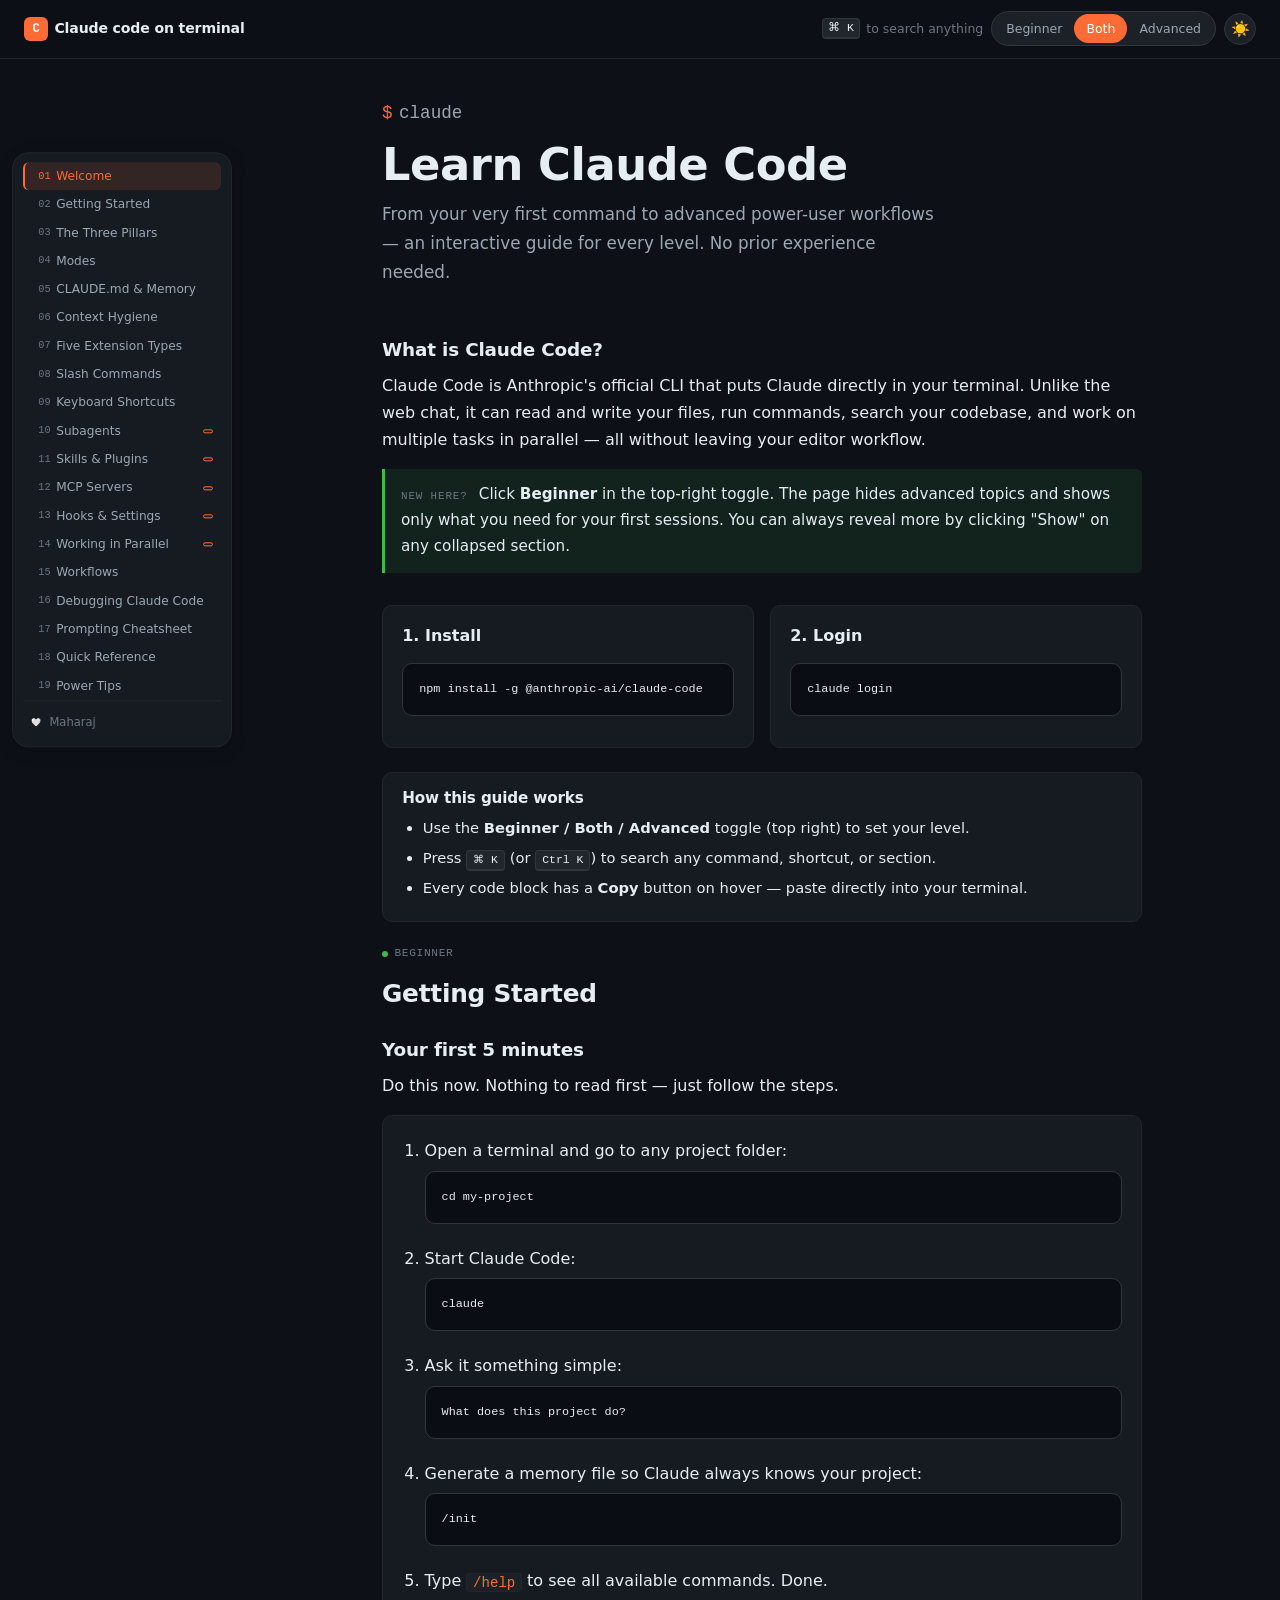
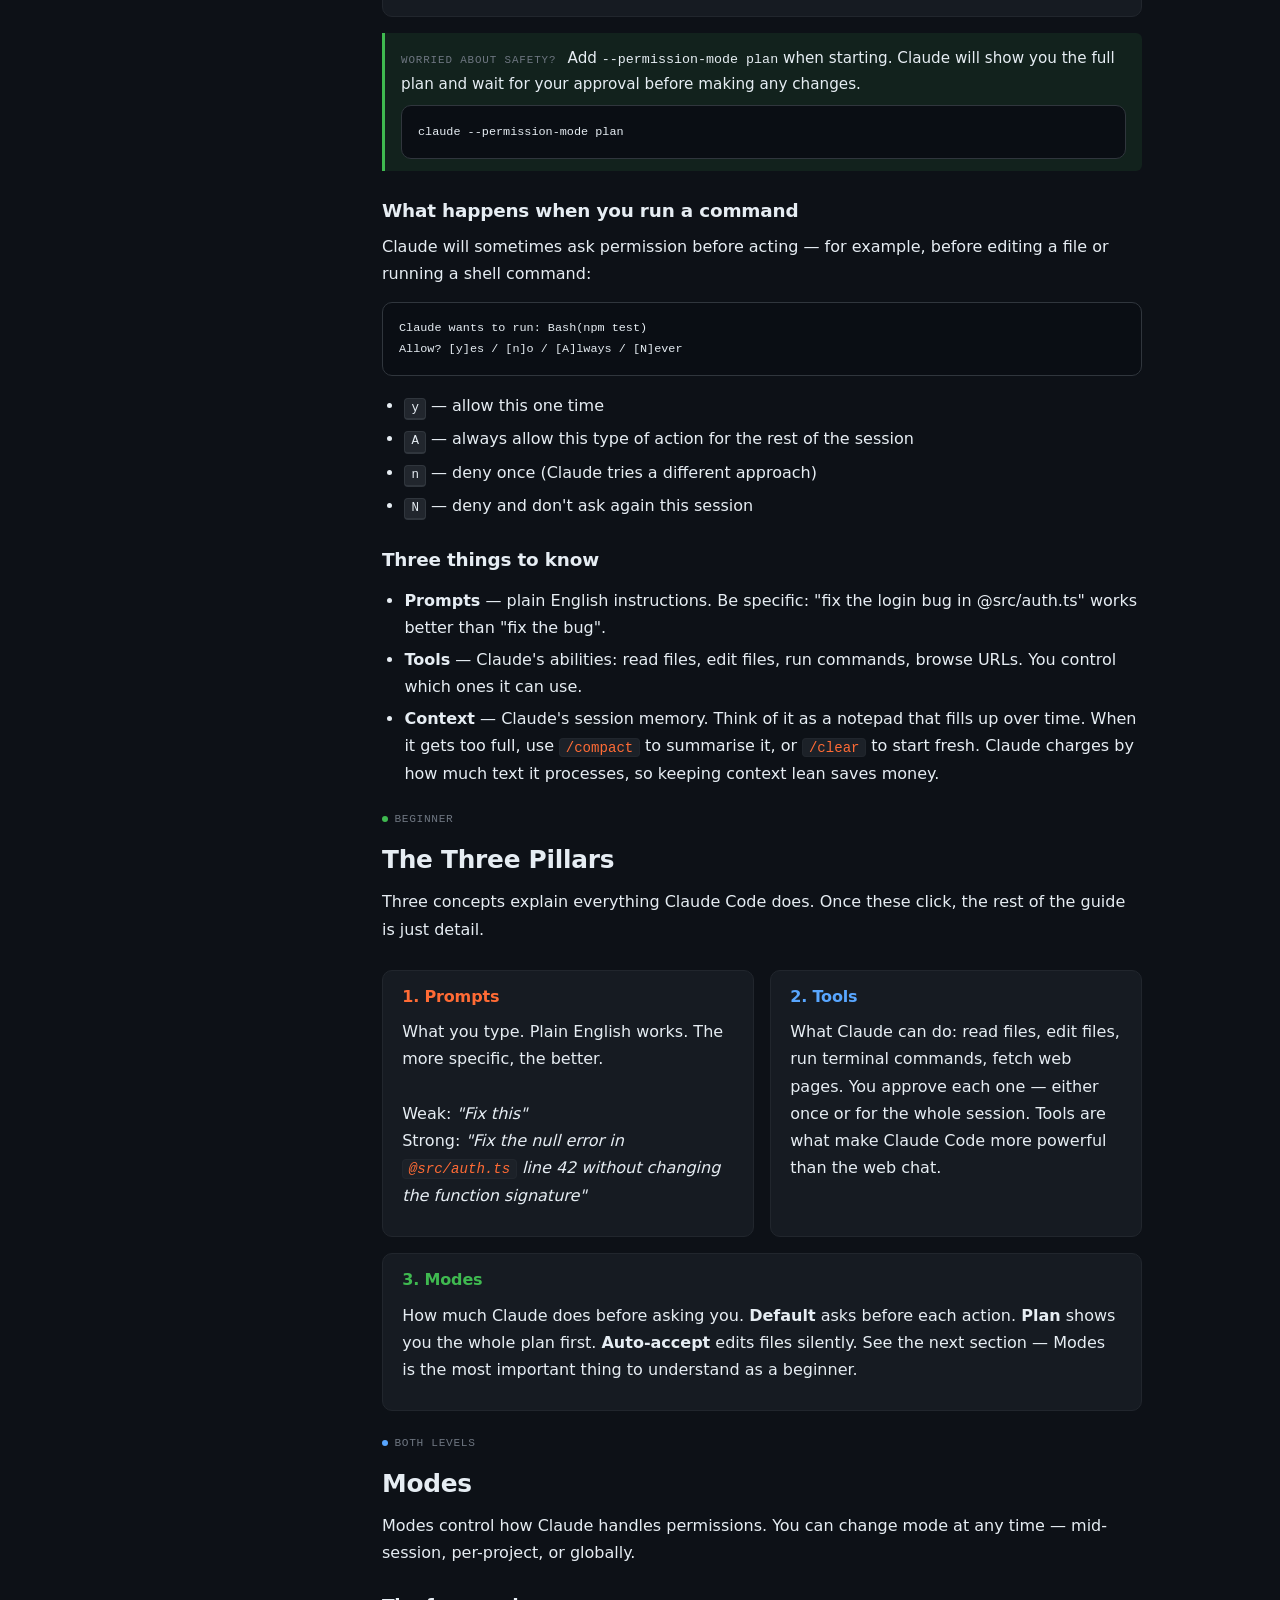
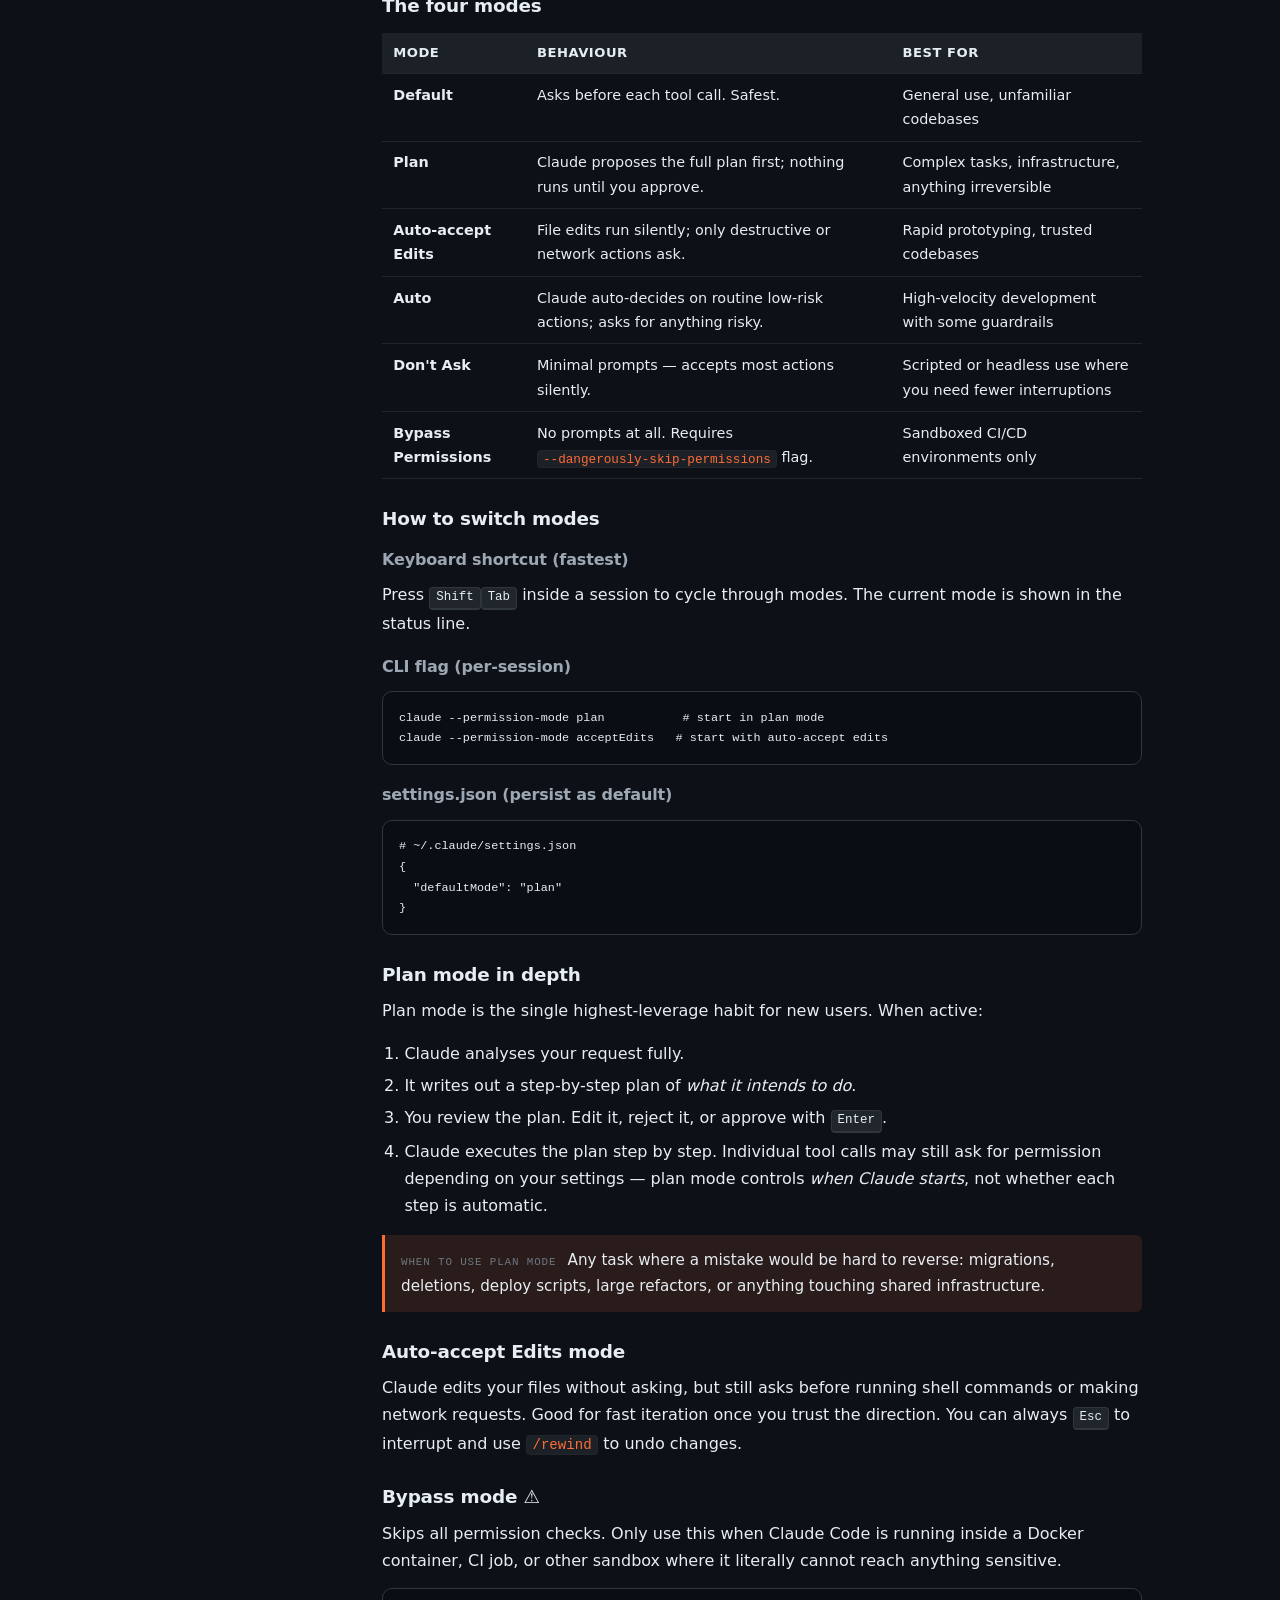
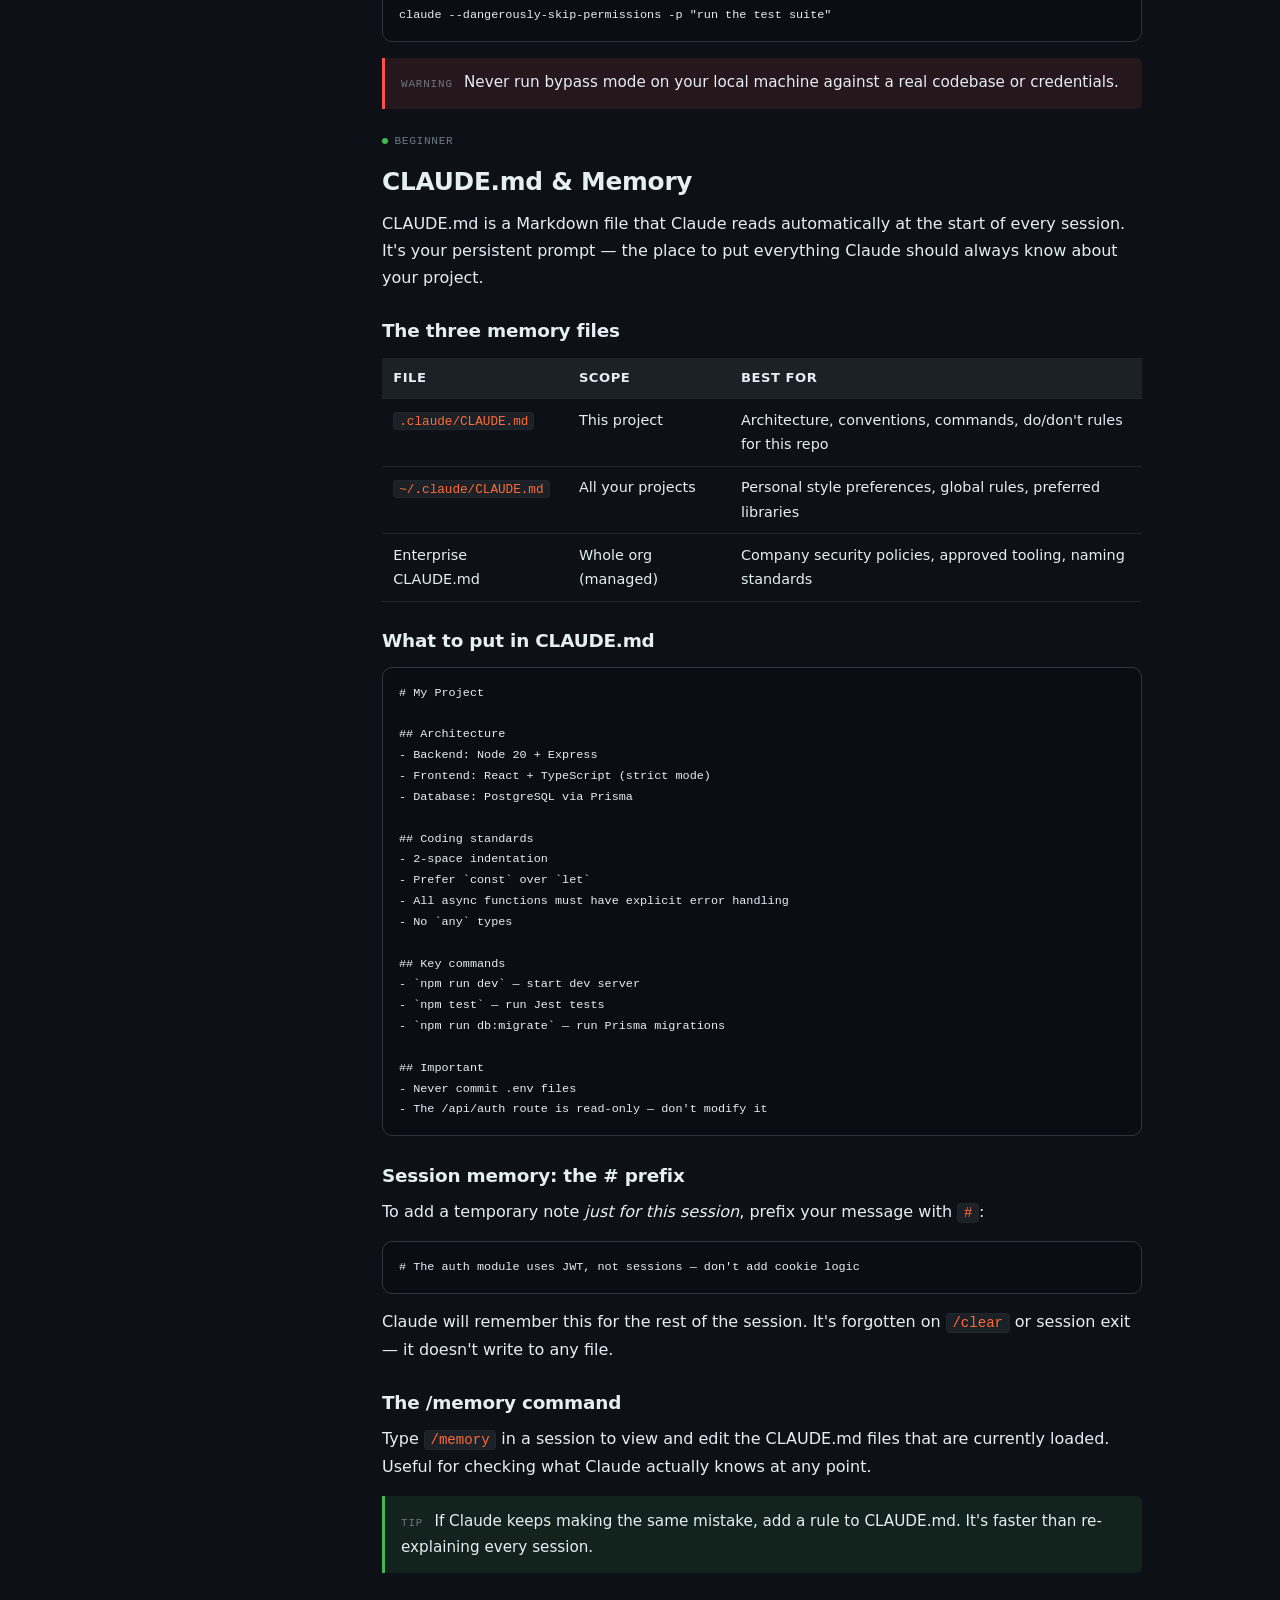
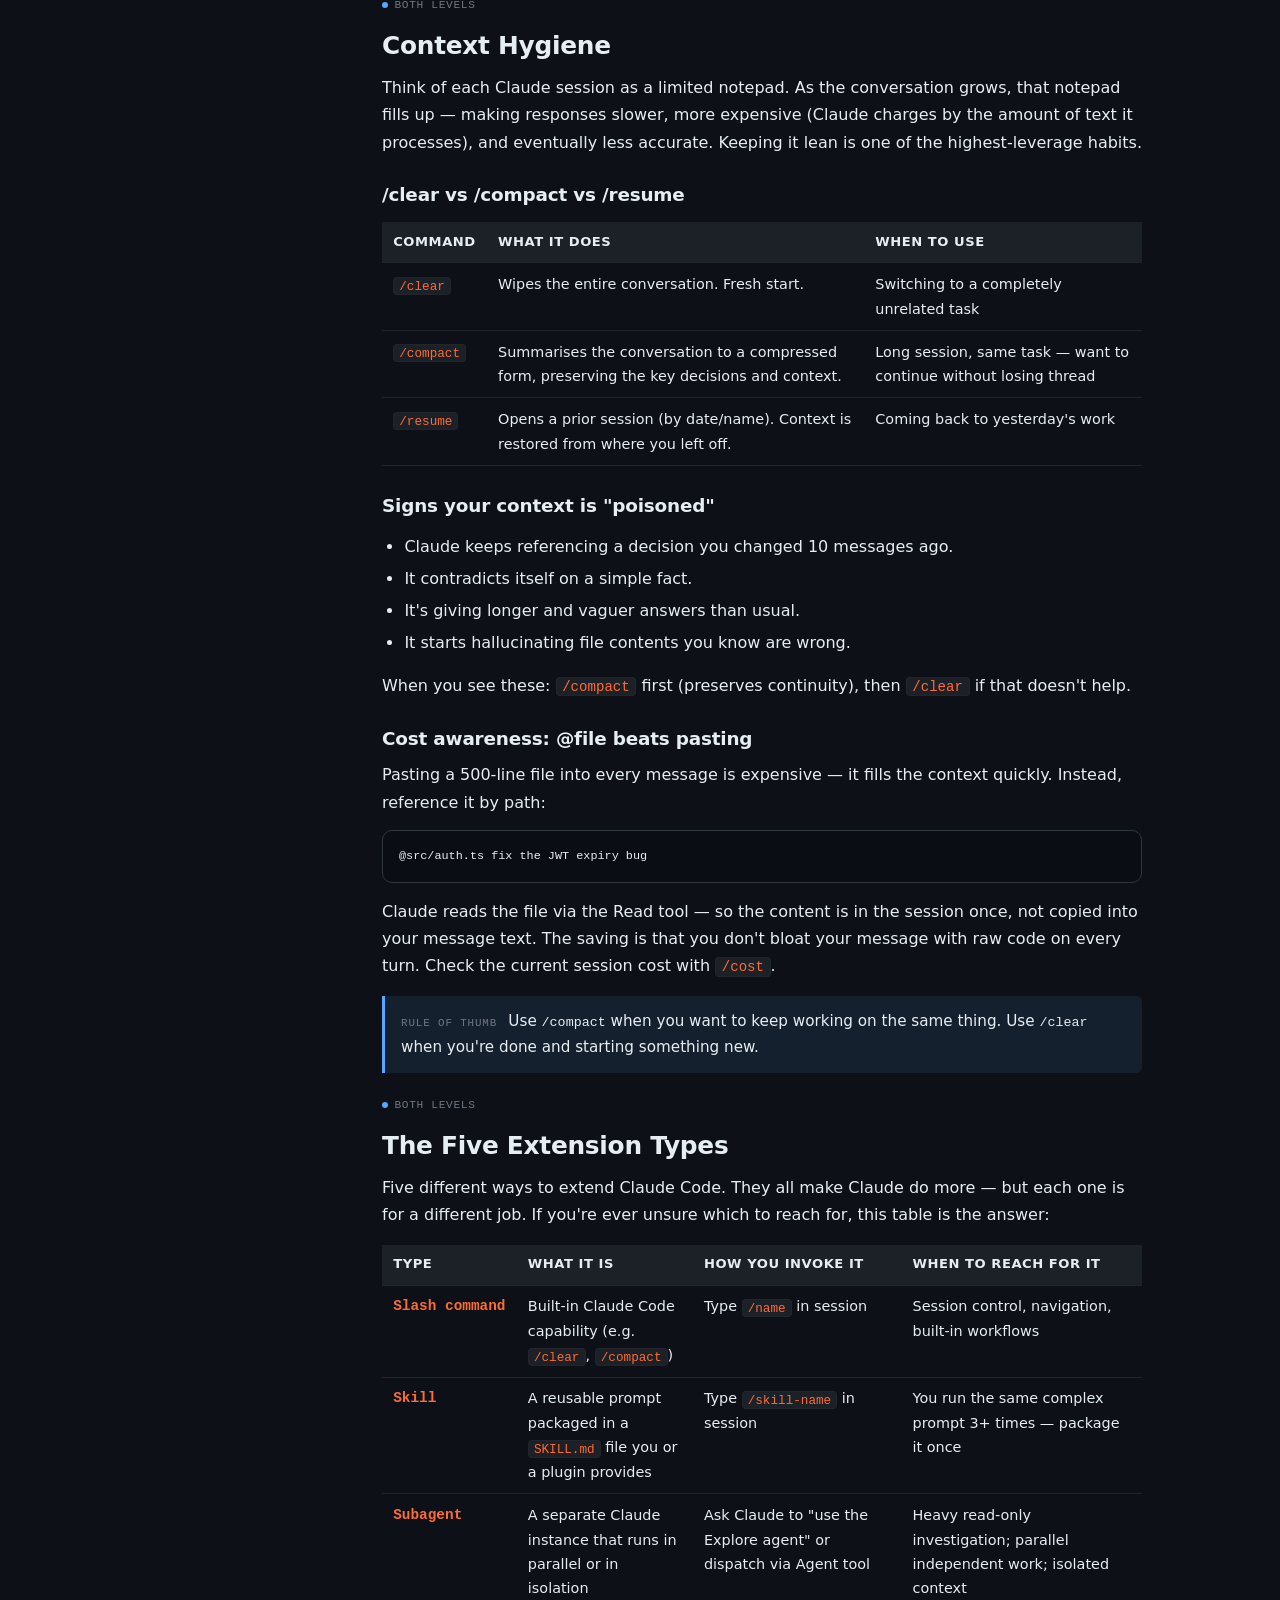
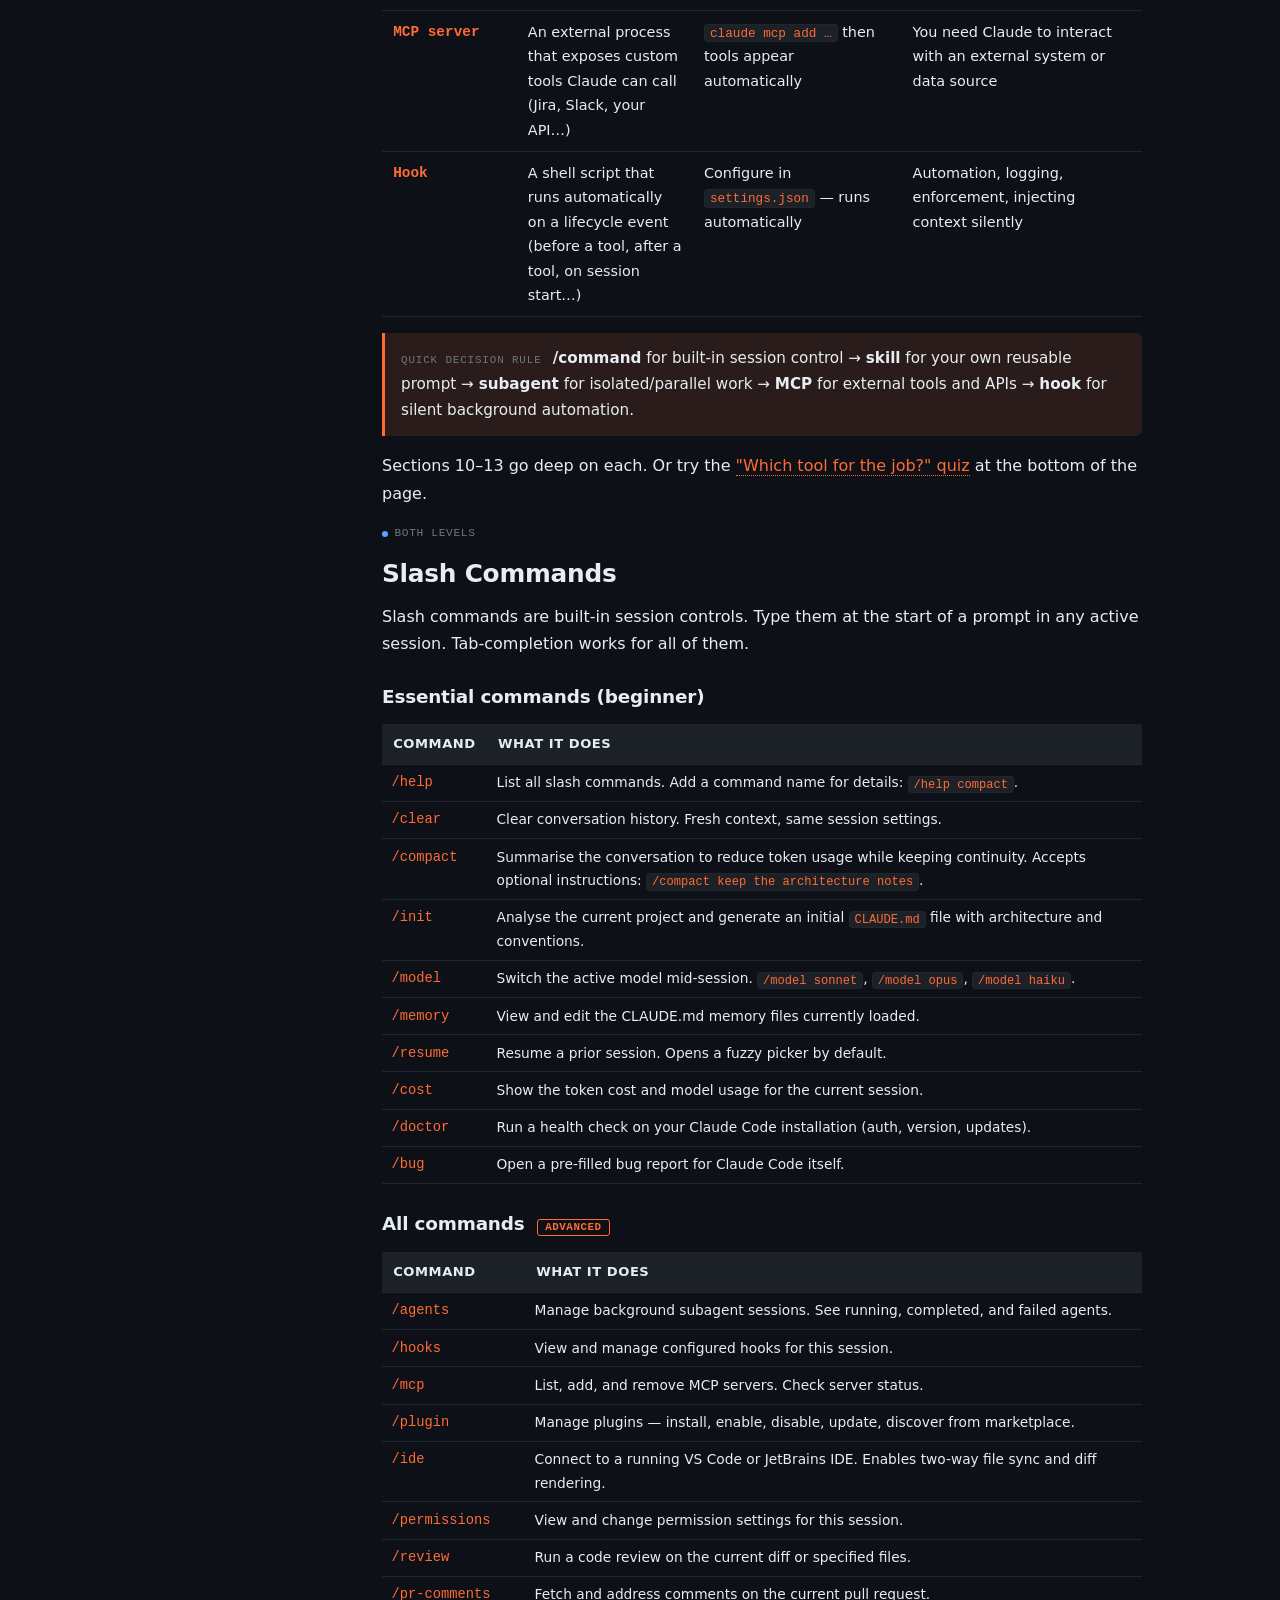
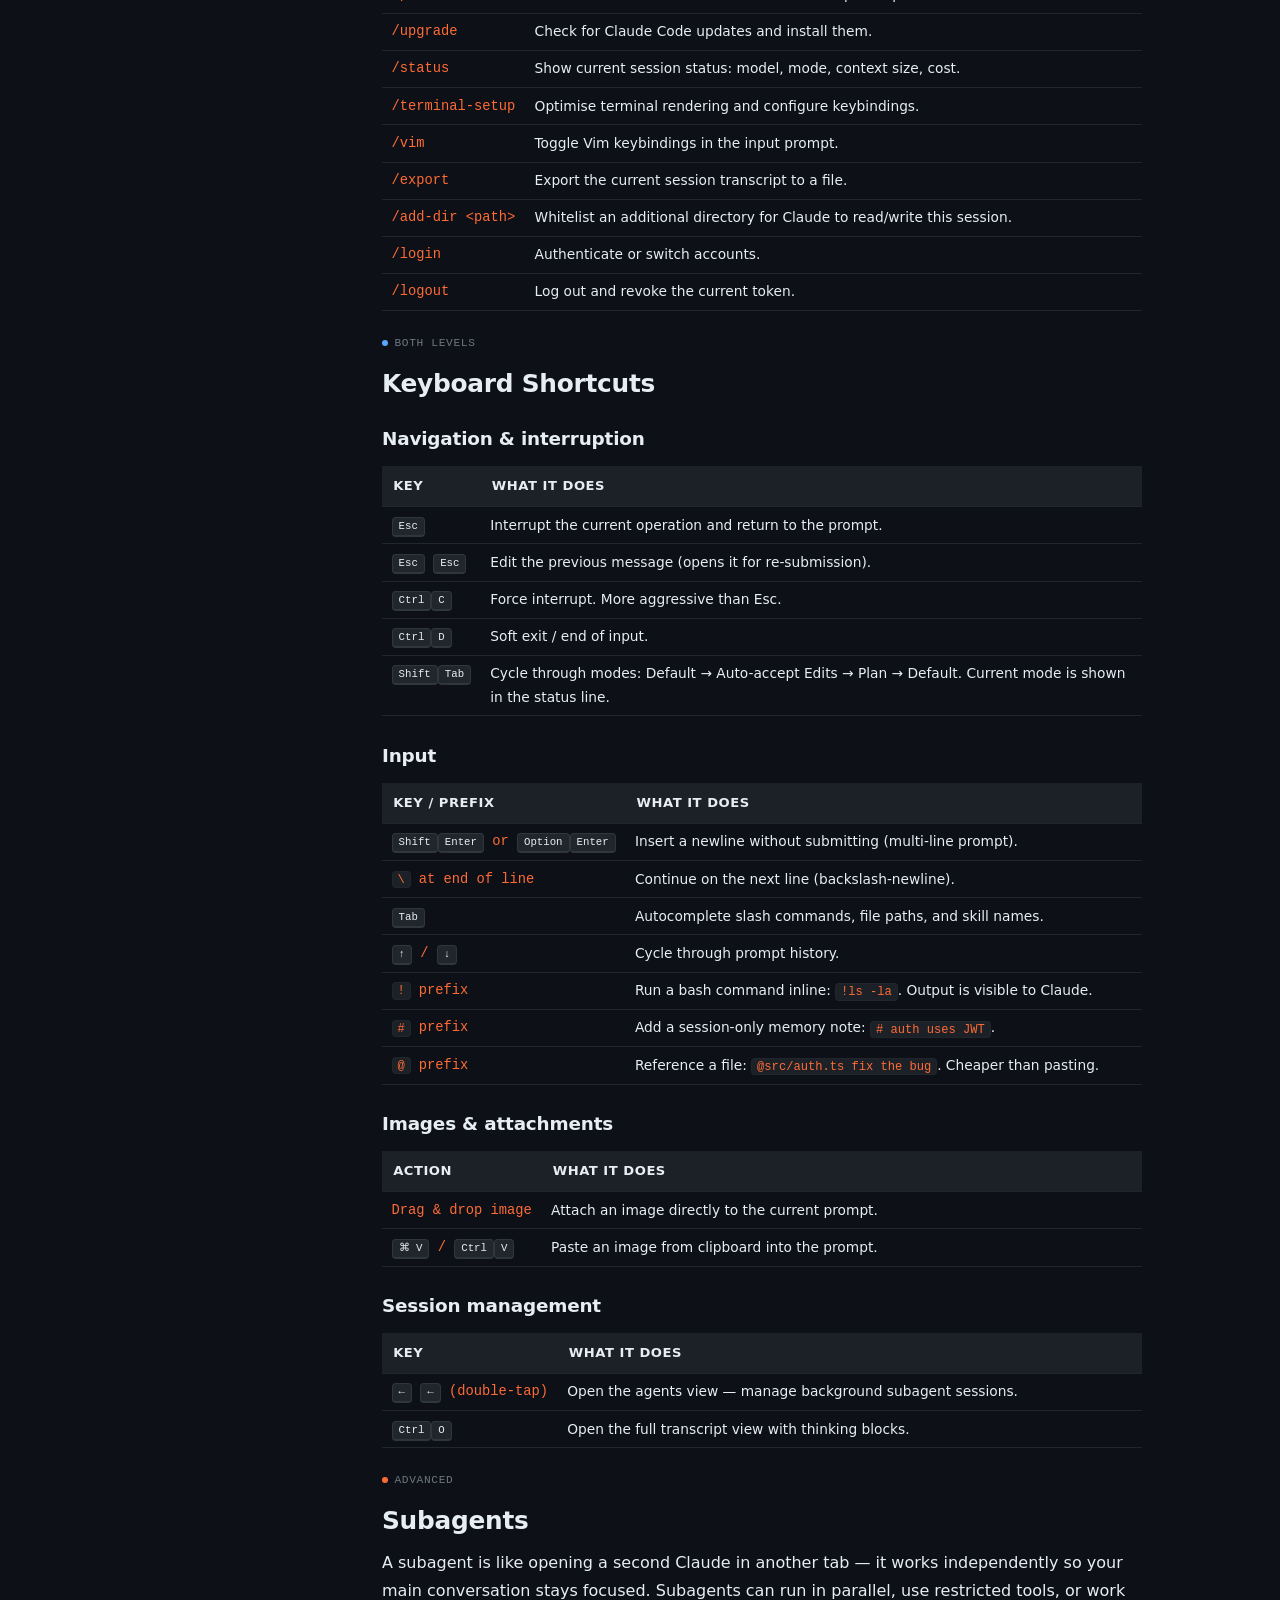
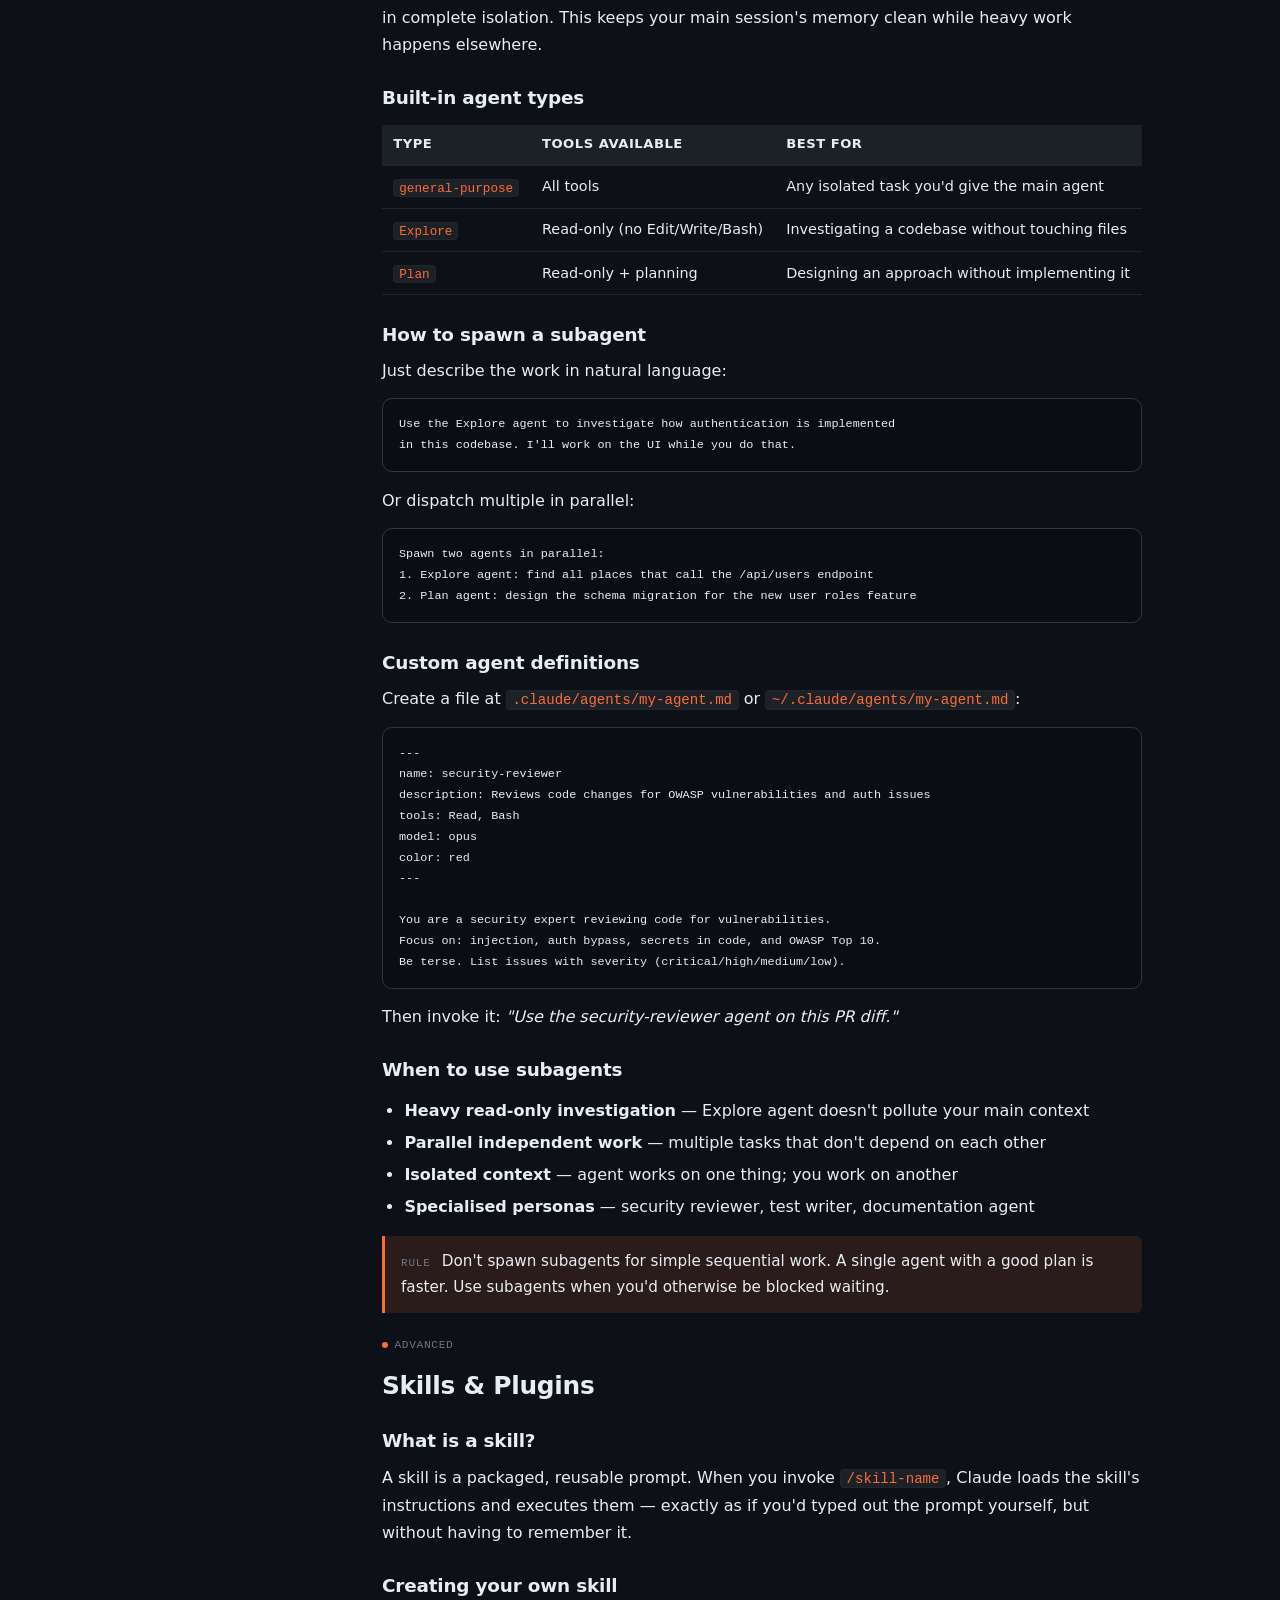
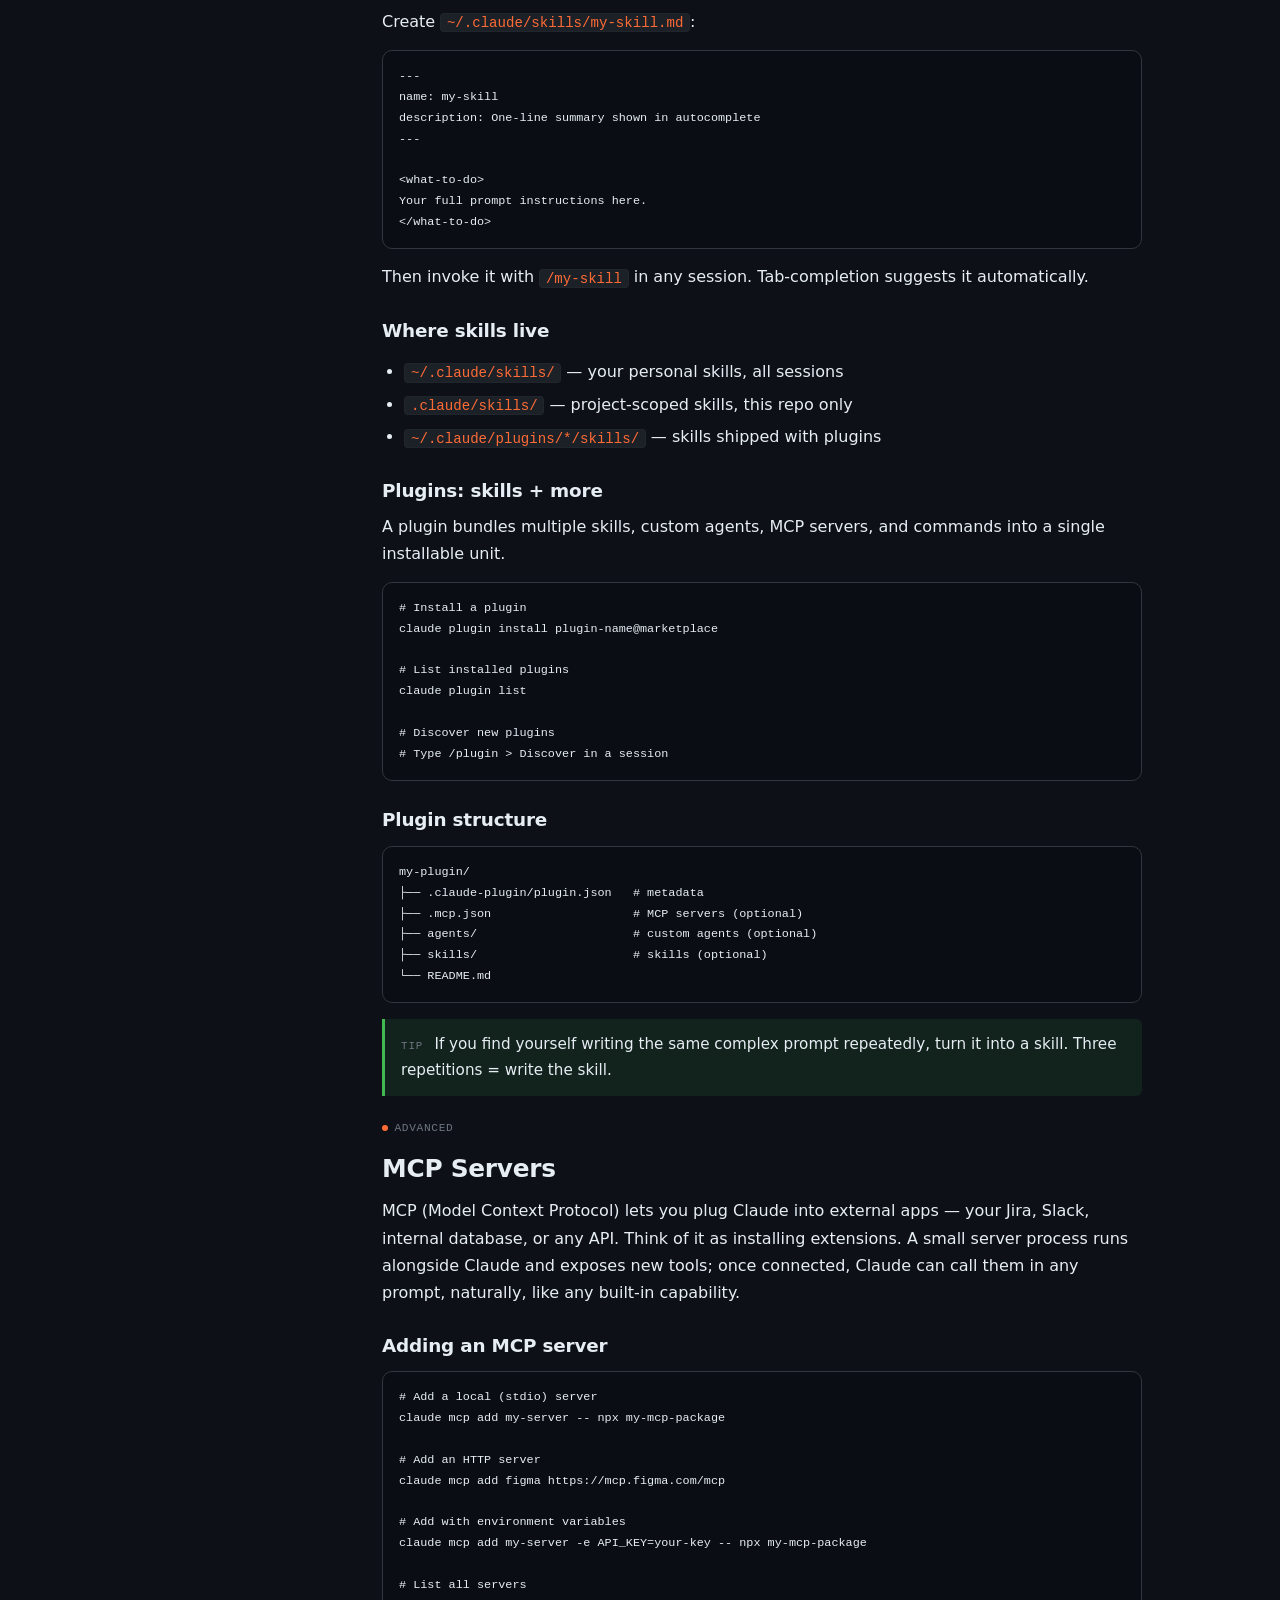
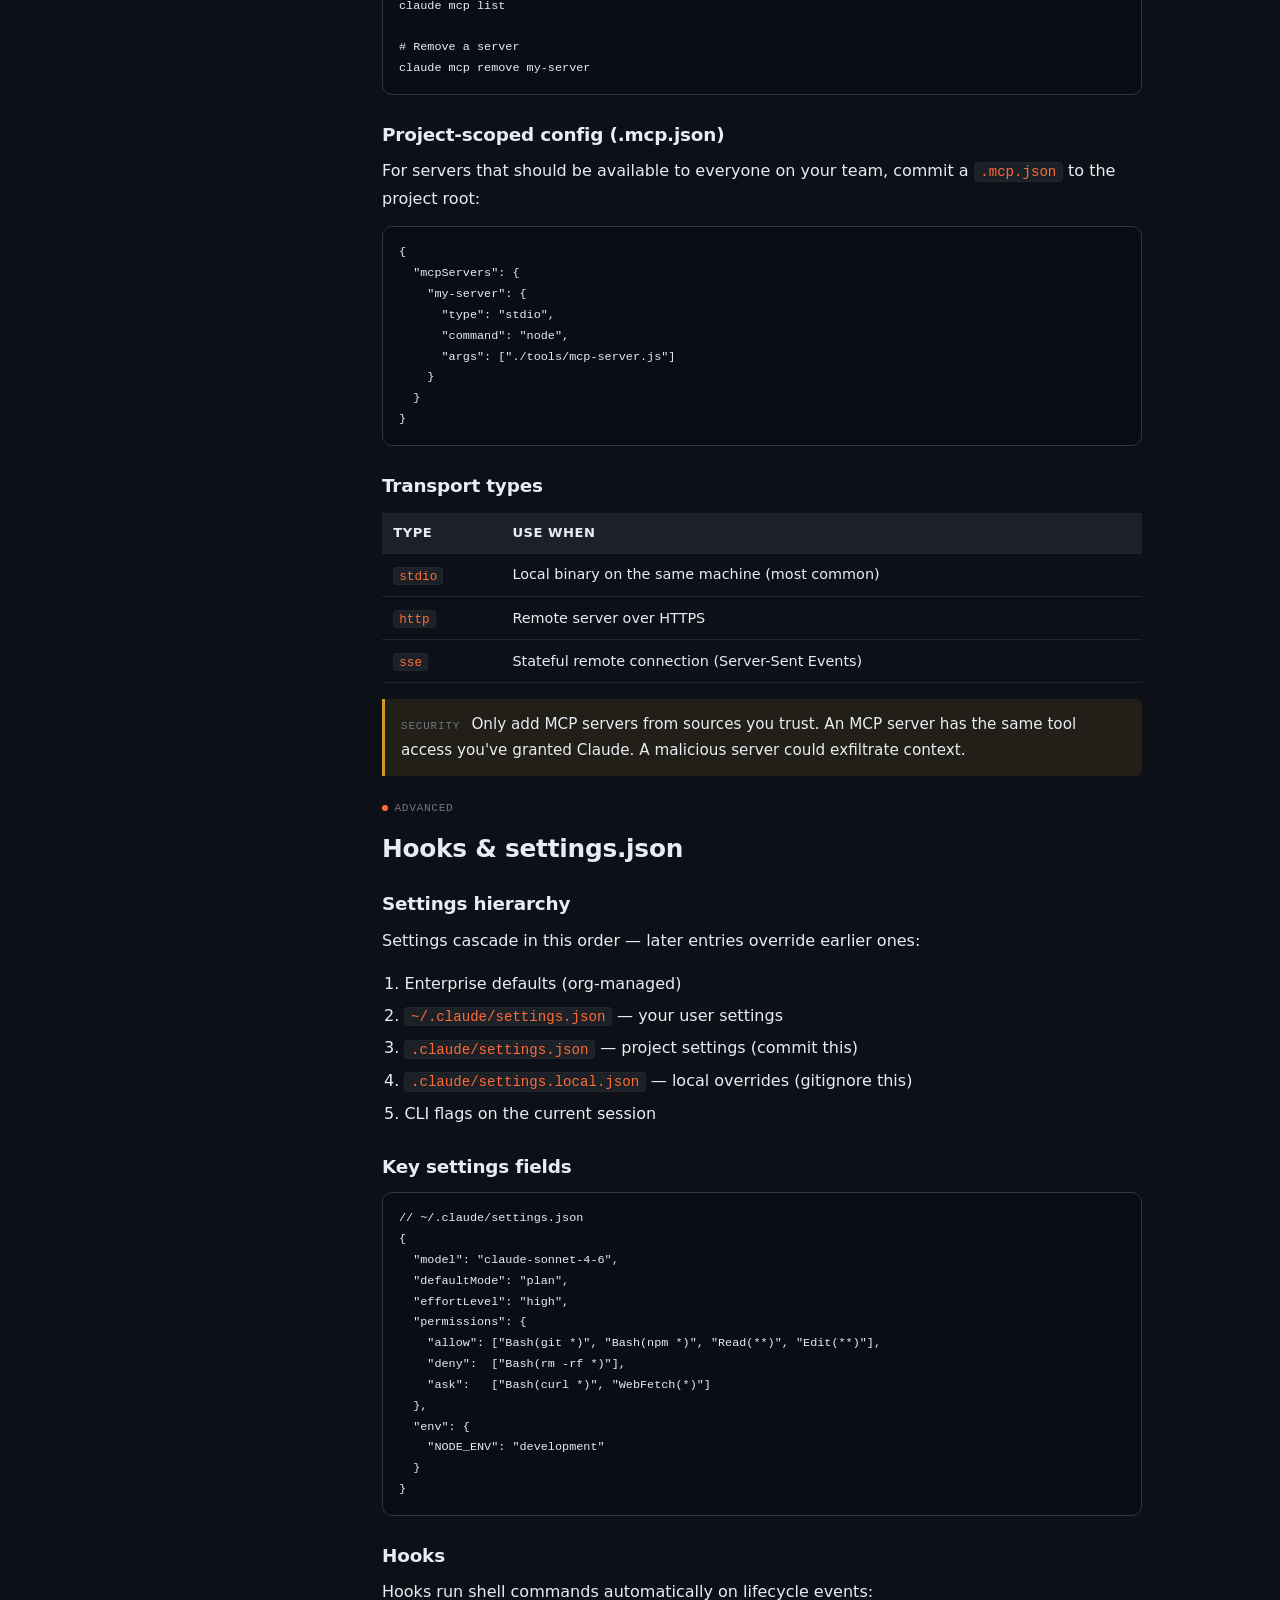
<file: index.html>
<!doctype html>
<html lang="en" data-theme="dark" data-level="both">
<head>
  <meta charset="UTF-8">
  <meta name="viewport" content="width=device-width, initial-scale=1.0">
  <title>Claude Code — Learn it from scratch to power user</title>
  <meta name="description" content="A hands-on guide to Claude Code — the official terminal CLI. Go from first command to advanced multi-agent workflows, with interactive examples.">
  <meta http-equiv="Cache-Control" content="no-cache, no-store, must-revalidate">
  <meta http-equiv="Pragma" content="no-cache">
  <meta http-equiv="Expires" content="0">
  <link rel="stylesheet" href="style.css?v=2025060609">
  <!-- Inline SVG favicon -->
  <link rel="icon" type="image/svg+xml" href="data:image/svg+xml,<svg xmlns='http://www.w3.org/2000/svg' viewBox='0 0 32 32'><rect width='32' height='32' rx='6' fill='%23ff6b35'/><text x='7' y='23' font-family='monospace' font-weight='bold' font-size='18' fill='white'>C</text></svg>">
</head>
<body>
<div class="app">

  <!-- ═══════════════════════════════════════════════════════
       TOP BAR — full width, end to end
  ═══════════════════════════════════════════════════════ -->
  <header class="topbar" role="banner">
    <button class="menu-btn" id="menu-btn" aria-label="Open navigation" aria-expanded="false">☰</button>
    <div class="topbar-brand">
      <div class="sidebar-logo" aria-hidden="true">C</div>
      <span class="topbar-title">Claude code on terminal</span>
    </div>
    <span class="cmdk-hint">
      <kbd>⌘ K</kbd> to search anything
    </span>
    <div class="level-toggle" role="group" aria-label="Audience level">
      <button data-level="beginner" aria-pressed="false">Beginner</button>
      <button data-level="both" aria-pressed="true">Both</button>
      <button data-level="advanced" aria-pressed="false">Advanced</button>
    </div>
    <button class="icon-btn" id="theme-btn" aria-label="Toggle theme" title="Toggle light/dark mode">☀️</button>
  </header>

  <!-- ═══════════════════════════════════════════════════════
       BODY GRID
  ═══════════════════════════════════════════════════════ -->
  <div class="app-body">

    <!-- SIDEBAR (floating, vertically centered) -->
    <aside class="sidebar" role="navigation" aria-label="Page sections">
      <ul class="sidebar-nav" role="list">
        <li><a href="#welcome"><span class="nav-num">01</span> Welcome</a></li>
        <li><a href="#getting-started" data-level="beginner"><span class="nav-num">02</span> Getting Started</a></li>
        <li><a href="#three-pillars" data-level="beginner"><span class="nav-num">03</span> The Three Pillars</a></li>
        <li><a href="#modes"><span class="nav-num">04</span> Modes</a></li>
        <li><a href="#memory" data-level="beginner"><span class="nav-num">05</span> CLAUDE.md &amp; Memory</a></li>
        <li><a href="#context"><span class="nav-num">06</span> Context Hygiene</a></li>
        <li><a href="#extension-types"><span class="nav-num">07</span> Five Extension Types</a></li>
        <li><a href="#slash-commands"><span class="nav-num">08</span> Slash Commands</a></li>
        <li><a href="#shortcuts"><span class="nav-num">09</span> Keyboard Shortcuts</a></li>
        <li><a href="#subagents" data-level="advanced"><span class="nav-num">10</span> Subagents <span class="nav-tag adv">adv</span></a></li>
        <li><a href="#skills" data-level="advanced"><span class="nav-num">11</span> Skills &amp; Plugins <span class="nav-tag adv">adv</span></a></li>
        <li><a href="#mcp" data-level="advanced"><span class="nav-num">12</span> MCP Servers <span class="nav-tag adv">adv</span></a></li>
        <li><a href="#hooks" data-level="advanced"><span class="nav-num">13</span> Hooks &amp; Settings <span class="nav-tag adv">adv</span></a></li>
        <li><a href="#parallel" data-level="advanced"><span class="nav-num">14</span> Working in Parallel <span class="nav-tag adv">adv</span></a></li>
        <li><a href="#workflows"><span class="nav-num">15</span> Workflows</a></li>
        <li><a href="#debugging"><span class="nav-num">16</span> Debugging Claude Code</a></li>
        <li><a href="#cheatsheet"><span class="nav-num">17</span> Prompting Cheatsheet</a></li>
        <li><a href="#reference"><span class="nav-num">18</span> Quick Reference</a></li>
        <li><a href="#power-tips"><span class="nav-num">19</span> Power Tips</a></li>
        <li class="sidebar-credit"><a href="https://www.linkedin.com/in/maharajma/" target="_blank" rel="noopener"><span class="credit-heart">🤍</span><span>Maharaj</span></a></li>
      </ul>
    </aside>

    <div class="main">
      <article class="content">

        <!-- ─────────────────────────────────────────────────
             01  WELCOME
        ───────────────────────────────────────────────── -->
        <section id="welcome" data-level="both">
          <div class="hero">
            <div class="hero-prompt" aria-hidden="true">
              <span class="arrow">$</span>
              <span>claude</span>
            </div>
            <h1 class="hero-title">Learn Claude Code</h1>
            <p class="hero-tagline">
              From your very first command to advanced power-user workflows — an interactive guide for every level. No prior experience needed.
            </p>
          </div>

          <h3>What is Claude Code?</h3>
          <p>Claude Code is Anthropic's official CLI that puts Claude directly in your terminal. Unlike the web chat, it can read and write your files, run commands, search your codebase, and work on multiple tasks in parallel — all without leaving your editor workflow.</p>

          <div class="callout tip">
            <span class="callout-label">New here?</span>
            Click <strong>Beginner</strong> in the top-right toggle. The page hides advanced topics and shows only what you need for your first sessions. You can always reveal more by clicking "Show" on any collapsed section.
          </div>

          <div class="two-col" style="margin-top:1rem">
            <div class="card">
              <strong>1. Install</strong>
              <pre><code>npm install -g @anthropic-ai/claude-code</code></pre>
            </div>
            <div class="card">
              <strong>2. Login</strong>
              <pre><code>claude login</code></pre>
            </div>
          </div>

          <div class="card" style="margin-top:0.5rem">
            <h3 style="margin-top:0;font-size:0.95rem">How this guide works</h3>
            <ul style="margin:0;font-size:0.92rem">
              <li>Use the <strong>Beginner / Both / Advanced</strong> toggle (top right) to set your level.</li>
              <li>Press <kbd>⌘ K</kbd> (or <kbd>Ctrl K</kbd>) to search any command, shortcut, or section.</li>
              <li>Every code block has a <strong>Copy</strong> button on hover — paste directly into your terminal.</li>
            </ul>
          </div>
        </section>

        <!-- ─────────────────────────────────────────────────
             02  GETTING STARTED
        ───────────────────────────────────────────────── -->
        <section id="getting-started" data-level="beginner">
          <div class="section-meta beginner"><span class="pip"></span> Beginner</div>
          <h2>Getting Started</h2>

          <div class="section-body">
            <h3>Your first 5 minutes</h3>
            <p>Do this now. Nothing to read first — just follow the steps.</p>

            <div class="card" style="counter-reset:steps">
              <ol style="margin:0;padding-left:1.4em;display:flex;flex-direction:column;gap:0.7rem">
                <li>Open a terminal and go to any project folder:<br>
                  <pre style="margin:0.4rem 0 0"><code>cd my-project</code></pre>
                </li>
                <li>Start Claude Code:<br>
                  <pre style="margin:0.4rem 0 0"><code>claude</code></pre>
                </li>
                <li>Ask it something simple:<br>
                  <pre style="margin:0.4rem 0 0"><code>What does this project do?</code></pre>
                </li>
                <li>Generate a memory file so Claude always knows your project:<br>
                  <pre style="margin:0.4rem 0 0"><code>/init</code></pre>
                </li>
                <li>Type <code>/help</code> to see all available commands. Done.</li>
              </ol>
            </div>

            <div class="callout tip">
              <span class="callout-label">Worried about safety?</span>
              Add <code>--permission-mode plan</code> when starting. Claude will show you the full plan and wait for your approval before making any changes.
              <pre style="margin:0.5rem 0 0"><code>claude --permission-mode plan</code></pre>
            </div>

            <h3>What happens when you run a command</h3>
            <p>Claude will sometimes ask permission before acting — for example, before editing a file or running a shell command:</p>
            <pre><code>Claude wants to run: Bash(npm test)
Allow? [y]es / [n]o / [A]lways / [N]ever</code></pre>
            <ul>
              <li><kbd>y</kbd> — allow this one time</li>
              <li><kbd>A</kbd> — always allow this type of action for the rest of the session</li>
              <li><kbd>n</kbd> — deny once (Claude tries a different approach)</li>
              <li><kbd>N</kbd> — deny and don't ask again this session</li>
            </ul>

            <h3>Three things to know</h3>
            <ul>
              <li><strong>Prompts</strong> — plain English instructions. Be specific: "fix the login bug in @src/auth.ts" works better than "fix the bug".</li>
              <li><strong>Tools</strong> — Claude's abilities: read files, edit files, run commands, browse URLs. You control which ones it can use.</li>
              <li><strong>Context</strong> — Claude's session memory. Think of it as a notepad that fills up over time. When it gets too full, use <code>/compact</code> to summarise it, or <code>/clear</code> to start fresh. Claude charges by how much text it processes, so keeping context lean saves money.</li>
            </ul>
          </div>
          <div class="level-stub">
            <strong>Getting Started</strong> — install, first session, anatomy of a prompt, permissions. <button class="disclosure">Show</button>
          </div>
        </section>

        <!-- ─────────────────────────────────────────────────
             03  THREE PILLARS
        ───────────────────────────────────────────────── -->
        <section id="three-pillars" data-level="beginner">
          <div class="section-meta beginner"><span class="pip"></span> Beginner</div>
          <h2>The Three Pillars</h2>

          <div class="section-body">
            <p>Three concepts explain everything Claude Code does. Once these click, the rest of the guide is just detail.</p>

            <div class="two-col">
              <div class="card">
                <h4 style="margin-top:0;color:var(--accent)">1. Prompts</h4>
                <p>What you type. Plain English works. The more specific, the better.<br><br>
                Weak: <em>"Fix this"</em><br>
                Strong: <em>"Fix the null error in <code>@src/auth.ts</code> line 42 without changing the function signature"</em></p>
              </div>
              <div class="card">
                <h4 style="margin-top:0;color:var(--blue)">2. Tools</h4>
                <p>What Claude can do: read files, edit files, run terminal commands, fetch web pages. You approve each one — either once or for the whole session. Tools are what make Claude Code more powerful than the web chat.</p>
              </div>
            </div>
            <div class="card" style="margin-top:0">
              <h4 style="margin-top:0;color:var(--green)">3. Modes</h4>
              <p>How much Claude does before asking you. <strong>Default</strong> asks before each action. <strong>Plan</strong> shows you the whole plan first. <strong>Auto-accept</strong> edits files silently. See the next section — Modes is the most important thing to understand as a beginner.</p>
            </div>
          </div>
          <div class="level-stub">
            <strong>The Three Pillars</strong> — prompts, tools, modes: the mental model behind everything. <button class="disclosure">Show</button>
          </div>
        </section>

        <!-- ─────────────────────────────────────────────────
             04  MODES  (fully built — Phase 1 visual proof)
        ───────────────────────────────────────────────── -->
        <section id="modes" data-level="both">
          <div class="section-meta both"><span class="pip"></span> Both levels</div>
          <h2>Modes</h2>

          <div class="section-body">
            <p>Modes control how Claude handles permissions. You can change mode at any time — mid-session, per-project, or globally.</p>

            <h3>The four modes</h3>

            <table>
              <thead>
                <tr>
                  <th>Mode</th>
                  <th>Behaviour</th>
                  <th>Best for</th>
                </tr>
              </thead>
              <tbody>
                <tr>
                  <td><strong>Default</strong></td>
                  <td>Asks before each tool call. Safest.</td>
                  <td>General use, unfamiliar codebases</td>
                </tr>
                <tr>
                  <td><strong>Plan</strong></td>
                  <td>Claude proposes the full plan first; nothing runs until you approve.</td>
                  <td>Complex tasks, infrastructure, anything irreversible</td>
                </tr>
                <tr>
                  <td><strong>Auto-accept Edits</strong></td>
                  <td>File edits run silently; only destructive or network actions ask.</td>
                  <td>Rapid prototyping, trusted codebases</td>
                </tr>
                <tr>
                  <td><strong>Auto</strong></td>
                  <td>Claude auto-decides on routine low-risk actions; asks for anything risky.</td>
                  <td>High-velocity development with some guardrails</td>
                </tr>
                <tr>
                  <td><strong>Don't Ask</strong></td>
                  <td>Minimal prompts — accepts most actions silently.</td>
                  <td>Scripted or headless use where you need fewer interruptions</td>
                </tr>
                <tr>
                  <td><strong>Bypass Permissions</strong></td>
                  <td>No prompts at all. Requires <code>--dangerously-skip-permissions</code> flag.</td>
                  <td>Sandboxed CI/CD environments only</td>
                </tr>
              </tbody>
            </table>

            <h3>How to switch modes</h3>

            <h4>Keyboard shortcut (fastest)</h4>
            <p>Press <kbd>Shift</kbd><kbd>Tab</kbd> inside a session to cycle through modes. The current mode is shown in the status line.</p>

            <h4>CLI flag (per-session)</h4>
            <pre><code>claude --permission-mode plan           # start in plan mode
claude --permission-mode acceptEdits   # start with auto-accept edits</code></pre>

            <h4>settings.json (persist as default)</h4>
            <pre><code># ~/.claude/settings.json
{
  "defaultMode": "plan"
}</code></pre>

            <h3>Plan mode in depth</h3>
            <p>Plan mode is the single highest-leverage habit for new users. When active:</p>
            <ol>
              <li>Claude analyses your request fully.</li>
              <li>It writes out a step-by-step plan of <em>what it intends to do</em>.</li>
              <li>You review the plan. Edit it, reject it, or approve with <kbd>Enter</kbd>.</li>
              <li>Claude executes the plan step by step. Individual tool calls may still ask for permission depending on your settings — plan mode controls <em>when Claude starts</em>, not whether each step is automatic.</li>
            </ol>

            <div class="callout">
              <span class="callout-label">When to use plan mode</span>
              Any task where a mistake would be hard to reverse: migrations, deletions, deploy scripts, large refactors, or anything touching shared infrastructure.
            </div>

            <h3>Auto-accept Edits mode</h3>
            <p>Claude edits your files without asking, but still asks before running shell commands or making network requests. Good for fast iteration once you trust the direction. You can always <kbd>Esc</kbd> to interrupt and use <code>/rewind</code> to undo changes.</p>

            <h3>Bypass mode ⚠</h3>
            <p>Skips all permission checks. Only use this when Claude Code is running inside a Docker container, CI job, or other sandbox where it literally cannot reach anything sensitive.</p>
            <pre><code>claude --dangerously-skip-permissions -p "run the test suite"</code></pre>

            <div class="callout danger">
              <span class="callout-label">Warning</span>
              Never run bypass mode on your local machine against a real codebase or credentials.
            </div>
          </div>
        </section>

        <!-- ─────────────────────────────────────────────────
             05  CLAUDE.MD & MEMORY
        ───────────────────────────────────────────────── -->
        <section id="memory" data-level="beginner">
          <div class="section-meta beginner"><span class="pip"></span> Beginner</div>
          <h2>CLAUDE.md &amp; Memory</h2>

          <div class="section-body">
            <p>CLAUDE.md is a Markdown file that Claude reads automatically at the start of every session. It's your persistent prompt — the place to put everything Claude should always know about your project.</p>

            <h3>The three memory files</h3>
            <table>
              <thead><tr><th>File</th><th>Scope</th><th>Best for</th></tr></thead>
              <tbody>
                <tr>
                  <td><code>.claude/CLAUDE.md</code></td>
                  <td>This project</td>
                  <td>Architecture, conventions, commands, do/don't rules for this repo</td>
                </tr>
                <tr>
                  <td><code>~/.claude/CLAUDE.md</code></td>
                  <td>All your projects</td>
                  <td>Personal style preferences, global rules, preferred libraries</td>
                </tr>
                <tr>
                  <td>Enterprise CLAUDE.md</td>
                  <td>Whole org (managed)</td>
                  <td>Company security policies, approved tooling, naming standards</td>
                </tr>
              </tbody>
            </table>

            <h3>What to put in CLAUDE.md</h3>
            <pre><code># My Project

## Architecture
- Backend: Node 20 + Express
- Frontend: React + TypeScript (strict mode)
- Database: PostgreSQL via Prisma

## Coding standards
- 2-space indentation
- Prefer `const` over `let`
- All async functions must have explicit error handling
- No `any` types

## Key commands
- `npm run dev` — start dev server
- `npm test` — run Jest tests
- `npm run db:migrate` — run Prisma migrations

## Important
- Never commit .env files
- The /api/auth route is read-only — don't modify it</code></pre>

            <h3>Session memory: the # prefix</h3>
            <p>To add a temporary note <em>just for this session</em>, prefix your message with <code>#</code>:</p>
            <pre><code># The auth module uses JWT, not sessions — don't add cookie logic</code></pre>
            <p>Claude will remember this for the rest of the session. It's forgotten on <code>/clear</code> or session exit — it doesn't write to any file.</p>

            <h3>The /memory command</h3>
            <p>Type <code>/memory</code> in a session to view and edit the CLAUDE.md files that are currently loaded. Useful for checking what Claude actually knows at any point.</p>

            <div class="callout tip">
              <span class="callout-label">Tip</span>
              If Claude keeps making the same mistake, add a rule to CLAUDE.md. It's faster than re-explaining every session.
            </div>
          </div>
          <div class="level-stub">
            <strong>CLAUDE.md &amp; Memory</strong> — your persistent prompt, the <code>#</code> shortcut, and <code>/memory</code>. <button class="disclosure">Show</button>
          </div>
        </section>

        <!-- ─────────────────────────────────────────────────
             06  CONTEXT HYGIENE
        ───────────────────────────────────────────────── -->
        <section id="context" data-level="both">
          <div class="section-meta both"><span class="pip"></span> Both levels</div>
          <h2>Context Hygiene</h2>

          <div class="section-body">
            <p>Think of each Claude session as a limited notepad. As the conversation grows, that notepad fills up — making responses slower, more expensive (Claude charges by the amount of text it processes), and eventually less accurate. Keeping it lean is one of the highest-leverage habits.</p>

            <h3>/clear vs /compact vs /resume</h3>
            <table>
              <thead><tr><th>Command</th><th>What it does</th><th>When to use</th></tr></thead>
              <tbody>
                <tr>
                  <td><code>/clear</code></td>
                  <td>Wipes the entire conversation. Fresh start.</td>
                  <td>Switching to a completely unrelated task</td>
                </tr>
                <tr>
                  <td><code>/compact</code></td>
                  <td>Summarises the conversation to a compressed form, preserving the key decisions and context.</td>
                  <td>Long session, same task — want to continue without losing thread</td>
                </tr>
                <tr>
                  <td><code>/resume</code></td>
                  <td>Opens a prior session (by date/name). Context is restored from where you left off.</td>
                  <td>Coming back to yesterday's work</td>
                </tr>
              </tbody>
            </table>

            <h3>Signs your context is "poisoned"</h3>
            <ul>
              <li>Claude keeps referencing a decision you changed 10 messages ago.</li>
              <li>It contradicts itself on a simple fact.</li>
              <li>It's giving longer and vaguer answers than usual.</li>
              <li>It starts hallucinating file contents you know are wrong.</li>
            </ul>
            <p>When you see these: <code>/compact</code> first (preserves continuity), then <code>/clear</code> if that doesn't help.</p>

            <h3>Cost awareness: @file beats pasting</h3>
            <p>Pasting a 500-line file into every message is expensive — it fills the context quickly. Instead, reference it by path:</p>
            <pre><code>@src/auth.ts fix the JWT expiry bug</code></pre>
            <p>Claude reads the file via the Read tool — so the content is in the session once, not copied into your message text. The saving is that you don't bloat your message with raw code on every turn. Check the current session cost with <code>/cost</code>.</p>

            <div class="callout info">
              <span class="callout-label">Rule of thumb</span>
              Use <code>/compact</code> when you want to keep working on the same thing. Use <code>/clear</code> when you're done and starting something new.
            </div>
          </div>
        </section>

        <!-- ─────────────────────────────────────────────────
             07  FIVE EXTENSION TYPES
        ───────────────────────────────────────────────── -->
        <section id="extension-types" data-level="both">
          <div class="section-meta both"><span class="pip"></span> Both levels</div>
          <h2>The Five Extension Types</h2>

          <div class="section-body">
            <p>Five different ways to extend Claude Code. They all make Claude do more — but each one is for a different job. If you're ever unsure which to reach for, this table is the answer:</p>

            <table class="types-table">
              <thead>
                <tr>
                  <th>Type</th>
                  <th>What it is</th>
                  <th>How you invoke it</th>
                  <th>When to reach for it</th>
                </tr>
              </thead>
              <tbody>
                <tr>
                  <td>Slash command</td>
                  <td>Built-in Claude Code capability (e.g. <code>/clear</code>, <code>/compact</code>)</td>
                  <td>Type <code>/name</code> in session</td>
                  <td>Session control, navigation, built-in workflows</td>
                </tr>
                <tr>
                  <td>Skill</td>
                  <td>A reusable prompt packaged in a <code>SKILL.md</code> file you or a plugin provides</td>
                  <td>Type <code>/skill-name</code> in session</td>
                  <td>You run the same complex prompt 3+ times — package it once</td>
                </tr>
                <tr>
                  <td>Subagent</td>
                  <td>A separate Claude instance that runs in parallel or in isolation</td>
                  <td>Ask Claude to "use the Explore agent" or dispatch via Agent tool</td>
                  <td>Heavy read-only investigation; parallel independent work; isolated context</td>
                </tr>
                <tr>
                  <td>MCP server</td>
                  <td>An external process that exposes custom tools Claude can call (Jira, Slack, your API…)</td>
                  <td><code>claude mcp add …</code> then tools appear automatically</td>
                  <td>You need Claude to interact with an external system or data source</td>
                </tr>
                <tr>
                  <td>Hook</td>
                  <td>A shell script that runs automatically on a lifecycle event (before a tool, after a tool, on session start…)</td>
                  <td>Configure in <code>settings.json</code> — runs automatically</td>
                  <td>Automation, logging, enforcement, injecting context silently</td>
                </tr>
              </tbody>
            </table>

            <div class="callout">
              <span class="callout-label">Quick decision rule</span>
              <strong>/command</strong> for built-in session control → <strong>skill</strong> for your own reusable prompt → <strong>subagent</strong> for isolated/parallel work → <strong>MCP</strong> for external tools and APIs → <strong>hook</strong> for silent background automation.
            </div>

            <p>Sections 10–13 go deep on each. Or try the <a href="#quiz-section">"Which tool for the job?" quiz</a> at the bottom of the page.</p>
          </div>
        </section>

        <!-- ─────────────────────────────────────────────────
             08  SLASH COMMANDS
        ───────────────────────────────────────────────── -->
        <section id="slash-commands" data-level="both">
          <div class="section-meta both"><span class="pip"></span> Both levels</div>
          <h2>Slash Commands</h2>

          <div class="section-body">
            <p>Slash commands are built-in session controls. Type them at the start of a prompt in any active session. Tab-completion works for all of them.</p>

            <h3>Essential commands (beginner)</h3>
            <table class="table-compact">
              <thead><tr><th>Command</th><th>What it does</th></tr></thead>
              <tbody>
                <tr data-cmd="/help"><td>/help</td><td class="cmd-desc">List all slash commands. Add a command name for details: <code>/help compact</code>.</td></tr>
                <tr data-cmd="/clear"><td>/clear</td><td class="cmd-desc">Clear conversation history. Fresh context, same session settings.</td></tr>
                <tr data-cmd="/compact"><td>/compact</td><td class="cmd-desc">Summarise the conversation to reduce token usage while keeping continuity. Accepts optional instructions: <code>/compact keep the architecture notes</code>.</td></tr>
                <tr data-cmd="/init"><td>/init</td><td class="cmd-desc">Analyse the current project and generate an initial <code>CLAUDE.md</code> file with architecture and conventions.</td></tr>
                <tr data-cmd="/model"><td>/model</td><td class="cmd-desc">Switch the active model mid-session. <code>/model sonnet</code>, <code>/model opus</code>, <code>/model haiku</code>.</td></tr>
                <tr data-cmd="/memory"><td>/memory</td><td class="cmd-desc">View and edit the CLAUDE.md memory files currently loaded.</td></tr>
                <tr data-cmd="/resume"><td>/resume</td><td class="cmd-desc">Resume a prior session. Opens a fuzzy picker by default.</td></tr>
                <tr data-cmd="/cost"><td>/cost</td><td class="cmd-desc">Show the token cost and model usage for the current session.</td></tr>
                <tr data-cmd="/doctor"><td>/doctor</td><td class="cmd-desc">Run a health check on your Claude Code installation (auth, version, updates).</td></tr>
                <tr data-cmd="/bug"><td>/bug</td><td class="cmd-desc">Open a pre-filled bug report for Claude Code itself.</td></tr>
              </tbody>
            </table>

            <h3 class="adv-section-header">All commands <span class="tag tag-adv">Advanced</span></h3>
            <div class="adv-content" data-beginner-hide>
              <table class="table-compact">
                <thead><tr><th>Command</th><th>What it does</th></tr></thead>
                <tbody>
                  <tr data-cmd="/agents" data-level="advanced"><td>/agents</td><td class="cmd-desc">Manage background subagent sessions. See running, completed, and failed agents.</td></tr>
                  <tr data-cmd="/hooks" data-level="advanced"><td>/hooks</td><td class="cmd-desc">View and manage configured hooks for this session.</td></tr>
                  <tr data-cmd="/mcp" data-level="advanced"><td>/mcp</td><td class="cmd-desc">List, add, and remove MCP servers. Check server status.</td></tr>
                  <tr data-cmd="/plugin" data-level="advanced"><td>/plugin</td><td class="cmd-desc">Manage plugins — install, enable, disable, update, discover from marketplace.</td></tr>
                  <tr data-cmd="/ide" data-level="advanced"><td>/ide</td><td class="cmd-desc">Connect to a running VS Code or JetBrains IDE. Enables two-way file sync and diff rendering.</td></tr>
                  <tr data-cmd="/permissions" data-level="advanced"><td>/permissions</td><td class="cmd-desc">View and change permission settings for this session.</td></tr>
                  <tr data-cmd="/review" data-level="advanced"><td>/review</td><td class="cmd-desc">Run a code review on the current diff or specified files.</td></tr>
                  <tr data-cmd="/pr-comments" data-level="advanced"><td>/pr-comments</td><td class="cmd-desc">Fetch and address comments on the current pull request.</td></tr>
                  <tr data-cmd="/upgrade" data-level="advanced"><td>/upgrade</td><td class="cmd-desc">Check for Claude Code updates and install them.</td></tr>
                  <tr data-cmd="/status" data-level="advanced"><td>/status</td><td class="cmd-desc">Show current session status: model, mode, context size, cost.</td></tr>
                  <tr data-cmd="/terminal-setup" data-level="advanced"><td>/terminal-setup</td><td class="cmd-desc">Optimise terminal rendering and configure keybindings.</td></tr>
                  <tr data-cmd="/vim" data-level="advanced"><td>/vim</td><td class="cmd-desc">Toggle Vim keybindings in the input prompt.</td></tr>
                  <tr data-cmd="/export" data-level="advanced"><td>/export</td><td class="cmd-desc">Export the current session transcript to a file.</td></tr>
                  <tr data-cmd="/add-dir" data-level="advanced"><td>/add-dir &lt;path&gt;</td><td class="cmd-desc">Whitelist an additional directory for Claude to read/write this session.</td></tr>
                  <tr data-cmd="/login" data-level="advanced"><td>/login</td><td class="cmd-desc">Authenticate or switch accounts.</td></tr>
                  <tr data-cmd="/logout" data-level="advanced"><td>/logout</td><td class="cmd-desc">Log out and revoke the current token.</td></tr>
                </tbody>
              </table>
            </div>
          </div>
        </section>

        <!-- ─────────────────────────────────────────────────
             09  KEYBOARD SHORTCUTS
        ───────────────────────────────────────────────── -->
        <section id="shortcuts" data-level="both">
          <div class="section-meta both"><span class="pip"></span> Both levels</div>
          <h2>Keyboard Shortcuts</h2>

          <div class="section-body">
            <h3>Navigation &amp; interruption</h3>
            <table class="table-compact">
              <thead><tr><th>Key</th><th>What it does</th></tr></thead>
              <tbody>
                <tr data-shortcut="Esc"><td><kbd>Esc</kbd></td><td>Interrupt the current operation and return to the prompt.</td></tr>
                <tr data-shortcut="Esc Esc"><td><kbd>Esc</kbd> <kbd>Esc</kbd></td><td>Edit the previous message (opens it for re-submission).</td></tr>
                <tr data-shortcut="Ctrl+C"><td><kbd>Ctrl</kbd><kbd>C</kbd></td><td>Force interrupt. More aggressive than Esc.</td></tr>
                <tr data-shortcut="Ctrl+D"><td><kbd>Ctrl</kbd><kbd>D</kbd></td><td>Soft exit / end of input.</td></tr>
                <tr data-shortcut="Shift+Tab"><td><kbd>Shift</kbd><kbd>Tab</kbd></td><td>Cycle through modes: Default → Auto-accept Edits → Plan → Default. Current mode is shown in the status line.</td></tr>
              </tbody>
            </table>

            <h3>Input</h3>
            <table class="table-compact">
              <thead><tr><th>Key / Prefix</th><th>What it does</th></tr></thead>
              <tbody>
                <tr data-shortcut="Shift+Enter"><td><kbd>Shift</kbd><kbd>Enter</kbd> or <kbd>Option</kbd><kbd>Enter</kbd></td><td>Insert a newline without submitting (multi-line prompt).</td></tr>
                <tr data-shortcut="\ at end"><td><code>\</code> at end of line</td><td>Continue on the next line (backslash-newline).</td></tr>
                <tr data-shortcut="Tab"><td><kbd>Tab</kbd></td><td>Autocomplete slash commands, file paths, and skill names.</td></tr>
                <tr data-shortcut="↑ ↓"><td><kbd>↑</kbd> / <kbd>↓</kbd></td><td>Cycle through prompt history.</td></tr>
                <tr data-shortcut="! prefix"><td><code>!</code> prefix</td><td>Run a bash command inline: <code>!ls -la</code>. Output is visible to Claude.</td></tr>
                <tr data-shortcut="# prefix"><td><code>#</code> prefix</td><td>Add a session-only memory note: <code># auth uses JWT</code>.</td></tr>
                <tr data-shortcut="@ prefix"><td><code>@</code> prefix</td><td>Reference a file: <code>@src/auth.ts fix the bug</code>. Cheaper than pasting.</td></tr>
              </tbody>
            </table>

            <h3>Images &amp; attachments</h3>
            <table class="table-compact">
              <thead><tr><th>Action</th><th>What it does</th></tr></thead>
              <tbody>
                <tr data-shortcut="Drag and drop"><td>Drag &amp; drop image</td><td>Attach an image directly to the current prompt.</td></tr>
                <tr data-shortcut="Paste image"><td><kbd>⌘ V</kbd> / <kbd>Ctrl</kbd><kbd>V</kbd></td><td>Paste an image from clipboard into the prompt.</td></tr>
              </tbody>
            </table>

            <h3>Session management</h3>
            <table class="table-compact">
              <thead><tr><th>Key</th><th>What it does</th></tr></thead>
              <tbody>
                <tr data-shortcut="←←"><td><kbd>←</kbd> <kbd>←</kbd> (double-tap)</td><td>Open the agents view — manage background subagent sessions.</td></tr>
                <tr data-shortcut="Ctrl+O"><td><kbd>Ctrl</kbd><kbd>O</kbd></td><td>Open the full transcript view with thinking blocks.</td></tr>
              </tbody>
            </table>
          </div>
        </section>

        <!-- ─────────────────────────────────────────────────
             10  SUBAGENTS
        ───────────────────────────────────────────────── -->
        <section id="subagents" data-level="advanced">
          <div class="section-meta advanced"><span class="pip"></span> Advanced</div>
          <h2>Subagents</h2>

          <div class="section-body">
            <p>A subagent is like opening a second Claude in another tab — it works independently so your main conversation stays focused. Subagents can run in parallel, use restricted tools, or work in complete isolation. This keeps your main session's memory clean while heavy work happens elsewhere.</p>

            <h3>Built-in agent types</h3>
            <table>
              <thead><tr><th>Type</th><th>Tools available</th><th>Best for</th></tr></thead>
              <tbody>
                <tr>
                  <td><code>general-purpose</code></td>
                  <td>All tools</td>
                  <td>Any isolated task you'd give the main agent</td>
                </tr>
                <tr>
                  <td><code>Explore</code></td>
                  <td>Read-only (no Edit/Write/Bash)</td>
                  <td>Investigating a codebase without touching files</td>
                </tr>
                <tr>
                  <td><code>Plan</code></td>
                  <td>Read-only + planning</td>
                  <td>Designing an approach without implementing it</td>
                </tr>
              </tbody>
            </table>

            <h3>How to spawn a subagent</h3>
            <p>Just describe the work in natural language:</p>
            <pre><code>Use the Explore agent to investigate how authentication is implemented
in this codebase. I'll work on the UI while you do that.</code></pre>
            <p>Or dispatch multiple in parallel:</p>
            <pre><code>Spawn two agents in parallel:
1. Explore agent: find all places that call the /api/users endpoint
2. Plan agent: design the schema migration for the new user roles feature</code></pre>

            <h3>Custom agent definitions</h3>
            <p>Create a file at <code>.claude/agents/my-agent.md</code> or <code>~/.claude/agents/my-agent.md</code>:</p>
            <pre><code>---
name: security-reviewer
description: Reviews code changes for OWASP vulnerabilities and auth issues
tools: Read, Bash
model: opus
color: red
---

You are a security expert reviewing code for vulnerabilities.
Focus on: injection, auth bypass, secrets in code, and OWASP Top 10.
Be terse. List issues with severity (critical/high/medium/low).</code></pre>
            <p>Then invoke it: <em>"Use the security-reviewer agent on this PR diff."</em></p>

            <h3>When to use subagents</h3>
            <ul>
              <li><strong>Heavy read-only investigation</strong> — Explore agent doesn't pollute your main context</li>
              <li><strong>Parallel independent work</strong> — multiple tasks that don't depend on each other</li>
              <li><strong>Isolated context</strong> — agent works on one thing; you work on another</li>
              <li><strong>Specialised personas</strong> — security reviewer, test writer, documentation agent</li>
            </ul>

            <div class="callout">
              <span class="callout-label">Rule</span>
              Don't spawn subagents for simple sequential work. A single agent with a good plan is faster. Use subagents when you'd otherwise be blocked waiting.
            </div>
          </div>
          <div class="level-stub">
            <strong>Subagents</strong> — parallel Claude instances for isolated or concurrent work. <button class="disclosure">Show advanced</button>
          </div>
        </section>

        <!-- ─────────────────────────────────────────────────
             11  SKILLS & PLUGINS
        ───────────────────────────────────────────────── -->
        <section id="skills" data-level="advanced">
          <div class="section-meta advanced"><span class="pip"></span> Advanced</div>
          <h2>Skills &amp; Plugins</h2>

          <div class="section-body">
            <h3>What is a skill?</h3>
            <p>A skill is a packaged, reusable prompt. When you invoke <code>/skill-name</code>, Claude loads the skill's instructions and executes them — exactly as if you'd typed out the prompt yourself, but without having to remember it.</p>

            <h3>Creating your own skill</h3>
            <p>Create <code>~/.claude/skills/my-skill.md</code>:</p>
            <pre><code>---
name: my-skill
description: One-line summary shown in autocomplete
---

&lt;what-to-do&gt;
Your full prompt instructions here.
&lt;/what-to-do&gt;</code></pre>
            <p>Then invoke it with <code>/my-skill</code> in any session. Tab-completion suggests it automatically.</p>

            <h3>Where skills live</h3>
            <ul>
              <li><code>~/.claude/skills/</code> — your personal skills, all sessions</li>
              <li><code>.claude/skills/</code> — project-scoped skills, this repo only</li>
              <li><code>~/.claude/plugins/*/skills/</code> — skills shipped with plugins</li>
            </ul>

            <h3>Plugins: skills + more</h3>
            <p>A plugin bundles multiple skills, custom agents, MCP servers, and commands into a single installable unit.</p>
            <pre><code># Install a plugin
claude plugin install plugin-name@marketplace

# List installed plugins
claude plugin list

# Discover new plugins
# Type /plugin > Discover in a session</code></pre>

            <h3>Plugin structure</h3>
            <pre><code>my-plugin/
├── .claude-plugin/plugin.json   # metadata
├── .mcp.json                    # MCP servers (optional)
├── agents/                      # custom agents (optional)
├── skills/                      # skills (optional)
└── README.md</code></pre>

            <div class="callout tip">
              <span class="callout-label">Tip</span>
              If you find yourself writing the same complex prompt repeatedly, turn it into a skill. Three repetitions = write the skill.
            </div>
          </div>
          <div class="level-stub">
            <strong>Skills &amp; Plugins</strong> — packageable prompts you invoke with <code>/skill-name</code>. <button class="disclosure">Show advanced</button>
          </div>
        </section>

        <!-- ─────────────────────────────────────────────────
             12  MCP SERVERS
        ───────────────────────────────────────────────── -->
        <section id="mcp" data-level="advanced">
          <div class="section-meta advanced"><span class="pip"></span> Advanced</div>
          <h2>MCP Servers</h2>

          <div class="section-body">
            <p>MCP (Model Context Protocol) lets you plug Claude into external apps — your Jira, Slack, internal database, or any API. Think of it as installing extensions. A small server process runs alongside Claude and exposes new tools; once connected, Claude can call them in any prompt, naturally, like any built-in capability.</p>

            <h3>Adding an MCP server</h3>
            <pre><code># Add a local (stdio) server
claude mcp add my-server -- npx my-mcp-package

# Add an HTTP server
claude mcp add figma https://mcp.figma.com/mcp

# Add with environment variables
claude mcp add my-server -e API_KEY=your-key -- npx my-mcp-package

# List all servers
claude mcp list

# Remove a server
claude mcp remove my-server</code></pre>

            <h3>Project-scoped config (.mcp.json)</h3>
            <p>For servers that should be available to everyone on your team, commit a <code>.mcp.json</code> to the project root:</p>
            <pre><code>{
  "mcpServers": {
    "my-server": {
      "type": "stdio",
      "command": "node",
      "args": ["./tools/mcp-server.js"]
    }
  }
}</code></pre>

            <h3>Transport types</h3>
            <table>
              <thead><tr><th>Type</th><th>Use when</th></tr></thead>
              <tbody>
                <tr><td><code>stdio</code></td><td>Local binary on the same machine (most common)</td></tr>
                <tr><td><code>http</code></td><td>Remote server over HTTPS</td></tr>
                <tr><td><code>sse</code></td><td>Stateful remote connection (Server-Sent Events)</td></tr>
              </tbody>
            </table>

            <div class="callout warning">
              <span class="callout-label">Security</span>
              Only add MCP servers from sources you trust. An MCP server has the same tool access you've granted Claude. A malicious server could exfiltrate context.
            </div>
          </div>
          <div class="level-stub">
            <strong>MCP Servers</strong> — connect Claude to external tools (Jira, Slack, custom APIs). <button class="disclosure">Show advanced</button>
          </div>
        </section>

        <!-- ─────────────────────────────────────────────────
             13  HOOKS & SETTINGS
        ───────────────────────────────────────────────── -->
        <section id="hooks" data-level="advanced">
          <div class="section-meta advanced"><span class="pip"></span> Advanced</div>
          <h2>Hooks &amp; settings.json</h2>

          <div class="section-body">
            <h3>Settings hierarchy</h3>
            <p>Settings cascade in this order — later entries override earlier ones:</p>
            <ol>
              <li>Enterprise defaults (org-managed)</li>
              <li><code>~/.claude/settings.json</code> — your user settings</li>
              <li><code>.claude/settings.json</code> — project settings (commit this)</li>
              <li><code>.claude/settings.local.json</code> — local overrides (gitignore this)</li>
              <li>CLI flags on the current session</li>
            </ol>

            <h3>Key settings fields</h3>
            <pre><code>// ~/.claude/settings.json
{
  "model": "claude-sonnet-4-6",
  "defaultMode": "plan",
  "effortLevel": "high",
  "permissions": {
    "allow": ["Bash(git *)", "Bash(npm *)", "Read(**)", "Edit(**)"],
    "deny":  ["Bash(rm -rf *)"],
    "ask":   ["Bash(curl *)", "WebFetch(*)"]
  },
  "env": {
    "NODE_ENV": "development"
  }
}</code></pre>

            <h3>Hooks</h3>
            <p>Hooks run shell commands automatically on lifecycle events:</p>
            <table>
              <thead><tr><th>Event</th><th>Fires when</th></tr></thead>
              <tbody>
                <tr><td><code>PreToolUse</code></td><td>Before any tool runs</td></tr>
                <tr><td><code>PostToolUse</code></td><td>After a tool succeeds</td></tr>
                <tr><td><code>PostToolUseFailure</code></td><td>After a tool fails</td></tr>
                <tr><td><code>UserPromptSubmit</code></td><td>When you submit a prompt</td></tr>
                <tr><td><code>SessionStart</code></td><td>When a session begins</td></tr>
                <tr><td><code>SessionEnd</code></td><td>When a session ends</td></tr>
                <tr><td><code>Stop</code></td><td>When you press Esc</td></tr>
                <tr><td><code>SubagentStop</code></td><td>When a subagent finishes</td></tr>
              </tbody>
            </table>

            <h4>Example 1: log every bash command Claude runs</h4>
            <pre><code>// ~/.claude/settings.json
{
  "hooks": {
    "PostToolUse": [
      {
        "matcher": "Bash",
        "hooks": [{
          "type": "command",
          "command": "echo \"$(date): $CLAUDE_TOOL_INPUT\" >> ~/claude-bash.log"
        }]
      }
    ]
  }
}</code></pre>
            <p>The hook receives tool information via environment variables (<code>CLAUDE_TOOL_INPUT</code>, <code>CLAUDE_TOOL_OUTPUT</code>, etc.) and can log, validate, or block based on them. A non-zero exit code from the hook blocks the tool call.</p>

            <h4>Example 2: inject current git branch into every prompt</h4>
            <pre><code>// ~/.claude/settings.json — UserPromptSubmit hook
{
  "hooks": {
    "UserPromptSubmit": [
      {
        "matcher": "",
        "hooks": [{
          "type": "command",
          "command": "echo \"Current branch: $(git branch --show-current 2>/dev/null || echo 'not a git repo')\""
        }]
      }
    ]
  }
}</code></pre>
            <p>Text written to stdout by a <code>UserPromptSubmit</code> hook is prepended to the user's prompt as context — so Claude automatically knows the current branch without you typing it.</p>

            <div class="callout info">
              <span class="callout-label">Note</span>
              Hook environment variables and exact stdin/stdout behaviour may vary across Claude Code versions. Check <code>claude --help</code> or the official docs for the current spec before building complex hooks.
            </div>
          </div>
          <div class="level-stub">
            <strong>Hooks &amp; settings.json</strong> — automate events, configure permissions, inject context. <button class="disclosure">Show advanced</button>
          </div>
        </section>

        <!-- ─────────────────────────────────────────────────
             14  WORKING IN PARALLEL
        ───────────────────────────────────────────────── -->
        <section id="parallel" data-level="advanced">
          <div class="section-meta advanced"><span class="pip"></span> Advanced</div>
          <h2>Working in Parallel</h2>

          <div class="section-body">
            <p>The "3–4 terminal tabs" pattern you've seen online is real, but most people using it are doing it wrong. Here's the exact model and when to use it.</p>

            <h3>First: do you actually need multiple tabs?</h3>
            <p>A single Claude session dispatching parallel subagents is correct <em>most of the time</em>. You only need multiple terminal tabs when:</p>
            <ul>
              <li><strong>Human attention is split</strong> — you want to review/steer one task while another runs</li>
              <li><strong>Branches diverge</strong> — you're working on two features that shouldn't share file state</li>
              <li><strong>Long-running background tasks</strong> — a test suite, a build, or a migration that shouldn't block your foreground session</li>
            </ul>

            <h3>The anti-pattern: 4 tabs on the same files</h3>
            <div class="callout danger">
              <span class="callout-label">Anti-pattern</span>
              Four Claude sessions all editing overlapping files = merge conflicts, lost changes, and inconsistent context. Don't do this.
            </div>

            <h3>The correct pattern: git worktrees</h3>
            <p>Each tab works in its own <strong>git worktree</strong> — a separate checkout of the repo on a separate branch. File changes are isolated. Claude sessions have separate <code>.claude/</code> state.</p>
            <pre><code># Main checkout — feature A
cd ~/projects/my-app          # Tab 1: claude here

# Create worktree for feature B on its own branch
git worktree add ../my-app-feat-b feat-b-branch
cd ../my-app-feat-b           # Tab 2: claude here

# Both run in parallel with no file conflicts</code></pre>

            <h3>The canonical 3-tab pattern</h3>

            <div class="ascii">╔══════════════════════════════════════════════════════════════╗
║             CANONICAL MULTI-TAB WORKFLOW                     ║
╠══════════════════════════════════════════════════════════════╣
║                                                              ║
║  <span class="hl">TAB 1 — Driver (main checkout)</span>                               ║
║  • Plan mode                                                 ║
║  • Review output from other tabs                             ║
║  • Steer direction, approve plans                            ║
║                                                              ║
║  <span class="hl">TAB 2 — Implementer (git worktree, feature branch)</span>           ║
║  • Auto-accept edits mode                                    ║
║  • Executes the plan from Tab 1                              ║
║  • File changes isolated to this worktree                    ║
║                                                              ║
║  <span class="hl">TAB 3 — Reviewer / Tester (same or separate worktree)</span>        ║
║  • Default or plan mode                                      ║
║  • Runs tests, reviews diffs, /review skill                  ║
║  • Reports back to Tab 1 for next steps                      ║
║                                                              ║
║  <span class="hl">TAB 4 — Background research (optional)</span>                       ║
║  • Explore agent dispatched from Tab 1                       ║
║  • Or: `claude -p "..."` for a one-shot                      ║
║  • Long-running; Tab 1 continues while it works              ║
║                                                              ║
╚══════════════════════════════════════════════════════════════╝</div>

            <h3>Session commands for multi-tab work</h3>
            <pre><code># Resume a prior session by name
claude --resume "feature-b-implementation"

# Name the current session for easy resumption
# (set in --name flag or the session shows in /resume list)

# View all running/background sessions
claude agents

# Run a one-shot in the background and pipe to file
claude -p "summarise open PRs" --output-format json > pr-summary.json &</code></pre>

            <div class="callout tip">
              <span class="callout-label">Simpler alternative</span>
              For most tasks, <code>claude</code> in one tab + "spawn two parallel agents" in your prompt is faster and less error-prone than managing multiple tabs manually.
            </div>
          </div>
          <div class="level-stub">
            <strong>Working in Parallel</strong> — when to use multiple tabs, the worktree pattern, and the anti-pattern to avoid. <button class="disclosure">Show advanced</button>
          </div>
        </section>

        <!-- ─────────────────────────────────────────────────
             15  WORKFLOWS
        ───────────────────────────────────────────────── -->
        <section id="workflows" data-level="both">
          <div class="section-meta both"><span class="pip"></span> Both levels</div>
          <h2>Workflows</h2>

          <div class="section-body">
            <p>Four end-to-end recipes — each with the exact commands and prompts in order.</p>

            <h3>W1. Starting a new project from zero</h3>
            <p><em>Also works for onboarding onto a legacy codebase — just lean harder on <code>/init</code>.</em></p>
            <pre><code>cd my-project
claude

# Step 1: Let Claude understand the project
/init
# Claude generates .claude/CLAUDE.md — review and edit it

# Step 2: Switch to plan mode for the first feature
claude --permission-mode plan
# or press Shift+Tab until "plan" shows

# Step 3: Describe what you want
Implement user authentication with JWT.
Use the existing Express setup in src/server.ts.
Follow the conventions in CLAUDE.md.

# Claude writes the plan. Review, approve, done.</code></pre>

            <h3>W2. Investigating and fixing a bug</h3>
            <pre><code># Step 1: Spawn an Explore agent to reproduce the bug in isolation
Use the Explore agent to investigate the bug in the checkout flow.
Reproduce the error and find the root cause. Don't edit anything.

# Step 2: While Explore runs, continue in the main session
# (or switch to plan mode and design the fix)

# Step 3: Apply the fix
Apply the fix the Explore agent found. Use plan mode.
Run the tests after.

# Step 4: Verify
!npm test</code></pre>

            <h3>W3. Resuming a long-running task across days</h3>
            <pre><code># Day 1: End of session — add a handoff note
# Before closing: we finished the schema migration.
# Next: update the API endpoints to use the new user_roles table.
# Blocked on: need to confirm the JOIN behaviour with @src/db/queries.ts

/compact Keep the schema migration notes and the TODO above

# Day 2: Resume
claude --resume    # pick the session from the list

# Or if you named it:
claude --resume "user-roles-migration"

# Your compacted context + the handoff note are there
# Continue exactly where you left off</code></pre>

            <h3>W4. Headless / CI use</h3>
            <pre><code># One-shot: no interactive session
claude -p "Review this diff for security issues" \
  --output-format json \
  --permission-mode bypassPermissions \
  > security-report.json

# Stream results in real time
claude -p "Run tests and summarise failures" \
  --output-format stream-json \
  --include-partial-messages

# In a Makefile or CI step
review:
    claude -p "Review changed files in this PR" \
      --add-dir src \
      --model sonnet \
      --output-format json > .ci/review.json</code></pre>
          </div>
        </section>

        <!-- ─────────────────────────────────────────────────
             16  DEBUGGING CLAUDE CODE ITSELF
        ───────────────────────────────────────────────── -->
        <section id="debugging" data-level="both">
          <div class="section-meta both"><span class="pip"></span> Both levels</div>
          <h2>Debugging Claude Code Itself</h2>

          <div class="section-body">
            <p>When Claude Code itself is misbehaving — not the code it writes, but the tool itself.</p>

            <h3>Diagnostic checklist</h3>
            <table>
              <thead><tr><th>Symptom</th><th>Try this first</th></tr></thead>
              <tbody>
                <tr>
                  <td>Authentication errors</td>
                  <td><code>/doctor</code> → then <code>claude login</code></td>
                </tr>
                <tr>
                  <td>Tool calls failing silently</td>
                  <td><code>claude -d --debug</code> for verbose logs</td>
                </tr>
                <tr>
                  <td>Responses getting worse over time</td>
                  <td><code>/compact</code> then <code>/clear</code> — context poisoning</td>
                </tr>
                <tr>
                  <td>Claude is looping or stuck</td>
                  <td><kbd>Esc</kbd> to interrupt → restart with a smaller, more specific task</td>
                </tr>
                <tr>
                  <td>Wrong file being edited</td>
                  <td>Check <code>.claude/CLAUDE.md</code> — likely a stale instruction pointing to old paths</td>
                </tr>
                <tr>
                  <td>Permissions prompt every time</td>
                  <td>Add patterns to <code>settings.json</code> <code>permissions.allow</code></td>
                </tr>
                <tr>
                  <td>Claude Code crashes or won't start</td>
                  <td><code>claude doctor</code> from the terminal (outside a session)</td>
                </tr>
                <tr>
                  <td>Responses hallucinating file contents</td>
                  <td>Use <code>@filepath</code> to make Claude re-read the actual current file</td>
                </tr>
              </tbody>
            </table>

            <h3>When to switch models</h3>
            <p>Different models have different strengths:</p>
            <ul>
              <li><strong>Opus</strong> — best reasoning, slowest, most expensive. Use for architecture decisions, complex debugging.</li>
              <li><strong>Sonnet</strong> — best balance. Use for most development tasks.</li>
              <li><strong>Haiku</strong> — fastest, cheapest. Use for simple lookups, quick formatting, batch headless tasks.</li>
            </ul>
            <p>Switch mid-session: <code>/model sonnet</code></p>

            <h3>Filing a bug</h3>
            <p>If you've found a genuine Claude Code bug (not model quality, but the tool itself): type <code>/bug</code> in a session to open a pre-filled GitHub issue with your version and context automatically included.</p>
          </div>
        </section>

        <!-- ─────────────────────────────────────────────────
             17  PROMPTING CHEATSHEET
        ───────────────────────────────────────────────── -->
        <section id="cheatsheet" data-level="both">
          <div class="section-meta both"><span class="pip"></span> Both levels</div>
          <h2>Prompting Cheatsheet</h2>

          <div class="section-body">
            <p>Claude Code–specific habits. Each one saves tokens, time, or frustration.</p>

            <div class="callout tip">
              <span class="callout-label">New? Start with these 5</span>
              Items 1, 3, 4, 6, and 12 are the highest leverage for beginners. The rest are for when you're comfortable.
            </div>

            <ol>
              <li>
                <strong>Use <code>@file</code> instead of pasting code.</strong>
                <code>@src/auth.ts fix the bug</code> is far cheaper than pasting 500 lines. Claude reads the file directly — you don't bloat your message with raw code on every turn.
              </li>
              <li>
                <strong>Use <code>#</code> to teach Claude mid-session.</strong>
                Type <code># The auth module uses JWT, not sessions</code> — Claude remembers it for the rest of the session. For permanent rules, put them in CLAUDE.md instead.
              </li>
              <li>
                <strong>Use plan mode when scope is unclear.</strong>
                If you're not sure what needs to change, start in plan mode. Reviewing a plan costs nothing; undoing a wrong implementation does.
              </li>
              <li>
                <strong><code>/clear</code> between unrelated tasks.</strong>
                Don't carry context from "add dark mode" into "fix the auth bug". Each task deserves a fresh session.
              </li>
              <li>
                <strong><code>/compact</code> instead of <code>/clear</code> when continuing.</strong>
                Same task, session getting slow? Compact summarises the conversation and keeps the thread. <code>/clear</code> loses everything.
              </li>
              <li>
                <strong>Put your rules in CLAUDE.md, not every prompt.</strong>
                "Always use TypeScript strict mode" belongs in <code>.claude/CLAUDE.md</code>. It loads automatically every session — you never type it again.
              </li>
              <li>
                <strong>Use the Explore subagent for investigations.</strong>
                "Use the Explore agent to find all usages of this function" — the agent works read-only in isolation, keeping your main session's memory clean.
              </li>
              <li>
                <strong>Never paste secrets into a prompt.</strong>
                Don't paste API keys or passwords. Reference the file instead: <code>Use the credentials in .env to test the connection</code>.
              </li>
              <li>
                <strong>Use <code>claude -p</code> for repeatable tasks.</strong>
                Anything you'd run the same way twice should be a shell script or CI step: <code>claude -p "review this diff" --output-format json</code>. Not a manual session each time.
              </li>
              <li>
                <strong>Use <code>--tools ""</code> for a read-only advisor session.</strong>
                <code>claude --tools ""</code> gives Claude zero tool access — pure conversation. Useful for discussing architecture without any risk of file changes.
              </li>
              <li>
                <strong>Check <code>/cost</code> on long sessions.</strong>
                High cost usually means you're carrying too much context. Compact or restart. Haiku is 10–20× cheaper than Opus for simple tasks — switch with <code>/model haiku</code>.
              </li>
              <li>
                <strong><kbd>Esc</kbd> <kbd>Esc</kbd> to fix your last prompt.</strong>
                Spotted a typo after sending? Double-tap Esc to edit and re-submit instead of sending a correction message that adds more context noise.
              </li>
            </ol>
          </div>
        </section>

        <!-- ─────────────────────────────────────────────────
             18  QUICK REFERENCE
        ───────────────────────────────────────────────── -->
        <section id="reference" data-level="both">
          <div class="section-meta both"><span class="pip"></span> Both levels</div>
          <h2>Quick Reference</h2>

          <div class="section-body">
            <p>All CLI flags. Use <kbd>⌘ K</kbd> to search.</p>

            <h3>Session control flags</h3>
            <table class="table-compact">
              <thead><tr><th>Flag</th><th>What it does</th></tr></thead>
              <tbody>
                <tr data-flag="-r / --resume"><td>-r, --resume [value]</td><td>Resume a prior session (opens picker if no value given)</td></tr>
                <tr data-flag="-c / --continue"><td>-c, --continue</td><td>Continue the most recent session in the current directory</td></tr>
                <tr data-flag="-w / --worktree"><td>-w, --worktree [name]</td><td>Create an isolated git worktree for this session</td></tr>
                <tr data-flag="--name"><td>--name &lt;name&gt;</td><td>Set a display name for this session (makes /resume easier)</td></tr>
                <tr data-flag="--fork-session"><td>--fork-session</td><td>Branch a new session from the current one</td></tr>
              </tbody>
            </table>

            <h3>Model &amp; performance flags</h3>
            <table class="table-compact">
              <thead><tr><th>Flag</th><th>What it does</th></tr></thead>
              <tbody>
                <tr data-flag="--model"><td>--model &lt;model&gt;</td><td>Set the model: <code>sonnet</code>, <code>opus</code>, <code>haiku</code></td></tr>
                <tr data-flag="--effort"><td>--effort &lt;level&gt;</td><td>Effort level: <code>low</code>, <code>medium</code>, <code>high</code>, <code>xhigh</code>, <code>max</code></td></tr>
                <tr data-flag="--fallback-model"><td>--fallback-model &lt;model&gt;</td><td>Auto-fallback if primary model is unavailable</td></tr>
              </tbody>
            </table>

            <h3>Permissions &amp; tools flags</h3>
            <table class="table-compact">
              <thead><tr><th>Flag</th><th>What it does</th></tr></thead>
              <tbody>
                <tr data-flag="--permission-mode"><td>--permission-mode &lt;mode&gt;</td><td>Set mode: <code>default</code> (ask each time), <code>plan</code> (plan first), <code>acceptEdits</code> (silent file edits), <code>auto</code> (auto-decide routine actions), <code>dontAsk</code> (minimal prompts), <code>bypassPermissions</code> (no prompts — sandbox only)</td></tr>
                <tr data-flag="--tools"><td>--tools &lt;list&gt;</td><td>Restrict available tools: <code>Bash,Edit,Read</code> or <code>""</code> to disable all</td></tr>
                <tr data-flag="--add-dir"><td>--add-dir &lt;paths&gt;</td><td>Whitelist additional directories for file access</td></tr>
                <tr data-flag="--dangerously-skip-permissions"><td>--dangerously-skip-permissions</td><td>Bypass all permission checks (sandbox/CI only)</td></tr>
                <tr data-flag="--allowed-tools"><td>--allowed-tools &lt;list&gt;</td><td>Whitelist specific tools</td></tr>
                <tr data-flag="--disallowed-tools"><td>--disallowed-tools &lt;list&gt;</td><td>Blacklist specific tools</td></tr>
              </tbody>
            </table>

            <h3>Output &amp; headless flags</h3>
            <table class="table-compact">
              <thead><tr><th>Flag</th><th>What it does</th></tr></thead>
              <tbody>
                <tr data-flag="-p / --print"><td>-p, --print</td><td>Non-interactive (headless) mode — run and exit</td></tr>
                <tr data-flag="--output-format"><td>--output-format &lt;fmt&gt;</td><td><code>text</code>, <code>json</code>, or <code>stream-json</code></td></tr>
                <tr data-flag="--include-partial-messages"><td>--include-partial-messages</td><td>Show in-progress chunks in stream-json mode</td></tr>
                <tr data-flag="--bare"><td>--bare</td><td>Minimal mode — skip hooks, LSP, plugins</td></tr>
                <tr data-flag="-d / --debug"><td>-d, --debug [filter]</td><td>Enable debug logs</td></tr>
                <tr data-flag="--debug-file"><td>--debug-file &lt;path&gt;</td><td>Write debug logs to a file</td></tr>
              </tbody>
            </table>

            <h3>Configuration flags</h3>
            <table class="table-compact">
              <thead><tr><th>Flag</th><th>What it does</th></tr></thead>
              <tbody>
                <tr data-flag="--mcp-config"><td>--mcp-config &lt;json&gt;</td><td>Add MCP servers inline for this session</td></tr>
                <tr data-flag="--strict-mcp-config"><td>--strict-mcp-config</td><td>Only use the specified MCP servers (ignore saved ones)</td></tr>
                <tr data-flag="--append-system-prompt"><td>--append-system-prompt &lt;text&gt;</td><td>Add to the default system prompt</td></tr>
                <tr data-flag="--ide"><td>--ide</td><td>Auto-connect to a running VS Code or JetBrains IDE</td></tr>
                <tr data-flag="--no-session-persistence"><td>--no-session-persistence</td><td>Don't save this session (headless use)</td></tr>
              </tbody>
            </table>
          </div>
        </section>

        <!-- ─────────────────────────────────────────────────
             SESSION FEEL DEMO  (embedded between shortcuts and subagents)
        ───────────────────────────────────────────────── -->
        <section id="demo-section" data-level="both" class="section-supplement">
          <div class="section-meta both"><span class="pip"></span> Interactive</div>
          <h2>Session Feel Demo</h2>
          <p>Click a scenario to see the shell-side behaviour of Claude Code — what the UI actually does, without simulating model responses.</p>

          <div class="demo">
            <div class="demo-bar">
              <span class="dot r"></span><span class="dot y"></span><span class="dot g"></span>
              <span class="demo-title">claude — my-project</span>
            </div>
            <div class="demo-screen" id="demo-screen" aria-live="polite" aria-label="Demo terminal output"></div>
            <div class="demo-controls">
              <button class="demo-btn" data-script="/help">/help</button>
              <button class="demo-btn" data-script="shift+tab">Shift+Tab modes</button>
              <button class="demo-btn" data-script="!ls">!ls (bash)</button>
              <button class="demo-btn" data-script="#note"># session note</button>
              <button class="demo-btn" data-script="@file">@file reference</button>
              <button class="demo-btn" data-script="esc-esc">Esc Esc edit</button>
            </div>
            <div class="demo-disclaimer">
              This demo shows <strong>shell-side behaviour only</strong> — what keys and commands do to the prompt and UI.
              Model responses are not simulated.
            </div>
          </div>
        </section>

        <!-- ─────────────────────────────────────────────────
             QUIZ  (after workflows)
        ───────────────────────────────────────────────── -->
        <section id="quiz-section" data-level="both" class="section-supplement">
          <div class="section-meta both"><span class="pip"></span> Interactive</div>
          <h2>Which Tool For The Job?</h2>
          <p>Pick the scenario that matches your need. Each answer maps to a specific Claude Code feature with a link to the relevant section.</p>

          <div class="quiz" id="quiz-container">
            <!-- populated by JS -->
          </div>
        </section>

        <!-- ─────────────────────────────────────────────────
             POWER TIPS
        ───────────────────────────────────────────────── -->
        <section id="power-tips" data-level="both" class="section-supplement">
          <div class="section-meta both"><span class="pip"></span> Power Tips</div>
          <h2>Power Tips — Things You Can Say</h2>
          <p>Powerful, slightly uncommon prompts that unlock Claude Code's full potential. Each one is copy-pasteable.</p>

          <div class="tips-grid">

            <div class="tip-card" data-tip-category="parallel">
              <div class="tip-card-glow"></div>
              <div class="tip-card-content">
                <span class="tip-badge">Parallel Work</span>
                <pre class="tip-prompt"><code>Spawn two agents in parallel:
1. Refactor the auth module to use async/await
2. Write integration tests for the current auth flow</code></pre>
                <p class="tip-why">Both agents run simultaneously in isolation. You get a refactored module <em>and</em> tests — without merge conflicts between the two tasks.</p>
              </div>
            </div>

            <div class="tip-card" data-tip-category="constraint">
              <div class="tip-card-glow"></div>
              <div class="tip-card-content">
                <span class="tip-badge">Test-Driven</span>
                <pre class="tip-prompt"><code>Here's a failing test. Make it pass
without changing the test file itself.</code></pre>
                <p class="tip-why">Forces Claude to work backwards from a spec. The implementation bends to the test, not the other way around — exactly how TDD should work.</p>
              </div>
            </div>

            <div class="tip-card" data-tip-category="vision">
              <div class="tip-card-glow"></div>
              <div class="tip-card-content">
                <span class="tip-badge">Vision Input</span>
                <pre class="tip-prompt"><code>[paste screenshot of error]
Read this error and fix it. The stack trace
points to src/db/connection.ts.</code></pre>
                <p class="tip-why">Claude reads images natively. Paste a terminal screenshot, a browser error, or a design mockup — no need to retype anything.</p>
              </div>
            </div>

            <div class="tip-card" data-tip-category="advisory">
              <div class="tip-card-glow"></div>
              <div class="tip-card-content">
                <span class="tip-badge">Advisory Mode</span>
                <pre class="tip-prompt"><code>Don't write any code yet. Just explain what
you'd change, which files, and why. I'll
decide whether to proceed.</code></pre>
                <p class="tip-why">Separates analysis from execution. You get Claude's full reasoning without committing to changes — perfect for unfamiliar codebases.</p>
              </div>
            </div>

            <div class="tip-card" data-tip-category="persona">
              <div class="tip-card-glow"></div>
              <div class="tip-card-content">
                <span class="tip-badge">Persona Prompt</span>
                <pre class="tip-prompt"><code>Review this diff as a senior engineer who
hates over-engineering. Be blunt. Flag
anything that adds complexity without
clear value.</code></pre>
                <p class="tip-why">Persona prompting activates different evaluation criteria. "Senior who hates over-engineering" catches abstractions-for-the-sake-of-abstractions that a generic review misses.</p>
              </div>
            </div>

            <div class="tip-card" data-tip-category="git">
              <div class="tip-card-glow"></div>
              <div class="tip-card-content">
                <span class="tip-badge">Git-Aware</span>
                <pre class="tip-prompt"><code>Summarize what changed in the last 5 commits.
Then suggest what to work on next based on
the patterns you see.</code></pre>
                <p class="tip-why">Claude reads git history natively. It spots momentum (what you've been building), gaps (what's unfinished), and opportunities — better than scanning logs yourself.</p>
              </div>
            </div>

            <div class="tip-card" data-tip-category="scope">
              <div class="tip-card-glow"></div>
              <div class="tip-card-content">
                <span class="tip-badge">Scoped Refactor</span>
                <pre class="tip-prompt"><code>Find every file that imports from
@utils/legacy. Migrate each one to use
@utils/v2 instead. Don't touch tests.</code></pre>
                <p class="tip-why">Codebase-wide refactors with explicit boundaries. Claude handles the tedious find-and-replace across dozens of files while respecting your constraints.</p>
              </div>
            </div>

            <div class="tip-card" data-tip-category="workflow">
              <div class="tip-card-glow"></div>
              <div class="tip-card-content">
                <span class="tip-badge">Inline Rule</span>
                <pre class="tip-prompt"><code># Every time you edit a file, run the
# relevant test file afterwards and
# show me the output.</code></pre>
                <p class="tip-why">Session notes (<code>#</code> prefix) set persistent rules. This one creates an edit→test loop for the whole session — instant feedback without remembering to ask.</p>
              </div>
            </div>

            <div class="tip-card" data-tip-category="ship">
              <div class="tip-card-glow"></div>
              <div class="tip-card-content">
                <span class="tip-badge">Ship It</span>
                <pre class="tip-prompt"><code>Create a PR for this branch. Title should
reference the Jira ticket PROJ-421. Include
a test plan with steps a reviewer can follow.</code></pre>
                <p class="tip-why">Claude writes the PR title, description, and test plan — then creates it via <code>gh</code>. Structured PRs in seconds instead of 10 minutes of markdown writing.</p>
              </div>
            </div>

            <div class="tip-card" data-tip-category="escape">
              <div class="tip-card-glow"></div>
              <div class="tip-card-content">
                <span class="tip-badge">Escape Hatch</span>
                <pre class="tip-prompt"><code>You're going in the wrong direction. Stop.
Reread @src/api/routes.ts and start over
with a simpler approach — no abstractions.</code></pre>
                <p class="tip-why">Claude responds to course corrections mid-task. Be direct. "Stop" + "start over" + explicit constraints is faster than letting a bad approach continue.</p>
              </div>
            </div>

            <div class="tip-card" data-tip-category="multifile">
              <div class="tip-card-glow"></div>
              <div class="tip-card-content">
                <span class="tip-badge">Multi-File Context</span>
                <pre class="tip-prompt"><code>@src/types.ts @src/api/handler.ts
@src/db/queries.ts
The types, handler, and DB layer are out of
sync. Align them to the types file as source
of truth.</code></pre>
                <p class="tip-why">Multiple <code>@file</code> references in one prompt. Claude sees all three files together and reconciles inconsistencies — a common real-world refactoring need.</p>
              </div>
            </div>

            <div class="tip-card" data-tip-category="headless">
              <div class="tip-card-glow"></div>
              <div class="tip-card-content">
                <span class="tip-badge">One-Shot Script</span>
                <pre class="tip-prompt"><code>claude -p "Find all TODO comments in src/,
rank by urgency, output as markdown table"
--output-format text > todos.md</code></pre>
                <p class="tip-why">Non-interactive one-shot piped to a file. Perfect for daily reports, pre-commit checks, or CI steps. No session, no prompts — just run and capture output.</p>
              </div>
            </div>

          </div>
        </section>

        <footer class="page-footer">
          <p class="closing-note">I made this guide for myself to learn and master Claude Code in the terminal. Thought it might be useful for others too. Hope it helped you get started or pick up a few new tricks. Thank you for reading.</p>
          <p>Claude Code Mastery Guide — generic content only, no plugin specifics. Sources: <code>claude --help</code>, changelog, official docs. Last updated June 2026.</p>
          <p><a href="https://docs.anthropic.com/claude-code" target="_blank" rel="noopener">Official Claude Code docs ↗</a></p>
        </footer>

      </article>

    </div><!-- .main -->
  </div><!-- .app-body -->

</div><!-- .app -->

<!-- ═══════════════════════════════════════════════════════
     CMD+K PALETTE
═══════════════════════════════════════════════════════ -->
<div id="palette-overlay"
     class="palette-overlay"
     role="dialog"
     aria-modal="true"
     aria-label="Command palette"
     aria-hidden="true">
  <div class="palette">
    <input
      id="palette-input"
      class="palette-input"
      type="text"
      placeholder="Search commands, shortcuts, sections…"
      autocomplete="off"
      spellcheck="false"
      role="combobox"
      aria-expanded="true"
      aria-controls="palette-results"
      aria-autocomplete="list"
    >
    <ul id="palette-results" class="palette-results" role="listbox"></ul>
    <div id="palette-empty" class="palette-empty" hidden>
      <div>No results in this level.</div>
      <button id="palette-show-all">Show all results</button>
    </div>
    <div class="palette-footer">
      <span><kbd>↑↓</kbd> navigate</span>
      <span><kbd>↵</kbd> jump to</span>
      <span><kbd>Esc</kbd> close</span>
    </div>
  </div>
</div>

<script src="app.js?v=2025060609"></script>
<script>
if ('serviceWorker' in navigator) {
  navigator.serviceWorker.register('/claude-code-guide/sw.js').then(reg => {
    reg.addEventListener('updatefound', () => {
      const newSW = reg.installing;
      newSW.addEventListener('statechange', () => {
        if (newSW.state === 'activated') window.location.reload();
      });
    });
  });
}
</script>
</body>
</html>
</file>
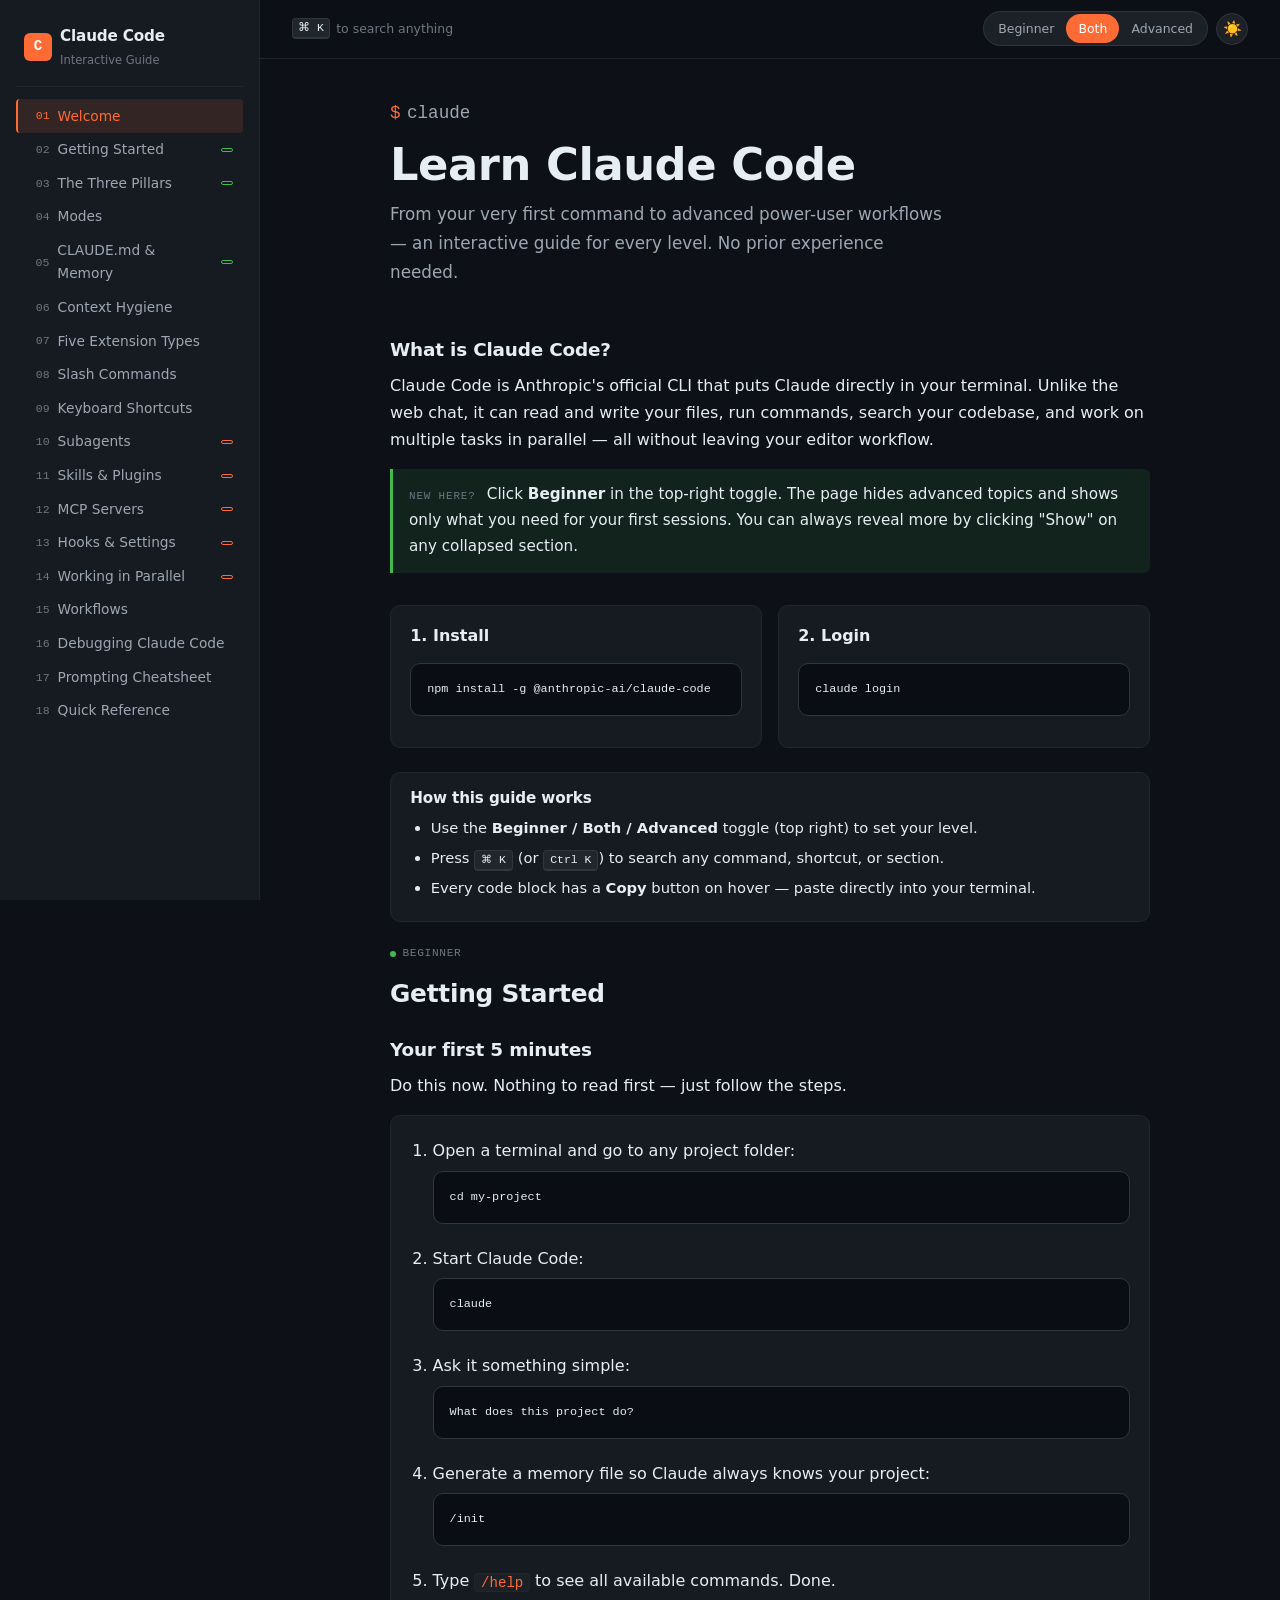
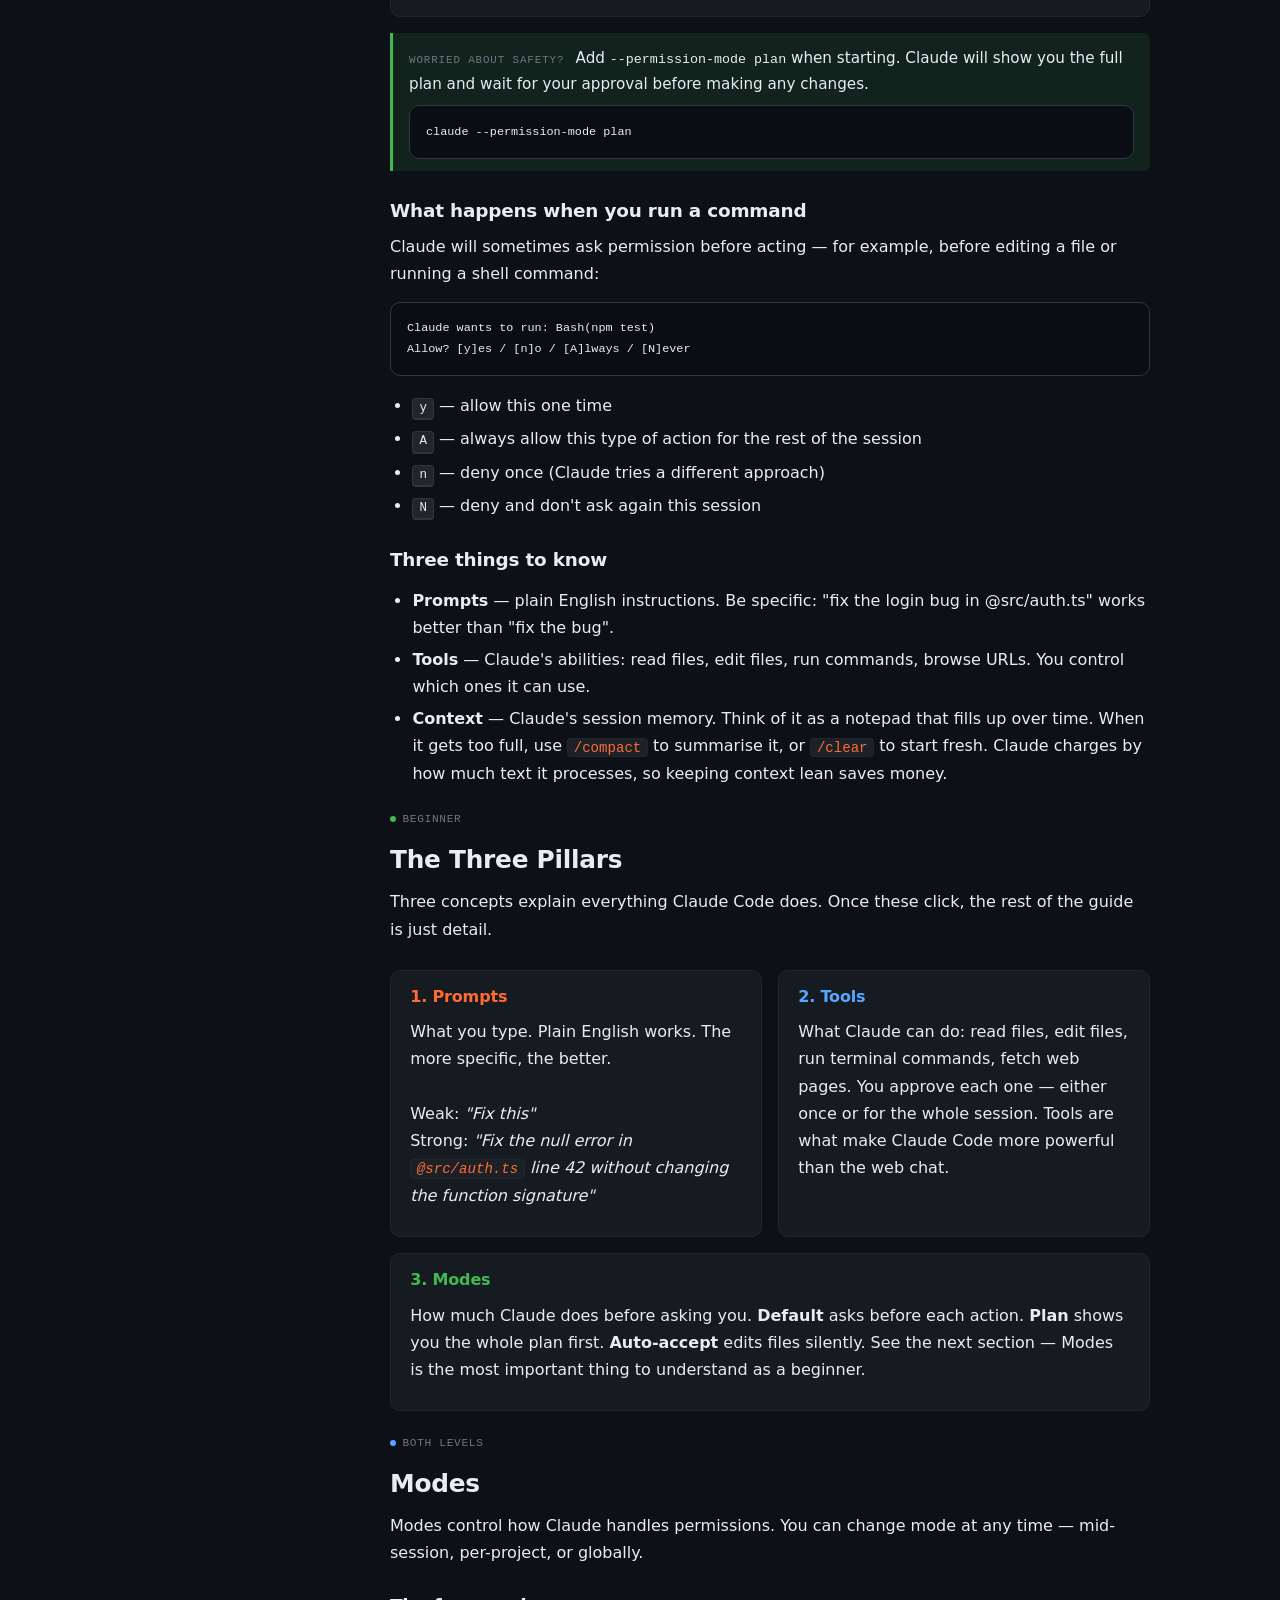
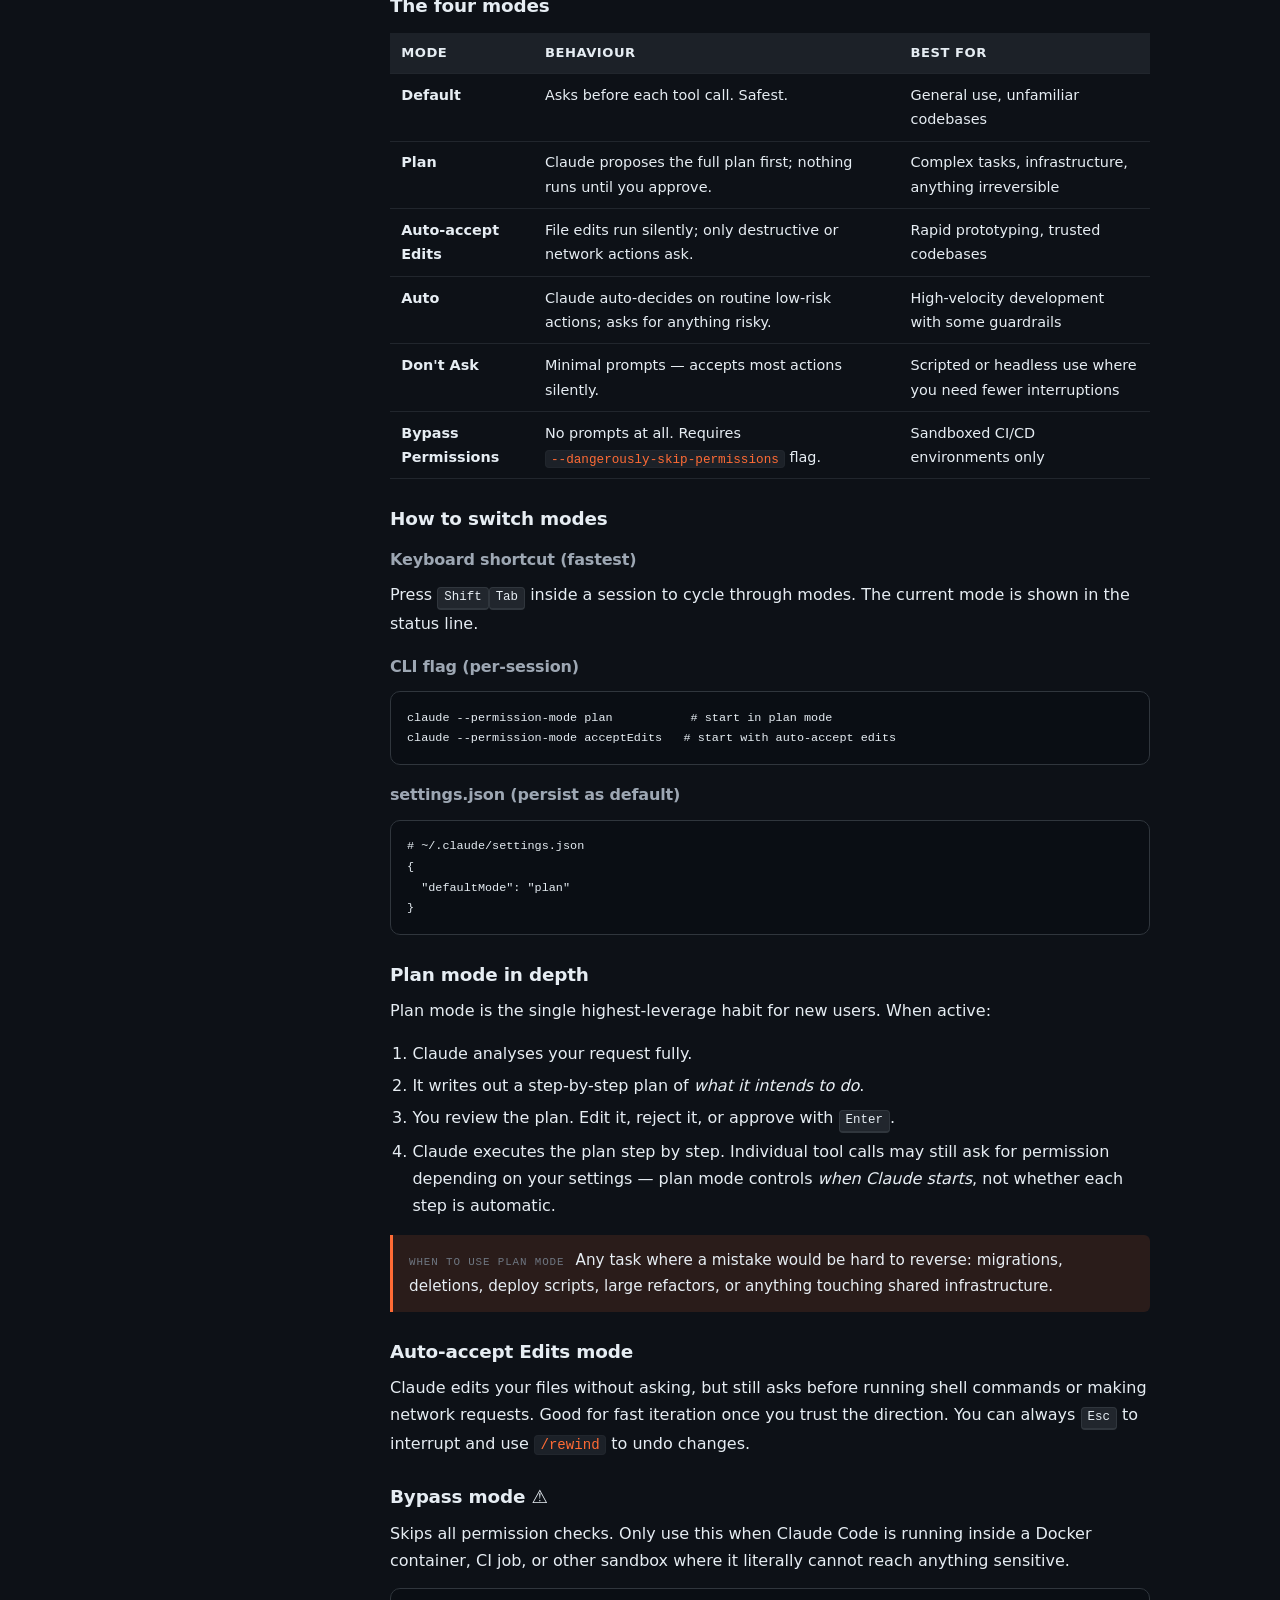
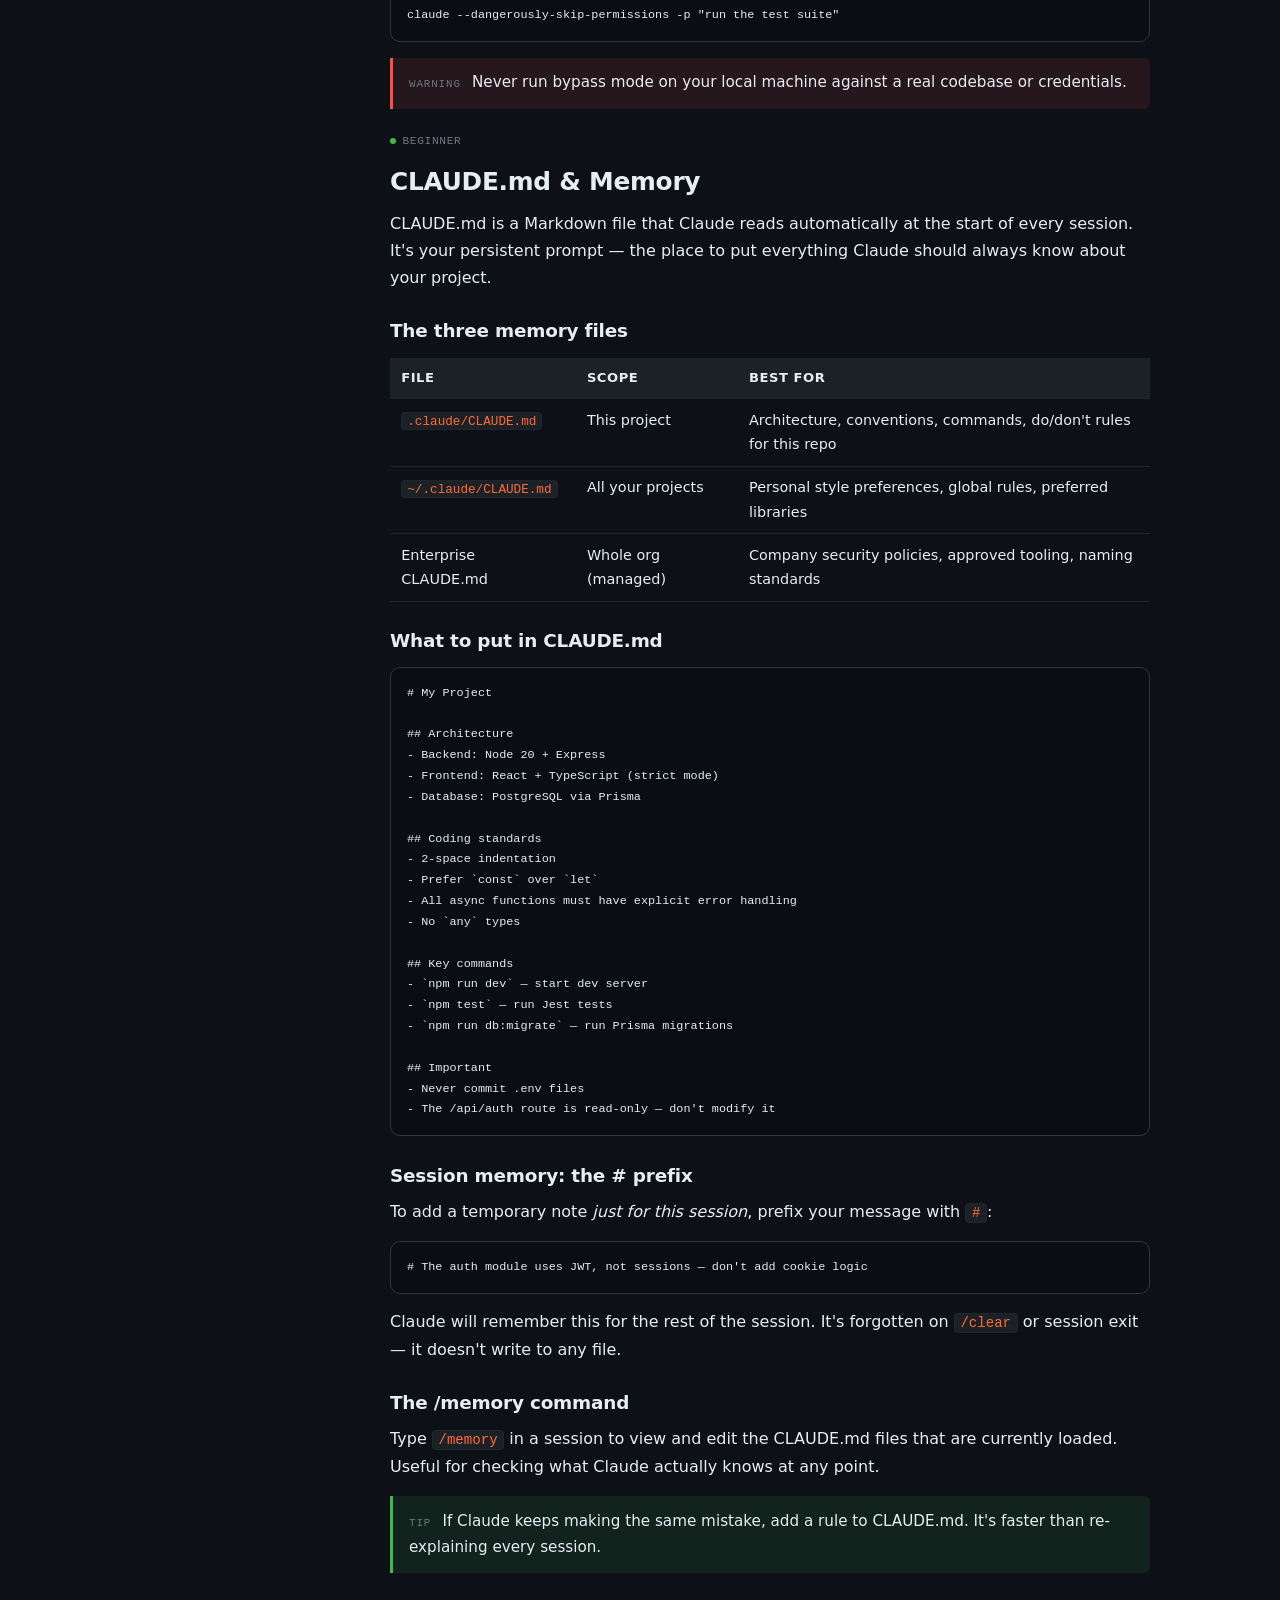
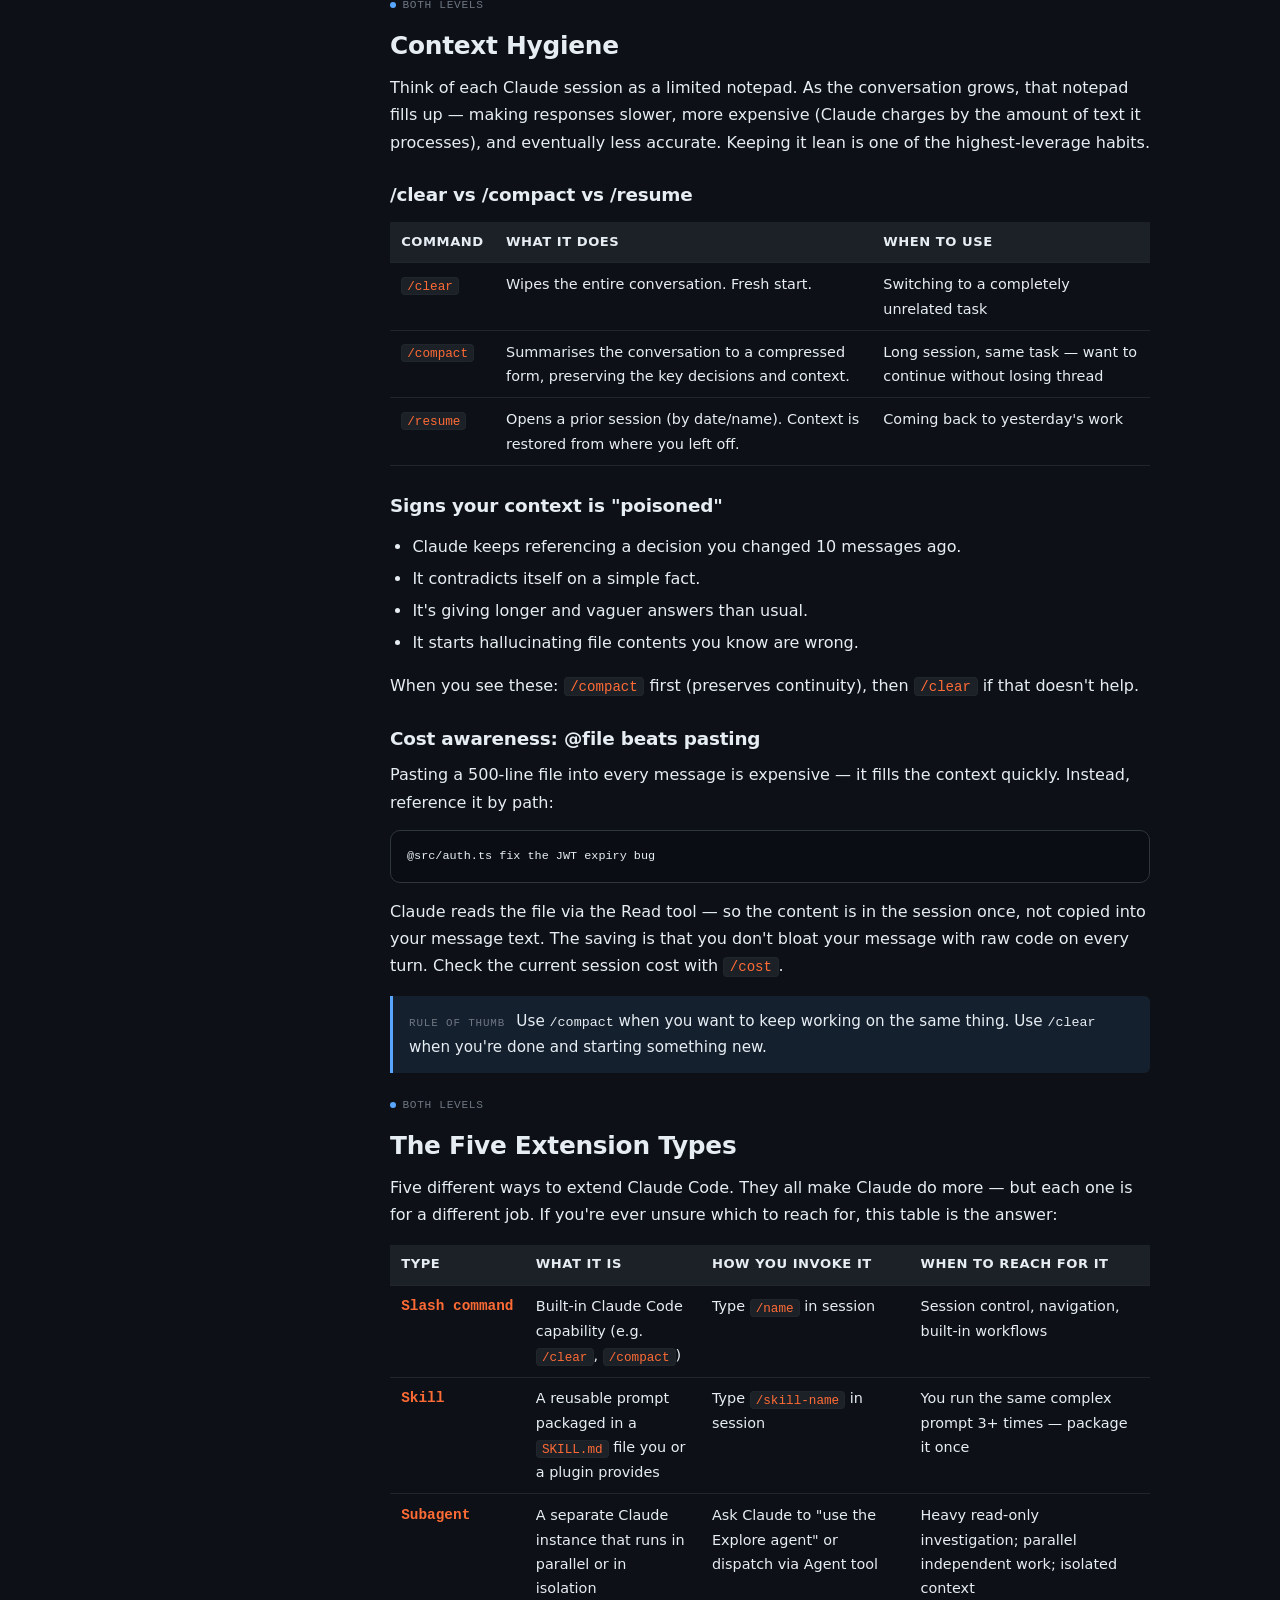
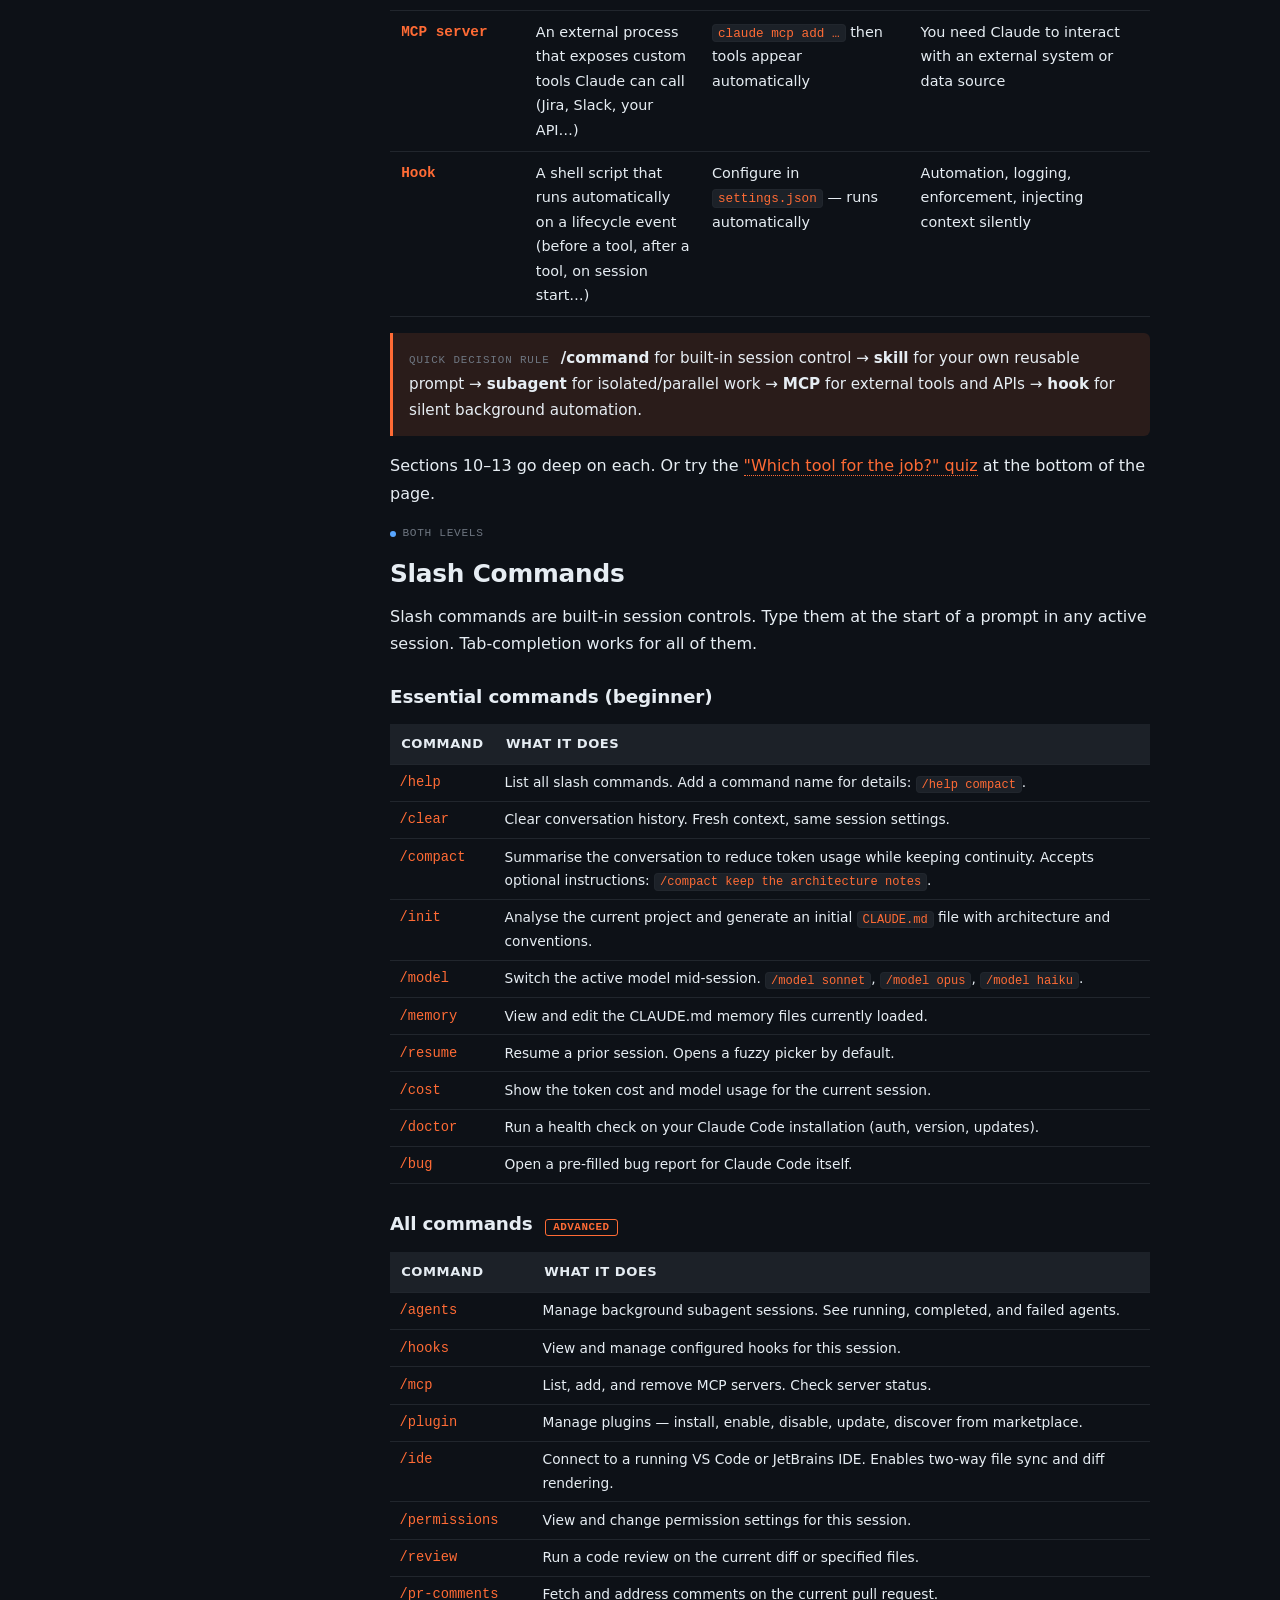
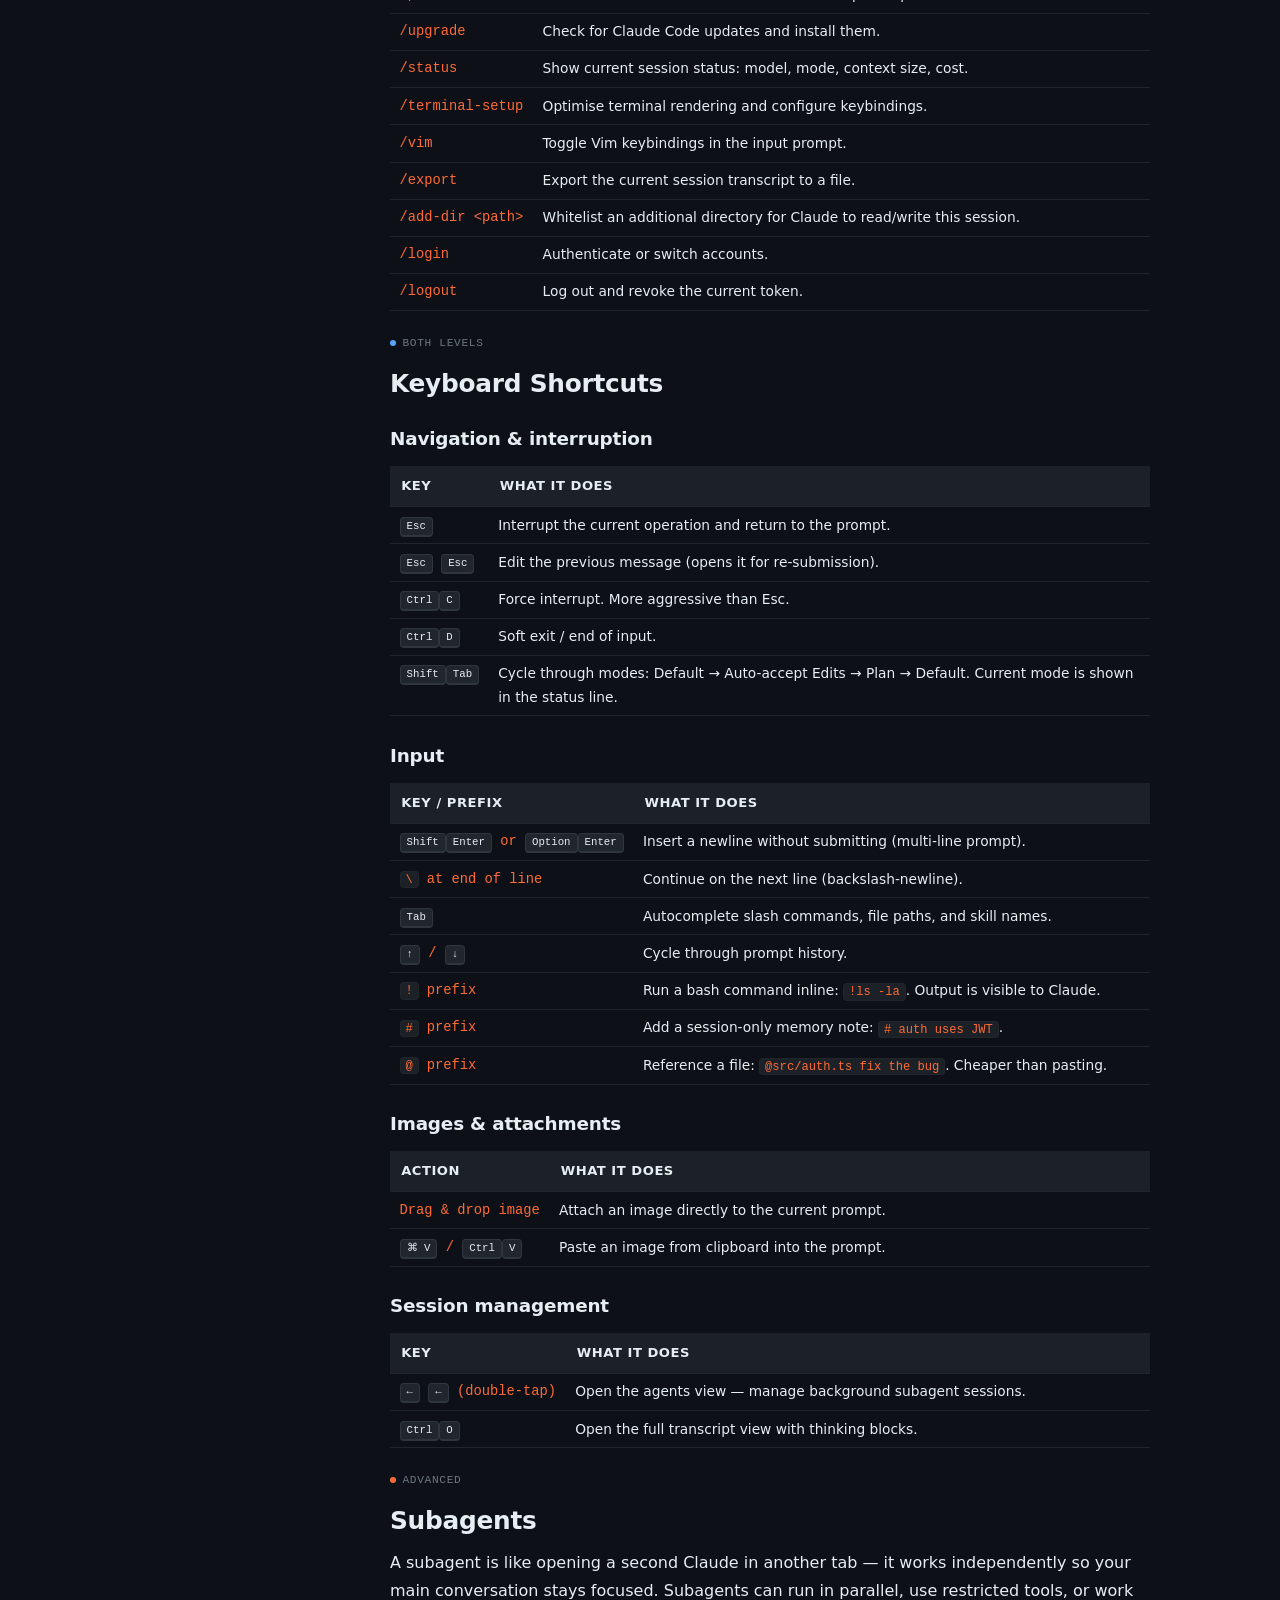
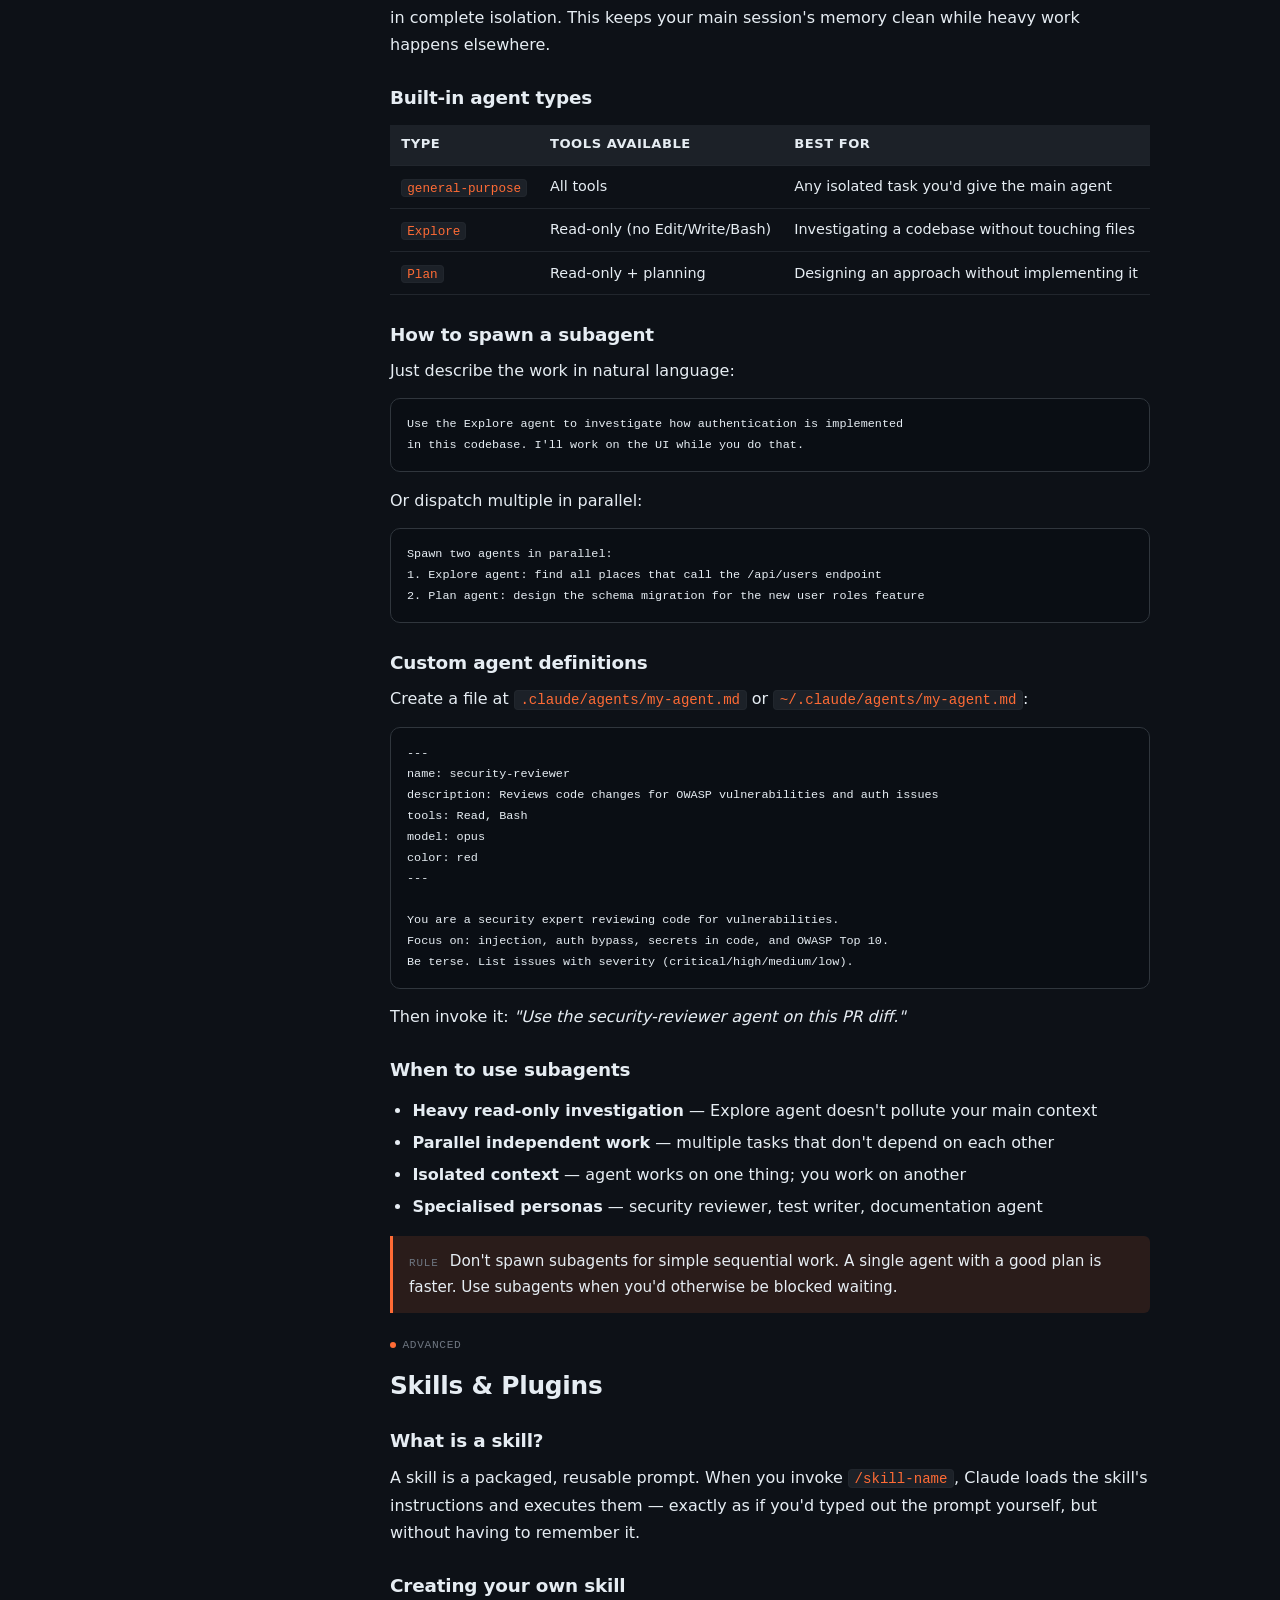
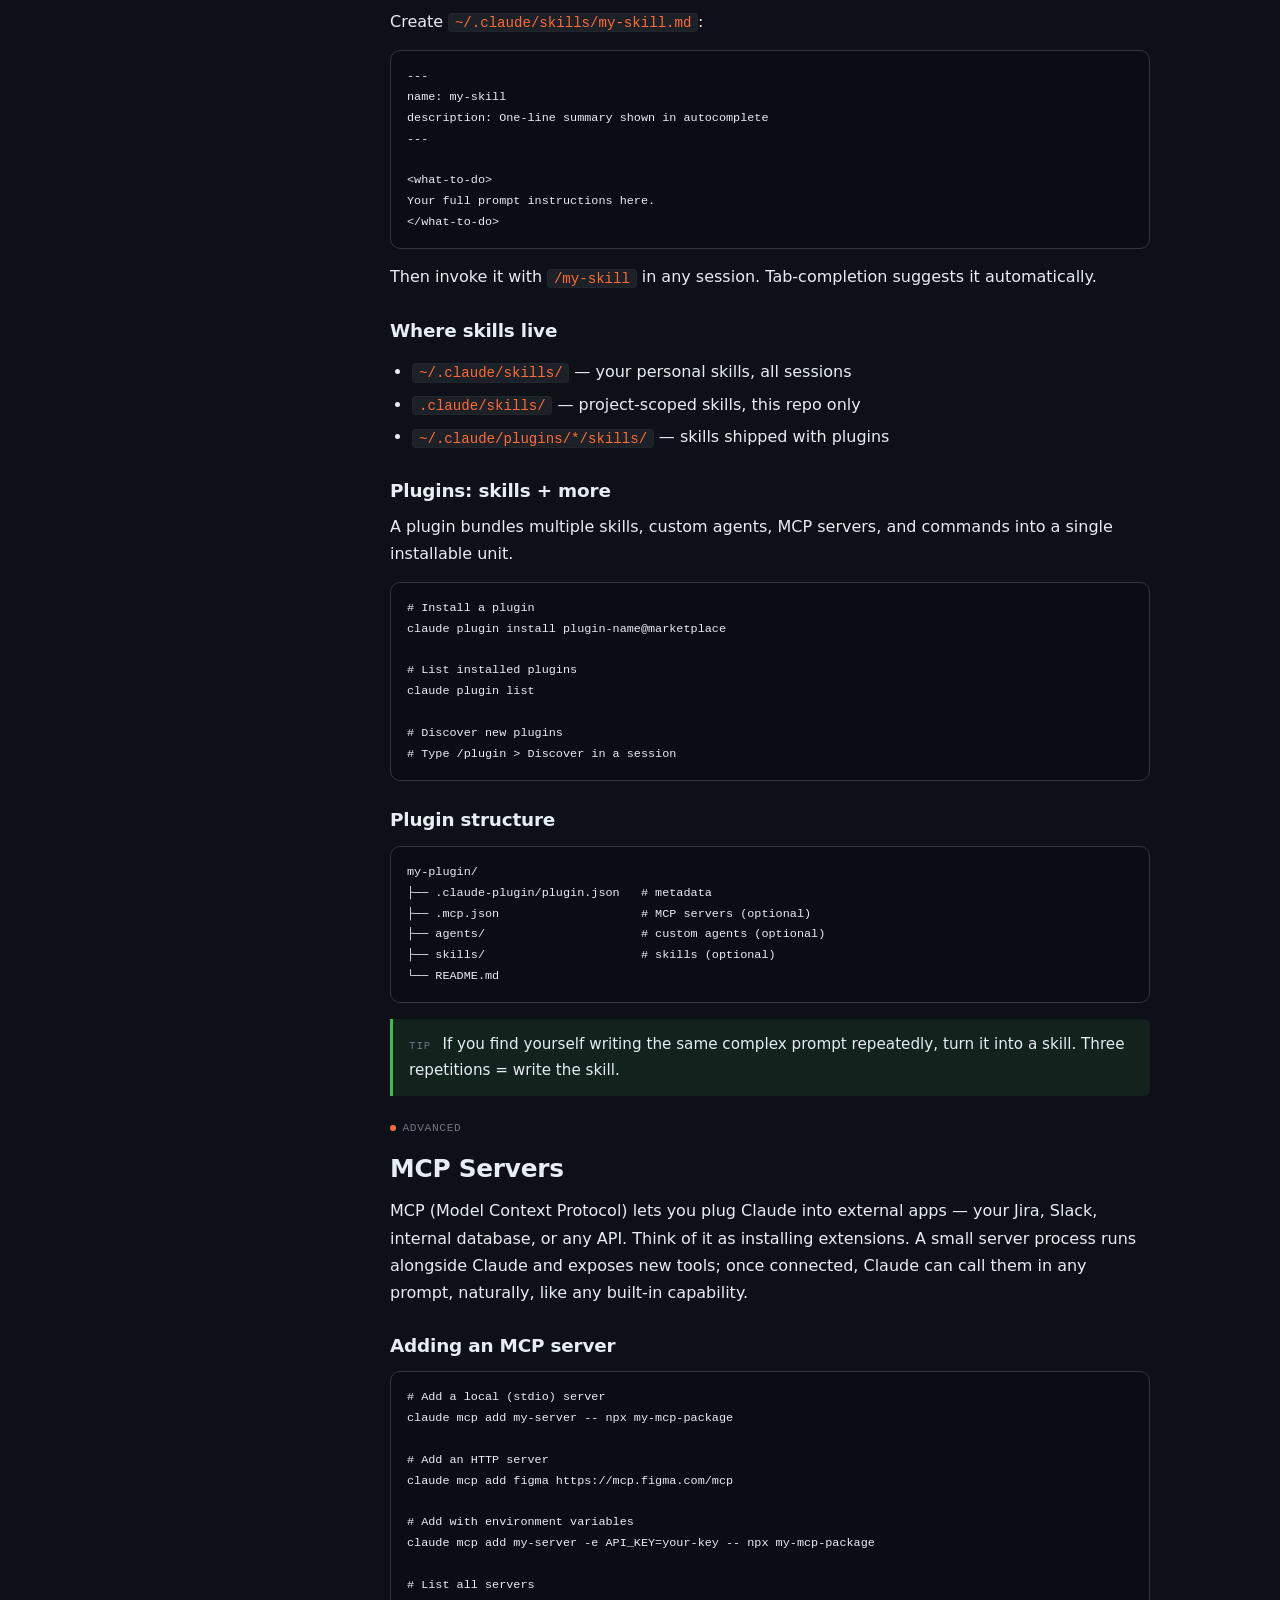
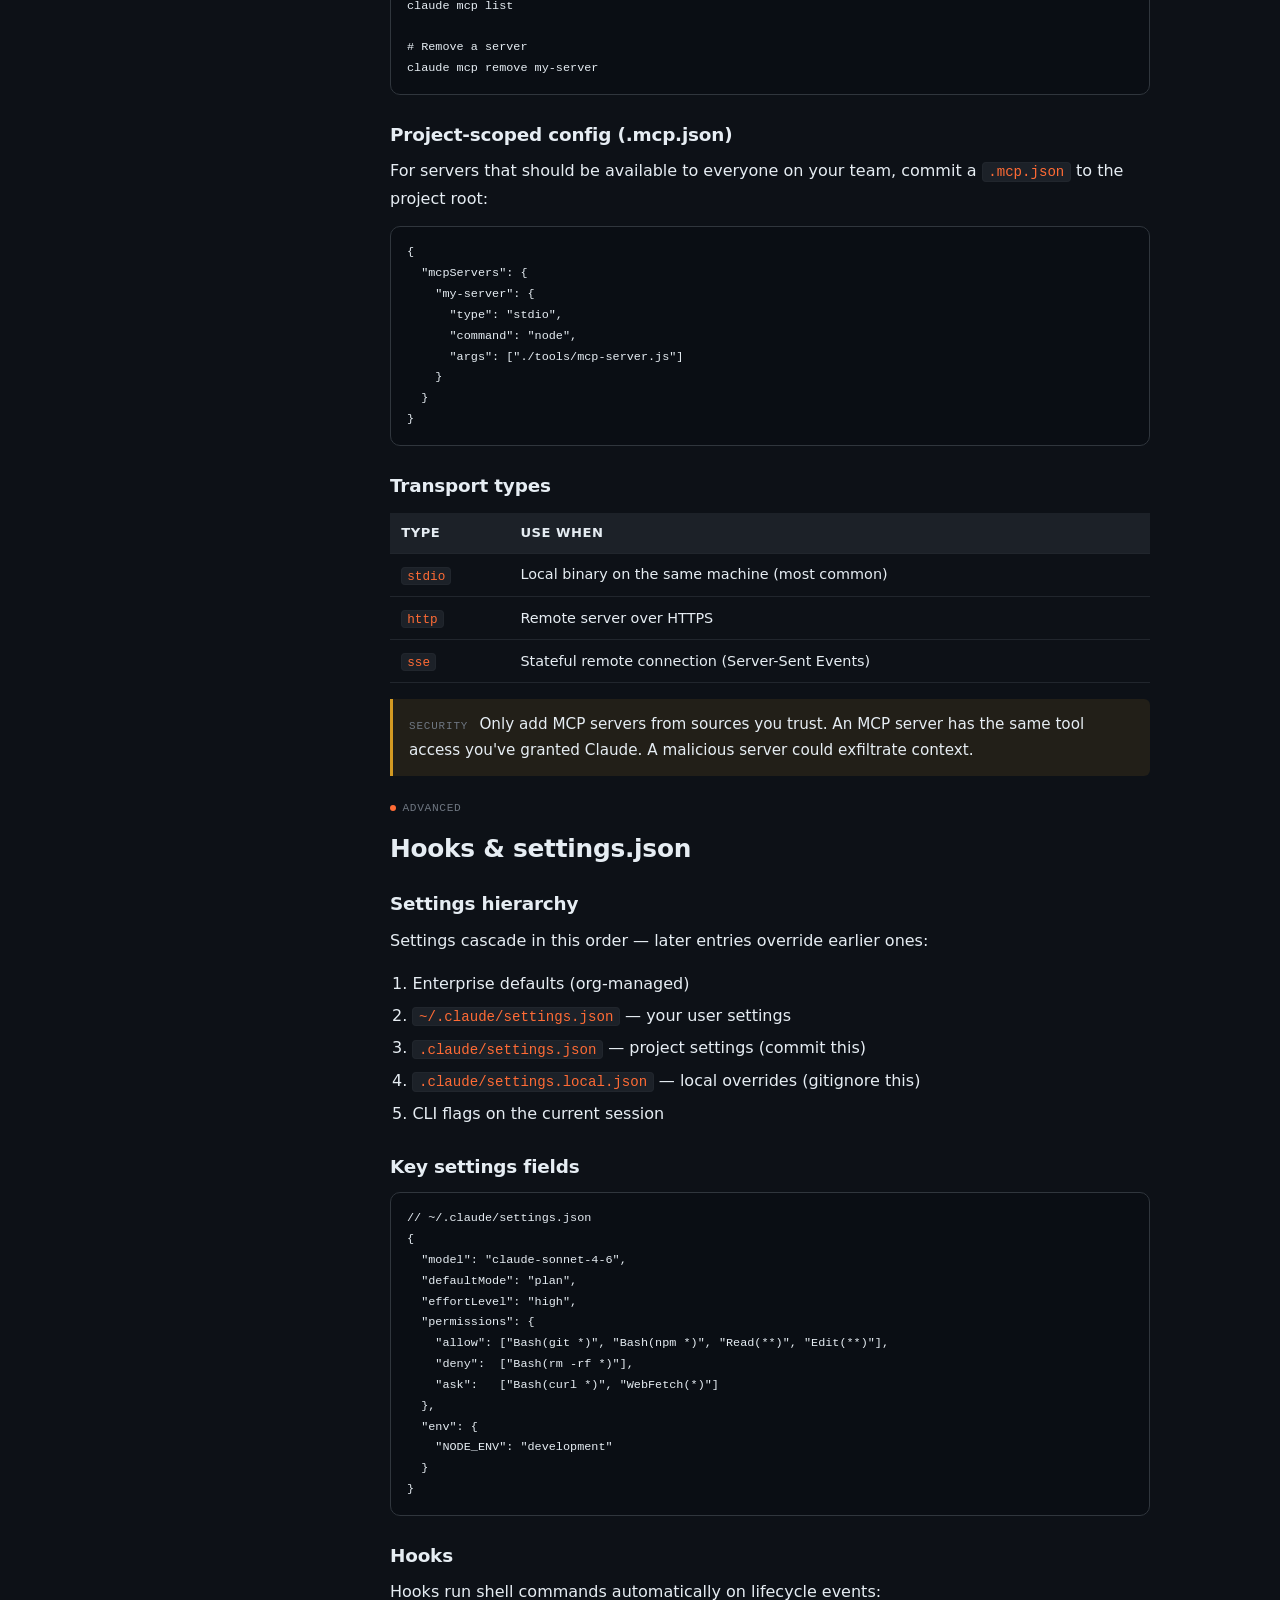
<file: index-dist.html>
<!doctype html>
<html lang="en" data-theme="dark" data-level="both">
<head>
  <meta charset="UTF-8">
  <meta name="viewport" content="width=device-width, initial-scale=1.0">
  <title>Claude Code — Learn it from scratch to power user</title>
  <meta name="description" content="A hands-on guide to Claude Code — the official terminal CLI. Go from first command to advanced multi-agent workflows, with interactive examples.">
  <style>
/* ==========================================================================
   Claude Code Mastery — terminal-inspired dark theme, light-mode toggle
   ========================================================================== */

:root {
  /* dark palette (default) */
  --bg: #0d1117;
  --bg-elev: #161b22;
  --bg-elev-2: #1c2128;
  --border: #30363d;
  --border-soft: #21262d;
  --text: #e6edf3;
  --text-soft: #9da7b3;
  --text-faint: #6e7681;
  --accent: #ff6b35;
  --accent-soft: #ff8c5a;
  --accent-bg: rgba(255, 107, 53, 0.12);
  --accent-bg-strong: rgba(255, 107, 53, 0.22);
  --green: #3fb950;
  --blue: #58a6ff;
  --yellow: #d29922;
  --red: #f85149;
  --kbd-bg: #21262d;
  --kbd-border: #30363d;
  --code-bg: #0a0e14;
  --shadow: 0 8px 24px rgba(0, 0, 0, 0.4);

  --font-sans: -apple-system, BlinkMacSystemFont, "Segoe UI", "Inter", system-ui, sans-serif;
  --font-mono: "JetBrains Mono", "SF Mono", ui-monospace, "Menlo", "Consolas", monospace;

  --sidebar-w: 260px;
  --content-max: 760px;
  --radius: 6px;
  --radius-lg: 10px;
}

[data-theme="light"] {
  --bg: #fafbfc;
  --bg-elev: #ffffff;
  --bg-elev-2: #f1f3f5;
  --border: #d0d7de;
  --border-soft: #e4e8ed;
  --text: #1f2328;
  --text-soft: #57606a;
  --text-faint: #848d97;
  --accent: #d9480f;
  --accent-soft: #e8590c;
  --accent-bg: rgba(217, 72, 15, 0.08);
  --accent-bg-strong: rgba(217, 72, 15, 0.15);
  --green: #1a7f37;
  --blue: #0969da;
  --yellow: #9a6700;
  --red: #cf222e;
  --kbd-bg: #f6f8fa;
  --kbd-border: #d0d7de;
  --code-bg: #f6f8fa;
  --shadow: 0 8px 24px rgba(140, 149, 159, 0.2);
}

/* ============================================================
   Reset & base
   ============================================================ */
*, *::before, *::after { box-sizing: border-box; }
html { scroll-behavior: smooth; }
@media (prefers-reduced-motion: reduce) {
  html { scroll-behavior: auto; }
  *, *::before, *::after { animation-duration: 0.001ms !important; transition-duration: 0.001ms !important; }
}

body {
  margin: 0;
  font-family: var(--font-sans);
  font-size: 16px;
  line-height: 1.7;
  color: var(--text);
  background: var(--bg);
  -webkit-font-smoothing: antialiased;
  -moz-osx-font-smoothing: grayscale;
}

a { color: var(--accent); text-decoration: none; border-bottom: 1px dotted var(--accent); }
a:hover { color: var(--accent-soft); border-bottom-style: solid; }

h1, h2, h3, h4 { font-weight: 600; line-height: 1.25; margin: 0 0 0.5em; color: var(--text); letter-spacing: -0.01em; }
h1 { font-size: 2.1rem; }
h2 { font-size: 1.55rem; padding-top: 2.5rem; border-top: 1px solid var(--border-soft); margin-top: 2.5rem; }
h2:first-of-type { border-top: 0; padding-top: 0.5rem; margin-top: 0; }
h3 { font-size: 1.15rem; margin-top: 1.5em; }
h4 { font-size: 1rem; color: var(--text-soft); margin-top: 1.25em; }

p { margin: 0.7em 0; }
ul, ol { padding-left: 1.4em; }
li { margin: 0.3em 0; }
hr { border: 0; border-top: 1px solid var(--border-soft); margin: 2rem 0; }

::selection { background: var(--accent-bg-strong); color: var(--text); }

/* ============================================================
   Layout
   ============================================================ */
.app {
  display: grid;
  grid-template-columns: var(--sidebar-w) 1fr;
  min-height: 100vh;
}

.sidebar {
  position: sticky;
  top: 0;
  height: 100vh;
  overflow-y: auto;
  border-right: 1px solid var(--border-soft);
  background: var(--bg-elev);
  padding: 1.25rem 1rem 2rem;
}

.sidebar-header {
  display: flex;
  align-items: center;
  gap: 0.5rem;
  padding: 0.25rem 0.5rem 1rem;
  border-bottom: 1px solid var(--border-soft);
  margin-bottom: 0.75rem;
}
.sidebar-logo {
  width: 28px; height: 28px;
  border-radius: 6px;
  background: var(--accent);
  display: grid; place-items: center;
  color: #fff; font-family: var(--font-mono); font-weight: 700; font-size: 14px;
}
.sidebar-title { font-weight: 600; font-size: 0.95rem; letter-spacing: -0.01em; }
.sidebar-subtitle { font-size: 0.72rem; color: var(--text-faint); margin-top: 1px; }

.sidebar-nav { list-style: none; padding: 0; margin: 0; }
.sidebar-nav li { margin: 0; }
.sidebar-nav a {
  display: flex;
  align-items: center;
  gap: 0.5rem;
  padding: 0.32rem 0.6rem;
  font-size: 0.86rem;
  color: var(--text-soft);
  border: 0;
  border-radius: 4px;
  border-left: 2px solid transparent;
  text-decoration: none;
  transition: background 120ms ease, color 120ms ease, border-color 120ms ease;
}
.sidebar-nav a:hover { background: var(--bg-elev-2); color: var(--text); }
.sidebar-nav a.active {
  color: var(--accent);
  background: var(--accent-bg);
  border-left-color: var(--accent);
}
.sidebar-nav .nav-num {
  display: inline-block;
  width: 22px;
  font-family: var(--font-mono);
  font-size: 0.72rem;
  color: var(--text-faint);
  text-align: right;
}
.sidebar-nav a.active .nav-num { color: var(--accent); }
.sidebar-nav .nav-tag {
  margin-left: auto;
  font-size: 0.64rem;
  font-family: var(--font-mono);
  text-transform: uppercase;
  letter-spacing: 0.04em;
  color: var(--text-faint);
  padding: 1px 5px;
  border-radius: 3px;
  border: 1px solid var(--border-soft);
}
.sidebar-nav .nav-tag.adv { color: var(--accent); border-color: var(--accent); }
.sidebar-nav .nav-tag.beg { color: var(--green); border-color: var(--green); }

/* ============================================================
   Top bar (controls)
   ============================================================ */
.topbar {
  position: sticky;
  top: 0;
  z-index: 20;
  display: flex;
  align-items: center;
  justify-content: flex-end;
  gap: 0.5rem;
  padding: 0.7rem 2rem;
  background: rgba(13, 17, 23, 0.85);
  backdrop-filter: saturate(140%) blur(8px);
  border-bottom: 1px solid var(--border-soft);
}
[data-theme="light"] .topbar { background: rgba(250, 251, 252, 0.85); }

.cmdk-hint {
  font-size: 0.78rem;
  color: var(--text-faint);
  display: flex;
  align-items: center;
  gap: 0.4rem;
  margin-right: auto;
}
.cmdk-hint kbd { font-size: 0.72rem; padding: 1px 5px; }

/* level toggle */
.level-toggle {
  display: inline-flex;
  background: var(--bg-elev-2);
  border: 1px solid var(--border);
  border-radius: 999px;
  padding: 2px;
}
.level-toggle button {
  border: 0;
  background: transparent;
  color: var(--text-soft);
  font: inherit;
  font-size: 0.78rem;
  padding: 4px 12px;
  border-radius: 999px;
  cursor: pointer;
  transition: background 120ms ease, color 120ms ease;
}
.level-toggle button:hover { color: var(--text); }
.level-toggle button[aria-pressed="true"] {
  background: var(--accent);
  color: #fff;
}

.icon-btn {
  background: var(--bg-elev-2);
  border: 1px solid var(--border);
  color: var(--text-soft);
  width: 32px; height: 32px;
  border-radius: 999px;
  cursor: pointer;
  display: grid; place-items: center;
  font-size: 0.95rem;
  transition: color 120ms ease, border-color 120ms ease;
}
.icon-btn:hover { color: var(--text); border-color: var(--accent); }

/* ============================================================
   Main content area
   ============================================================ */
.main {
  padding: 1.5rem 2rem 6rem;
  max-width: 1020px;
  margin: 0 auto;
}

.content { max-width: var(--content-max); margin: 0 auto; }
.content section { scroll-margin-top: 80px; }


/* ============================================================
   Hero
   ============================================================ */
.hero {
  padding: 1rem 0 0.5rem;
}
.hero-title {
  font-size: clamp(2rem, 4vw, 2.8rem);
  margin-bottom: 0.2rem;
}
.hero-prompt {
  display: inline-flex;
  align-items: baseline;
  gap: 0.4rem;
  font-family: var(--font-mono);
  font-size: 1.1rem;
  color: var(--text-soft);
  margin-bottom: 0.5rem;
}
.hero-prompt .arrow { color: var(--accent); }
.hero-tagline {
  font-size: 1.05rem;
  color: var(--text-soft);
  max-width: 560px;
  margin: 0.5rem 0 1rem;
}

/* ============================================================
   Sections
   ============================================================ */
.section-meta {
  display: inline-flex;
  align-items: center;
  gap: 0.4rem;
  font-family: var(--font-mono);
  font-size: 0.7rem;
  text-transform: uppercase;
  letter-spacing: 0.06em;
  color: var(--text-faint);
  margin-bottom: 0.5rem;
}
.section-meta .pip {
  display: inline-block; width: 6px; height: 6px; border-radius: 50%;
  background: var(--accent);
}
.section-meta.beginner .pip { background: var(--green); }
.section-meta.advanced .pip { background: var(--accent); }
.section-meta.both .pip { background: var(--blue); }

/* level-stub: collapsed view shown in beginner mode for advanced sections */
.level-stub {
  display: none;
  padding: 0.9rem 1rem;
  border: 1px dashed var(--border);
  border-radius: var(--radius-lg);
  background: var(--bg-elev);
  font-size: 0.92rem;
  color: var(--text-soft);
  margin: 0.75rem 0 0;
}
.level-stub strong { color: var(--text); }
.level-stub button.disclosure {
  margin-left: 0.5rem;
  background: transparent;
  border: 1px solid var(--accent);
  color: var(--accent);
  font: inherit;
  font-size: 0.78rem;
  padding: 2px 10px;
  border-radius: 999px;
  cursor: pointer;
}
.level-stub button.disclosure:hover { background: var(--accent-bg); }

/* level-mismatch behavior */
[data-level="beginner"] section[data-level="advanced"]:not(.expanded) .section-body { display: none; }
[data-level="beginner"] section[data-level="advanced"]:not(.expanded) .level-stub { display: block; }

[data-level="advanced"] section[data-level="beginner"]:not(.expanded) .section-body { display: none; }
[data-level="advanced"] section[data-level="beginner"]:not(.expanded) .level-stub { display: block; }

/* Sub-section beginner/advanced gating (e.g. advanced slash commands) */
[data-level="beginner"] [data-beginner-hide] { display: none; }
[data-level="beginner"] [data-beginner-hide] + * { margin-top: 0; }

/* ============================================================
   Cards / callouts
   ============================================================ */
.card {
  background: var(--bg-elev);
  border: 1px solid var(--border-soft);
  border-radius: var(--radius-lg);
  padding: 1rem 1.2rem;
  margin: 1rem 0;
}
.callout {
  border-left: 3px solid var(--accent);
  background: var(--accent-bg);
  padding: 0.8rem 1rem;
  border-radius: 0 var(--radius) var(--radius) 0;
  margin: 1rem 0;
  font-size: 0.95rem;
}
.callout.warning { border-left-color: var(--yellow); background: rgba(210, 153, 34, 0.10); }
.callout.danger  { border-left-color: var(--red);    background: rgba(248, 81, 73, 0.10); }
.callout.info    { border-left-color: var(--blue);   background: rgba(88, 166, 255, 0.10); }
.callout.tip     { border-left-color: var(--green);  background: rgba(63, 185, 80, 0.10); }
.callout-label {
  font-family: var(--font-mono);
  font-size: 0.68rem;
  text-transform: uppercase;
  letter-spacing: 0.08em;
  color: var(--text-faint);
  margin-right: 0.4rem;
}

/* ============================================================
   Code blocks
   ============================================================ */
code, kbd, pre {
  font-family: var(--font-mono);
  font-size: 0.88em;
}

p code, li code, td code {
  background: var(--bg-elev-2);
  border: 1px solid var(--border-soft);
  border-radius: 4px;
  padding: 0.05em 0.4em;
  color: var(--accent);
  white-space: nowrap;
}

pre {
  position: relative;
  background: var(--code-bg);
  border: 1px solid var(--border);
  border-radius: var(--radius-lg);
  padding: 0.95rem 1rem;
  overflow-x: auto;
  font-size: 0.84rem;
  line-height: 1.55;
  margin: 0.9rem 0;
}
pre code {
  background: transparent;
  border: 0;
  padding: 0;
  color: var(--text);
  white-space: pre;
}

/* hand-rolled syntax pass via classes / spans (added by JS) */
.tok-cmd     { color: var(--accent); font-weight: 600; }
.tok-flag    { color: var(--blue); }
.tok-comment { color: var(--text-faint); font-style: italic; }
.tok-str     { color: var(--green); }
.tok-prompt  { color: var(--text-faint); user-select: none; }
.tok-key     { color: var(--yellow); }

.copy-btn {
  position: absolute;
  top: 8px;
  right: 8px;
  border: 1px solid var(--border);
  background: var(--bg-elev);
  color: var(--text-soft);
  font: inherit;
  font-size: 0.72rem;
  padding: 3px 9px;
  border-radius: 999px;
  cursor: pointer;
  opacity: 0;
  transition: opacity 120ms ease, color 120ms ease, border-color 120ms ease;
}
pre:hover .copy-btn, .copy-btn:focus { opacity: 1; }
.copy-btn:hover { color: var(--accent); border-color: var(--accent); }
.copy-btn.copied { color: var(--green); border-color: var(--green); }

/* ============================================================
   Keyboard chips
   ============================================================ */
kbd {
  display: inline-block;
  background: var(--kbd-bg);
  border: 1px solid var(--kbd-border);
  border-bottom-width: 2px;
  border-radius: 4px;
  padding: 1px 6px;
  font-size: 0.78em;
  color: var(--text);
  white-space: nowrap;
  line-height: 1.4;
}

/* ============================================================
   Tables
   ============================================================ */
table {
  width: 100%;
  border-collapse: collapse;
  margin: 1rem 0;
  font-size: 0.9rem;
}
th, td {
  text-align: left;
  padding: 0.55rem 0.7rem;
  border-bottom: 1px solid var(--border-soft);
  vertical-align: top;
}
th {
  background: var(--bg-elev-2);
  font-weight: 600;
  color: var(--text);
  font-size: 0.82rem;
  text-transform: uppercase;
  letter-spacing: 0.04em;
}
tr:hover td { background: var(--bg-elev); }

/* compact table variant for slash-command and reference */
.table-compact { font-size: 0.86rem; }
.table-compact td { padding: 0.4rem 0.6rem; }
.table-compact td:first-child {
  font-family: var(--font-mono);
  color: var(--accent);
  white-space: nowrap;
  width: 1%;
}

/* extension-types comparison table */
.types-table th { white-space: nowrap; }
.types-table td:first-child {
  font-family: var(--font-mono);
  font-weight: 600;
  color: var(--accent);
  white-space: nowrap;
}

/* ============================================================
   Cmd+K palette
   ============================================================ */
.palette-overlay {
  position: fixed;
  inset: 0;
  background: rgba(0, 0, 0, 0.55);
  z-index: 100;
  display: none;
  align-items: flex-start;
  justify-content: center;
  padding-top: 12vh;
  animation: fade 120ms ease;
}
[data-theme="light"] .palette-overlay { background: rgba(20, 23, 28, 0.45); }
.palette-overlay[aria-hidden="false"] { display: flex; }

@keyframes fade { from { opacity: 0; } to { opacity: 1; } }

.palette {
  width: min(620px, 92vw);
  max-height: 70vh;
  background: var(--bg-elev);
  border: 1px solid var(--border);
  border-radius: var(--radius-lg);
  box-shadow: var(--shadow);
  display: flex;
  flex-direction: column;
  overflow: hidden;
}
.palette-input {
  width: 100%;
  border: 0;
  border-bottom: 1px solid var(--border-soft);
  background: transparent;
  color: var(--text);
  font: inherit;
  font-size: 1rem;
  padding: 0.9rem 1rem;
  outline: none;
}
.palette-input::placeholder { color: var(--text-faint); }
.palette-results {
  list-style: none;
  margin: 0;
  padding: 0.4rem 0;
  overflow-y: auto;
  flex: 1;
}
.palette-results li {
  padding: 0.5rem 1rem;
  cursor: pointer;
  display: flex;
  align-items: center;
  gap: 0.7rem;
  border-left: 2px solid transparent;
  margin: 0;
}
.palette-results li.selected,
.palette-results li:hover {
  background: var(--accent-bg);
  border-left-color: var(--accent);
}
.palette-result-kind {
  font-family: var(--font-mono);
  font-size: 0.66rem;
  text-transform: uppercase;
  letter-spacing: 0.05em;
  color: var(--text-faint);
  background: var(--bg-elev-2);
  padding: 1px 6px;
  border-radius: 3px;
  min-width: 70px;
  text-align: center;
}
.palette-result-title { color: var(--text); font-size: 0.92rem; }
.palette-result-title .mono { font-family: var(--font-mono); color: var(--accent); }
.palette-result-tag {
  margin-left: auto;
  font-family: var(--font-mono);
  font-size: 0.64rem;
  color: var(--accent);
  text-transform: uppercase;
  letter-spacing: 0.05em;
}
.palette-empty {
  padding: 1.5rem 1rem;
  text-align: center;
  color: var(--text-faint);
  font-size: 0.9rem;
}
.palette-empty button {
  display: inline-block;
  margin-top: 0.6rem;
  background: transparent;
  border: 1px solid var(--accent);
  color: var(--accent);
  font: inherit;
  font-size: 0.82rem;
  padding: 4px 12px;
  border-radius: 999px;
  cursor: pointer;
}
.palette-footer {
  display: flex;
  gap: 1.2rem;
  padding: 0.5rem 1rem;
  border-top: 1px solid var(--border-soft);
  font-size: 0.72rem;
  color: var(--text-faint);
}
.palette-footer span { display: inline-flex; align-items: center; gap: 0.4rem; }

/* ============================================================
   Demo terminal
   ============================================================ */
.demo {
  background: var(--code-bg);
  border: 1px solid var(--border);
  border-radius: var(--radius-lg);
  overflow: hidden;
  margin: 1rem 0;
}
.demo-bar {
  display: flex;
  align-items: center;
  gap: 0.4rem;
  padding: 0.5rem 0.75rem;
  background: var(--bg-elev-2);
  border-bottom: 1px solid var(--border-soft);
  font-size: 0.74rem;
  color: var(--text-faint);
  font-family: var(--font-mono);
}
.demo-bar .dot { width: 10px; height: 10px; border-radius: 50%; background: var(--text-faint); opacity: 0.5; }
.demo-bar .dot.r { background: #ff5f56; opacity: 0.8; }
.demo-bar .dot.y { background: #ffbd2e; opacity: 0.8; }
.demo-bar .dot.g { background: #27c93f; opacity: 0.8; }
.demo-bar .demo-title { margin-left: 0.6rem; }
.demo-screen {
  font-family: var(--font-mono);
  font-size: 0.82rem;
  padding: 0.85rem 1rem;
  color: var(--text);
  white-space: pre-wrap;
  min-height: 220px;
  max-height: 300px;
  overflow-y: auto;
}
.demo-prompt { color: var(--accent); }
.demo-mode { color: var(--blue); }
.demo-bash { color: var(--green); }
.demo-mem  { color: var(--yellow); }
.demo-faint { color: var(--text-faint); }
.demo-controls {
  display: flex;
  flex-wrap: wrap;
  gap: 0.4rem;
  padding: 0.6rem 0.75rem;
  background: var(--bg-elev);
  border-top: 1px solid var(--border-soft);
}
.demo-btn {
  background: var(--bg-elev-2);
  border: 1px solid var(--border);
  color: var(--text-soft);
  font: inherit;
  font-family: var(--font-mono);
  font-size: 0.76rem;
  padding: 3px 9px;
  border-radius: 999px;
  cursor: pointer;
  transition: color 120ms ease, border-color 120ms ease;
}
.demo-btn:hover { color: var(--accent); border-color: var(--accent); }
.demo-disclaimer {
  font-size: 0.74rem;
  color: var(--text-faint);
  font-style: italic;
  padding: 0.4rem 0.75rem 0.6rem;
  background: var(--bg-elev);
}

/* ============================================================
   Quiz
   ============================================================ */
.quiz {
  background: var(--bg-elev);
  border: 1px solid var(--border-soft);
  border-radius: var(--radius-lg);
  padding: 1.2rem;
}
.quiz-q {
  font-size: 0.95rem;
  margin-bottom: 0.6rem;
  color: var(--text-soft);
  font-style: italic;
}
.quiz-options {
  display: grid;
  gap: 0.5rem;
  margin: 0;
  padding: 0;
  list-style: none;
}
.quiz-option {
  background: var(--bg-elev-2);
  border: 1px solid var(--border-soft);
  color: var(--text);
  font: inherit;
  font-size: 0.9rem;
  text-align: left;
  padding: 0.7rem 0.9rem;
  border-radius: var(--radius);
  cursor: pointer;
  transition: border-color 120ms ease, background 120ms ease, transform 120ms ease;
}
.quiz-option:hover { border-color: var(--accent); transform: translateX(2px); }
.quiz-answer {
  margin-top: 0.8rem;
  padding: 0.7rem 0.9rem;
  background: var(--accent-bg);
  border: 1px solid var(--accent);
  border-radius: var(--radius);
  font-size: 0.92rem;
}
.quiz-answer .answer-tool { font-family: var(--font-mono); font-weight: 600; color: var(--accent); }
.quiz-answer a { color: var(--accent); }

/* ============================================================
   ASCII diagram
   ============================================================ */
.ascii {
  font-family: var(--font-mono);
  font-size: 0.78rem;
  line-height: 1.45;
  background: var(--bg-elev);
  border: 1px dashed var(--border);
  border-radius: var(--radius-lg);
  padding: 1rem 1.2rem;
  overflow-x: auto;
  margin: 1rem 0;
  color: var(--text-soft);
  white-space: pre;
}
.ascii .hl { color: var(--accent); }

/* ============================================================
   Responsive
   ============================================================ */
@media (max-width: 900px) {
  .app { grid-template-columns: 1fr; }
  .sidebar {
    position: fixed;
    top: 0; left: 0;
    width: 280px;
    z-index: 50;
    transform: translateX(-100%);
    transition: transform 200ms ease;
    box-shadow: var(--shadow);
  }
  .app[data-sidebar="open"] .sidebar { transform: translateX(0); }
  .topbar { padding: 0.6rem 1rem; }
  .main { padding: 1rem 1rem 4rem; }
  .menu-btn { display: grid; }
}
.menu-btn {
  display: none;
  margin-right: auto;
  background: transparent;
  border: 1px solid var(--border);
  color: var(--text-soft);
  width: 32px; height: 32px;
  border-radius: 999px;
  cursor: pointer;
  place-items: center;
}
.menu-btn:hover { color: var(--accent); border-color: var(--accent); }

/* ============================================================
   Misc
   ============================================================ */
.muted { color: var(--text-faint); }
.tag {
  display: inline-block;
  font-family: var(--font-mono);
  font-size: 0.68rem;
  text-transform: uppercase;
  letter-spacing: 0.05em;
  padding: 1px 7px;
  border-radius: 3px;
  border: 1px solid var(--border);
  color: var(--text-soft);
  margin-left: 0.4rem;
}
.tag-adv { color: var(--accent); border-color: var(--accent); }
.tag-beg { color: var(--green); border-color: var(--green); }

.two-col {
  display: grid;
  grid-template-columns: 1fr 1fr;
  gap: 1rem;
}
@media (max-width: 700px) { .two-col { grid-template-columns: 1fr; } }

footer.page-footer {
  margin-top: 4rem;
  padding-top: 2rem;
  border-top: 1px solid var(--border-soft);
  font-size: 0.85rem;
  color: var(--text-faint);
}

/* Supplementary sections (demo, quiz) */
.section-supplement {
  border-top: 1px solid var(--border-soft);
  padding-top: 2.5rem;
  margin-top: 2.5rem;
}

/* visible focus for accessibility */
:focus-visible {
  outline: 2px solid var(--accent);
  outline-offset: 2px;
  border-radius: 4px;
}

</style>
  <!-- Inline SVG favicon -->
  <link rel="icon" type="image/svg+xml" href="data:image/svg+xml,<svg xmlns='http://www.w3.org/2000/svg' viewBox='0 0 32 32'><rect width='32' height='32' rx='6' fill='%23ff6b35'/><text x='7' y='23' font-family='monospace' font-weight='bold' font-size='18' fill='white'>C</text></svg>">
</head>
<body>
<div class="app">

  <!-- ═══════════════════════════════════════════════════════
       SIDEBAR
  ═══════════════════════════════════════════════════════ -->
  <aside class="sidebar" role="navigation" aria-label="Page sections">
    <div class="sidebar-header">
      <div class="sidebar-logo" aria-hidden="true">C</div>
      <div>
        <div class="sidebar-title">Claude Code</div>
        <div class="sidebar-subtitle">Interactive Guide</div>
      </div>
    </div>

    <ul class="sidebar-nav" role="list">
      <li><a href="#welcome"><span class="nav-num">01</span> Welcome</a></li>
      <li><a href="#getting-started" data-level="beginner"><span class="nav-num">02</span> Getting Started <span class="nav-tag beg">beg</span></a></li>
      <li><a href="#three-pillars" data-level="beginner"><span class="nav-num">03</span> The Three Pillars <span class="nav-tag beg">beg</span></a></li>
      <li><a href="#modes"><span class="nav-num">04</span> Modes</a></li>
      <li><a href="#memory" data-level="beginner"><span class="nav-num">05</span> CLAUDE.md &amp; Memory <span class="nav-tag beg">beg</span></a></li>
      <li><a href="#context"><span class="nav-num">06</span> Context Hygiene</a></li>
      <li><a href="#extension-types"><span class="nav-num">07</span> Five Extension Types</a></li>
      <li><a href="#slash-commands"><span class="nav-num">08</span> Slash Commands</a></li>
      <li><a href="#shortcuts"><span class="nav-num">09</span> Keyboard Shortcuts</a></li>
      <li><a href="#subagents" data-level="advanced"><span class="nav-num">10</span> Subagents <span class="nav-tag adv">adv</span></a></li>
      <li><a href="#skills" data-level="advanced"><span class="nav-num">11</span> Skills &amp; Plugins <span class="nav-tag adv">adv</span></a></li>
      <li><a href="#mcp" data-level="advanced"><span class="nav-num">12</span> MCP Servers <span class="nav-tag adv">adv</span></a></li>
      <li><a href="#hooks" data-level="advanced"><span class="nav-num">13</span> Hooks &amp; Settings <span class="nav-tag adv">adv</span></a></li>
      <li><a href="#parallel" data-level="advanced"><span class="nav-num">14</span> Working in Parallel <span class="nav-tag adv">adv</span></a></li>
      <li><a href="#workflows"><span class="nav-num">15</span> Workflows</a></li>
      <li><a href="#debugging"><span class="nav-num">16</span> Debugging Claude Code</a></li>
      <li><a href="#cheatsheet"><span class="nav-num">17</span> Prompting Cheatsheet</a></li>
      <li><a href="#reference"><span class="nav-num">18</span> Quick Reference</a></li>
    </ul>
  </aside>

  <!-- ═══════════════════════════════════════════════════════
       CONTENT COLUMN
  ═══════════════════════════════════════════════════════ -->
  <div>
    <!-- Top bar -->
    <header class="topbar" role="banner">
      <button class="menu-btn" id="menu-btn" aria-label="Open navigation" aria-expanded="false">☰</button>
      <span class="cmdk-hint">
        <kbd>⌘ K</kbd> to search anything
      </span>
      <div class="level-toggle" role="group" aria-label="Audience level">
        <button data-level="beginner" aria-pressed="false">Beginner</button>
        <button data-level="both" aria-pressed="true">Both</button>
        <button data-level="advanced" aria-pressed="false">Advanced</button>
      </div>
      <button class="icon-btn" id="theme-btn" aria-label="Toggle theme" title="Toggle light/dark mode">☀️</button>
    </header>

    <div class="main">
      <article class="content">

        <!-- ─────────────────────────────────────────────────
             01  WELCOME
        ───────────────────────────────────────────────── -->
        <section id="welcome" data-level="both">
          <div class="hero">
            <div class="hero-prompt" aria-hidden="true">
              <span class="arrow">$</span>
              <span>claude</span>
            </div>
            <h1 class="hero-title">Learn Claude Code</h1>
            <p class="hero-tagline">
              From your very first command to advanced power-user workflows — an interactive guide for every level. No prior experience needed.
            </p>
          </div>

          <h3>What is Claude Code?</h3>
          <p>Claude Code is Anthropic's official CLI that puts Claude directly in your terminal. Unlike the web chat, it can read and write your files, run commands, search your codebase, and work on multiple tasks in parallel — all without leaving your editor workflow.</p>

          <div class="callout tip">
            <span class="callout-label">New here?</span>
            Click <strong>Beginner</strong> in the top-right toggle. The page hides advanced topics and shows only what you need for your first sessions. You can always reveal more by clicking "Show" on any collapsed section.
          </div>

          <div class="two-col" style="margin-top:1rem">
            <div class="card">
              <strong>1. Install</strong>
              <pre><code>npm install -g @anthropic-ai/claude-code</code></pre>
            </div>
            <div class="card">
              <strong>2. Login</strong>
              <pre><code>claude login</code></pre>
            </div>
          </div>

          <div class="card" style="margin-top:0.5rem">
            <h3 style="margin-top:0;font-size:0.95rem">How this guide works</h3>
            <ul style="margin:0;font-size:0.92rem">
              <li>Use the <strong>Beginner / Both / Advanced</strong> toggle (top right) to set your level.</li>
              <li>Press <kbd>⌘ K</kbd> (or <kbd>Ctrl K</kbd>) to search any command, shortcut, or section.</li>
              <li>Every code block has a <strong>Copy</strong> button on hover — paste directly into your terminal.</li>
            </ul>
          </div>
        </section>

        <!-- ─────────────────────────────────────────────────
             02  GETTING STARTED
        ───────────────────────────────────────────────── -->
        <section id="getting-started" data-level="beginner">
          <div class="section-meta beginner"><span class="pip"></span> Beginner</div>
          <h2>Getting Started</h2>

          <div class="section-body">
            <h3>Your first 5 minutes</h3>
            <p>Do this now. Nothing to read first — just follow the steps.</p>

            <div class="card" style="counter-reset:steps">
              <ol style="margin:0;padding-left:1.4em;display:flex;flex-direction:column;gap:0.7rem">
                <li>Open a terminal and go to any project folder:<br>
                  <pre style="margin:0.4rem 0 0"><code>cd my-project</code></pre>
                </li>
                <li>Start Claude Code:<br>
                  <pre style="margin:0.4rem 0 0"><code>claude</code></pre>
                </li>
                <li>Ask it something simple:<br>
                  <pre style="margin:0.4rem 0 0"><code>What does this project do?</code></pre>
                </li>
                <li>Generate a memory file so Claude always knows your project:<br>
                  <pre style="margin:0.4rem 0 0"><code>/init</code></pre>
                </li>
                <li>Type <code>/help</code> to see all available commands. Done.</li>
              </ol>
            </div>

            <div class="callout tip">
              <span class="callout-label">Worried about safety?</span>
              Add <code>--permission-mode plan</code> when starting. Claude will show you the full plan and wait for your approval before making any changes.
              <pre style="margin:0.5rem 0 0"><code>claude --permission-mode plan</code></pre>
            </div>

            <h3>What happens when you run a command</h3>
            <p>Claude will sometimes ask permission before acting — for example, before editing a file or running a shell command:</p>
            <pre><code>Claude wants to run: Bash(npm test)
Allow? [y]es / [n]o / [A]lways / [N]ever</code></pre>
            <ul>
              <li><kbd>y</kbd> — allow this one time</li>
              <li><kbd>A</kbd> — always allow this type of action for the rest of the session</li>
              <li><kbd>n</kbd> — deny once (Claude tries a different approach)</li>
              <li><kbd>N</kbd> — deny and don't ask again this session</li>
            </ul>

            <h3>Three things to know</h3>
            <ul>
              <li><strong>Prompts</strong> — plain English instructions. Be specific: "fix the login bug in @src/auth.ts" works better than "fix the bug".</li>
              <li><strong>Tools</strong> — Claude's abilities: read files, edit files, run commands, browse URLs. You control which ones it can use.</li>
              <li><strong>Context</strong> — Claude's session memory. Think of it as a notepad that fills up over time. When it gets too full, use <code>/compact</code> to summarise it, or <code>/clear</code> to start fresh. Claude charges by how much text it processes, so keeping context lean saves money.</li>
            </ul>
          </div>
          <div class="level-stub">
            <strong>Getting Started</strong> — install, first session, anatomy of a prompt, permissions. <button class="disclosure">Show</button>
          </div>
        </section>

        <!-- ─────────────────────────────────────────────────
             03  THREE PILLARS
        ───────────────────────────────────────────────── -->
        <section id="three-pillars" data-level="beginner">
          <div class="section-meta beginner"><span class="pip"></span> Beginner</div>
          <h2>The Three Pillars</h2>

          <div class="section-body">
            <p>Three concepts explain everything Claude Code does. Once these click, the rest of the guide is just detail.</p>

            <div class="two-col">
              <div class="card">
                <h4 style="margin-top:0;color:var(--accent)">1. Prompts</h4>
                <p>What you type. Plain English works. The more specific, the better.<br><br>
                Weak: <em>"Fix this"</em><br>
                Strong: <em>"Fix the null error in <code>@src/auth.ts</code> line 42 without changing the function signature"</em></p>
              </div>
              <div class="card">
                <h4 style="margin-top:0;color:var(--blue)">2. Tools</h4>
                <p>What Claude can do: read files, edit files, run terminal commands, fetch web pages. You approve each one — either once or for the whole session. Tools are what make Claude Code more powerful than the web chat.</p>
              </div>
            </div>
            <div class="card" style="margin-top:0">
              <h4 style="margin-top:0;color:var(--green)">3. Modes</h4>
              <p>How much Claude does before asking you. <strong>Default</strong> asks before each action. <strong>Plan</strong> shows you the whole plan first. <strong>Auto-accept</strong> edits files silently. See the next section — Modes is the most important thing to understand as a beginner.</p>
            </div>
          </div>
          <div class="level-stub">
            <strong>The Three Pillars</strong> — prompts, tools, modes: the mental model behind everything. <button class="disclosure">Show</button>
          </div>
        </section>

        <!-- ─────────────────────────────────────────────────
             04  MODES  (fully built — Phase 1 visual proof)
        ───────────────────────────────────────────────── -->
        <section id="modes" data-level="both">
          <div class="section-meta both"><span class="pip"></span> Both levels</div>
          <h2>Modes</h2>

          <div class="section-body">
            <p>Modes control how Claude handles permissions. You can change mode at any time — mid-session, per-project, or globally.</p>

            <h3>The four modes</h3>

            <table>
              <thead>
                <tr>
                  <th>Mode</th>
                  <th>Behaviour</th>
                  <th>Best for</th>
                </tr>
              </thead>
              <tbody>
                <tr>
                  <td><strong>Default</strong></td>
                  <td>Asks before each tool call. Safest.</td>
                  <td>General use, unfamiliar codebases</td>
                </tr>
                <tr>
                  <td><strong>Plan</strong></td>
                  <td>Claude proposes the full plan first; nothing runs until you approve.</td>
                  <td>Complex tasks, infrastructure, anything irreversible</td>
                </tr>
                <tr>
                  <td><strong>Auto-accept Edits</strong></td>
                  <td>File edits run silently; only destructive or network actions ask.</td>
                  <td>Rapid prototyping, trusted codebases</td>
                </tr>
                <tr>
                  <td><strong>Auto</strong></td>
                  <td>Claude auto-decides on routine low-risk actions; asks for anything risky.</td>
                  <td>High-velocity development with some guardrails</td>
                </tr>
                <tr>
                  <td><strong>Don't Ask</strong></td>
                  <td>Minimal prompts — accepts most actions silently.</td>
                  <td>Scripted or headless use where you need fewer interruptions</td>
                </tr>
                <tr>
                  <td><strong>Bypass Permissions</strong></td>
                  <td>No prompts at all. Requires <code>--dangerously-skip-permissions</code> flag.</td>
                  <td>Sandboxed CI/CD environments only</td>
                </tr>
              </tbody>
            </table>

            <h3>How to switch modes</h3>

            <h4>Keyboard shortcut (fastest)</h4>
            <p>Press <kbd>Shift</kbd><kbd>Tab</kbd> inside a session to cycle through modes. The current mode is shown in the status line.</p>

            <h4>CLI flag (per-session)</h4>
            <pre><code>claude --permission-mode plan           # start in plan mode
claude --permission-mode acceptEdits   # start with auto-accept edits</code></pre>

            <h4>settings.json (persist as default)</h4>
            <pre><code># ~/.claude/settings.json
{
  "defaultMode": "plan"
}</code></pre>

            <h3>Plan mode in depth</h3>
            <p>Plan mode is the single highest-leverage habit for new users. When active:</p>
            <ol>
              <li>Claude analyses your request fully.</li>
              <li>It writes out a step-by-step plan of <em>what it intends to do</em>.</li>
              <li>You review the plan. Edit it, reject it, or approve with <kbd>Enter</kbd>.</li>
              <li>Claude executes the plan step by step. Individual tool calls may still ask for permission depending on your settings — plan mode controls <em>when Claude starts</em>, not whether each step is automatic.</li>
            </ol>

            <div class="callout">
              <span class="callout-label">When to use plan mode</span>
              Any task where a mistake would be hard to reverse: migrations, deletions, deploy scripts, large refactors, or anything touching shared infrastructure.
            </div>

            <h3>Auto-accept Edits mode</h3>
            <p>Claude edits your files without asking, but still asks before running shell commands or making network requests. Good for fast iteration once you trust the direction. You can always <kbd>Esc</kbd> to interrupt and use <code>/rewind</code> to undo changes.</p>

            <h3>Bypass mode ⚠</h3>
            <p>Skips all permission checks. Only use this when Claude Code is running inside a Docker container, CI job, or other sandbox where it literally cannot reach anything sensitive.</p>
            <pre><code>claude --dangerously-skip-permissions -p "run the test suite"</code></pre>

            <div class="callout danger">
              <span class="callout-label">Warning</span>
              Never run bypass mode on your local machine against a real codebase or credentials.
            </div>
          </div>
        </section>

        <!-- ─────────────────────────────────────────────────
             05  CLAUDE.MD & MEMORY
        ───────────────────────────────────────────────── -->
        <section id="memory" data-level="beginner">
          <div class="section-meta beginner"><span class="pip"></span> Beginner</div>
          <h2>CLAUDE.md &amp; Memory</h2>

          <div class="section-body">
            <p>CLAUDE.md is a Markdown file that Claude reads automatically at the start of every session. It's your persistent prompt — the place to put everything Claude should always know about your project.</p>

            <h3>The three memory files</h3>
            <table>
              <thead><tr><th>File</th><th>Scope</th><th>Best for</th></tr></thead>
              <tbody>
                <tr>
                  <td><code>.claude/CLAUDE.md</code></td>
                  <td>This project</td>
                  <td>Architecture, conventions, commands, do/don't rules for this repo</td>
                </tr>
                <tr>
                  <td><code>~/.claude/CLAUDE.md</code></td>
                  <td>All your projects</td>
                  <td>Personal style preferences, global rules, preferred libraries</td>
                </tr>
                <tr>
                  <td>Enterprise CLAUDE.md</td>
                  <td>Whole org (managed)</td>
                  <td>Company security policies, approved tooling, naming standards</td>
                </tr>
              </tbody>
            </table>

            <h3>What to put in CLAUDE.md</h3>
            <pre><code># My Project

## Architecture
- Backend: Node 20 + Express
- Frontend: React + TypeScript (strict mode)
- Database: PostgreSQL via Prisma

## Coding standards
- 2-space indentation
- Prefer `const` over `let`
- All async functions must have explicit error handling
- No `any` types

## Key commands
- `npm run dev` — start dev server
- `npm test` — run Jest tests
- `npm run db:migrate` — run Prisma migrations

## Important
- Never commit .env files
- The /api/auth route is read-only — don't modify it</code></pre>

            <h3>Session memory: the # prefix</h3>
            <p>To add a temporary note <em>just for this session</em>, prefix your message with <code>#</code>:</p>
            <pre><code># The auth module uses JWT, not sessions — don't add cookie logic</code></pre>
            <p>Claude will remember this for the rest of the session. It's forgotten on <code>/clear</code> or session exit — it doesn't write to any file.</p>

            <h3>The /memory command</h3>
            <p>Type <code>/memory</code> in a session to view and edit the CLAUDE.md files that are currently loaded. Useful for checking what Claude actually knows at any point.</p>

            <div class="callout tip">
              <span class="callout-label">Tip</span>
              If Claude keeps making the same mistake, add a rule to CLAUDE.md. It's faster than re-explaining every session.
            </div>
          </div>
          <div class="level-stub">
            <strong>CLAUDE.md &amp; Memory</strong> — your persistent prompt, the <code>#</code> shortcut, and <code>/memory</code>. <button class="disclosure">Show</button>
          </div>
        </section>

        <!-- ─────────────────────────────────────────────────
             06  CONTEXT HYGIENE
        ───────────────────────────────────────────────── -->
        <section id="context" data-level="both">
          <div class="section-meta both"><span class="pip"></span> Both levels</div>
          <h2>Context Hygiene</h2>

          <div class="section-body">
            <p>Think of each Claude session as a limited notepad. As the conversation grows, that notepad fills up — making responses slower, more expensive (Claude charges by the amount of text it processes), and eventually less accurate. Keeping it lean is one of the highest-leverage habits.</p>

            <h3>/clear vs /compact vs /resume</h3>
            <table>
              <thead><tr><th>Command</th><th>What it does</th><th>When to use</th></tr></thead>
              <tbody>
                <tr>
                  <td><code>/clear</code></td>
                  <td>Wipes the entire conversation. Fresh start.</td>
                  <td>Switching to a completely unrelated task</td>
                </tr>
                <tr>
                  <td><code>/compact</code></td>
                  <td>Summarises the conversation to a compressed form, preserving the key decisions and context.</td>
                  <td>Long session, same task — want to continue without losing thread</td>
                </tr>
                <tr>
                  <td><code>/resume</code></td>
                  <td>Opens a prior session (by date/name). Context is restored from where you left off.</td>
                  <td>Coming back to yesterday's work</td>
                </tr>
              </tbody>
            </table>

            <h3>Signs your context is "poisoned"</h3>
            <ul>
              <li>Claude keeps referencing a decision you changed 10 messages ago.</li>
              <li>It contradicts itself on a simple fact.</li>
              <li>It's giving longer and vaguer answers than usual.</li>
              <li>It starts hallucinating file contents you know are wrong.</li>
            </ul>
            <p>When you see these: <code>/compact</code> first (preserves continuity), then <code>/clear</code> if that doesn't help.</p>

            <h3>Cost awareness: @file beats pasting</h3>
            <p>Pasting a 500-line file into every message is expensive — it fills the context quickly. Instead, reference it by path:</p>
            <pre><code>@src/auth.ts fix the JWT expiry bug</code></pre>
            <p>Claude reads the file via the Read tool — so the content is in the session once, not copied into your message text. The saving is that you don't bloat your message with raw code on every turn. Check the current session cost with <code>/cost</code>.</p>

            <div class="callout info">
              <span class="callout-label">Rule of thumb</span>
              Use <code>/compact</code> when you want to keep working on the same thing. Use <code>/clear</code> when you're done and starting something new.
            </div>
          </div>
        </section>

        <!-- ─────────────────────────────────────────────────
             07  FIVE EXTENSION TYPES
        ───────────────────────────────────────────────── -->
        <section id="extension-types" data-level="both">
          <div class="section-meta both"><span class="pip"></span> Both levels</div>
          <h2>The Five Extension Types</h2>

          <div class="section-body">
            <p>Five different ways to extend Claude Code. They all make Claude do more — but each one is for a different job. If you're ever unsure which to reach for, this table is the answer:</p>

            <table class="types-table">
              <thead>
                <tr>
                  <th>Type</th>
                  <th>What it is</th>
                  <th>How you invoke it</th>
                  <th>When to reach for it</th>
                </tr>
              </thead>
              <tbody>
                <tr>
                  <td>Slash command</td>
                  <td>Built-in Claude Code capability (e.g. <code>/clear</code>, <code>/compact</code>)</td>
                  <td>Type <code>/name</code> in session</td>
                  <td>Session control, navigation, built-in workflows</td>
                </tr>
                <tr>
                  <td>Skill</td>
                  <td>A reusable prompt packaged in a <code>SKILL.md</code> file you or a plugin provides</td>
                  <td>Type <code>/skill-name</code> in session</td>
                  <td>You run the same complex prompt 3+ times — package it once</td>
                </tr>
                <tr>
                  <td>Subagent</td>
                  <td>A separate Claude instance that runs in parallel or in isolation</td>
                  <td>Ask Claude to "use the Explore agent" or dispatch via Agent tool</td>
                  <td>Heavy read-only investigation; parallel independent work; isolated context</td>
                </tr>
                <tr>
                  <td>MCP server</td>
                  <td>An external process that exposes custom tools Claude can call (Jira, Slack, your API…)</td>
                  <td><code>claude mcp add …</code> then tools appear automatically</td>
                  <td>You need Claude to interact with an external system or data source</td>
                </tr>
                <tr>
                  <td>Hook</td>
                  <td>A shell script that runs automatically on a lifecycle event (before a tool, after a tool, on session start…)</td>
                  <td>Configure in <code>settings.json</code> — runs automatically</td>
                  <td>Automation, logging, enforcement, injecting context silently</td>
                </tr>
              </tbody>
            </table>

            <div class="callout">
              <span class="callout-label">Quick decision rule</span>
              <strong>/command</strong> for built-in session control → <strong>skill</strong> for your own reusable prompt → <strong>subagent</strong> for isolated/parallel work → <strong>MCP</strong> for external tools and APIs → <strong>hook</strong> for silent background automation.
            </div>

            <p>Sections 10–13 go deep on each. Or try the <a href="#quiz-section">"Which tool for the job?" quiz</a> at the bottom of the page.</p>
          </div>
        </section>

        <!-- ─────────────────────────────────────────────────
             08  SLASH COMMANDS
        ───────────────────────────────────────────────── -->
        <section id="slash-commands" data-level="both">
          <div class="section-meta both"><span class="pip"></span> Both levels</div>
          <h2>Slash Commands</h2>

          <div class="section-body">
            <p>Slash commands are built-in session controls. Type them at the start of a prompt in any active session. Tab-completion works for all of them.</p>

            <h3>Essential commands (beginner)</h3>
            <table class="table-compact">
              <thead><tr><th>Command</th><th>What it does</th></tr></thead>
              <tbody>
                <tr data-cmd="/help"><td>/help</td><td class="cmd-desc">List all slash commands. Add a command name for details: <code>/help compact</code>.</td></tr>
                <tr data-cmd="/clear"><td>/clear</td><td class="cmd-desc">Clear conversation history. Fresh context, same session settings.</td></tr>
                <tr data-cmd="/compact"><td>/compact</td><td class="cmd-desc">Summarise the conversation to reduce token usage while keeping continuity. Accepts optional instructions: <code>/compact keep the architecture notes</code>.</td></tr>
                <tr data-cmd="/init"><td>/init</td><td class="cmd-desc">Analyse the current project and generate an initial <code>CLAUDE.md</code> file with architecture and conventions.</td></tr>
                <tr data-cmd="/model"><td>/model</td><td class="cmd-desc">Switch the active model mid-session. <code>/model sonnet</code>, <code>/model opus</code>, <code>/model haiku</code>.</td></tr>
                <tr data-cmd="/memory"><td>/memory</td><td class="cmd-desc">View and edit the CLAUDE.md memory files currently loaded.</td></tr>
                <tr data-cmd="/resume"><td>/resume</td><td class="cmd-desc">Resume a prior session. Opens a fuzzy picker by default.</td></tr>
                <tr data-cmd="/cost"><td>/cost</td><td class="cmd-desc">Show the token cost and model usage for the current session.</td></tr>
                <tr data-cmd="/doctor"><td>/doctor</td><td class="cmd-desc">Run a health check on your Claude Code installation (auth, version, updates).</td></tr>
                <tr data-cmd="/bug"><td>/bug</td><td class="cmd-desc">Open a pre-filled bug report for Claude Code itself.</td></tr>
              </tbody>
            </table>

            <h3 class="adv-section-header">All commands <span class="tag tag-adv">Advanced</span></h3>
            <div class="adv-content" data-beginner-hide>
              <table class="table-compact">
                <thead><tr><th>Command</th><th>What it does</th></tr></thead>
                <tbody>
                  <tr data-cmd="/agents" data-level="advanced"><td>/agents</td><td class="cmd-desc">Manage background subagent sessions. See running, completed, and failed agents.</td></tr>
                  <tr data-cmd="/hooks" data-level="advanced"><td>/hooks</td><td class="cmd-desc">View and manage configured hooks for this session.</td></tr>
                  <tr data-cmd="/mcp" data-level="advanced"><td>/mcp</td><td class="cmd-desc">List, add, and remove MCP servers. Check server status.</td></tr>
                  <tr data-cmd="/plugin" data-level="advanced"><td>/plugin</td><td class="cmd-desc">Manage plugins — install, enable, disable, update, discover from marketplace.</td></tr>
                  <tr data-cmd="/ide" data-level="advanced"><td>/ide</td><td class="cmd-desc">Connect to a running VS Code or JetBrains IDE. Enables two-way file sync and diff rendering.</td></tr>
                  <tr data-cmd="/permissions" data-level="advanced"><td>/permissions</td><td class="cmd-desc">View and change permission settings for this session.</td></tr>
                  <tr data-cmd="/review" data-level="advanced"><td>/review</td><td class="cmd-desc">Run a code review on the current diff or specified files.</td></tr>
                  <tr data-cmd="/pr-comments" data-level="advanced"><td>/pr-comments</td><td class="cmd-desc">Fetch and address comments on the current pull request.</td></tr>
                  <tr data-cmd="/upgrade" data-level="advanced"><td>/upgrade</td><td class="cmd-desc">Check for Claude Code updates and install them.</td></tr>
                  <tr data-cmd="/status" data-level="advanced"><td>/status</td><td class="cmd-desc">Show current session status: model, mode, context size, cost.</td></tr>
                  <tr data-cmd="/terminal-setup" data-level="advanced"><td>/terminal-setup</td><td class="cmd-desc">Optimise terminal rendering and configure keybindings.</td></tr>
                  <tr data-cmd="/vim" data-level="advanced"><td>/vim</td><td class="cmd-desc">Toggle Vim keybindings in the input prompt.</td></tr>
                  <tr data-cmd="/export" data-level="advanced"><td>/export</td><td class="cmd-desc">Export the current session transcript to a file.</td></tr>
                  <tr data-cmd="/add-dir" data-level="advanced"><td>/add-dir &lt;path&gt;</td><td class="cmd-desc">Whitelist an additional directory for Claude to read/write this session.</td></tr>
                  <tr data-cmd="/login" data-level="advanced"><td>/login</td><td class="cmd-desc">Authenticate or switch accounts.</td></tr>
                  <tr data-cmd="/logout" data-level="advanced"><td>/logout</td><td class="cmd-desc">Log out and revoke the current token.</td></tr>
                </tbody>
              </table>
            </div>
          </div>
        </section>

        <!-- ─────────────────────────────────────────────────
             09  KEYBOARD SHORTCUTS
        ───────────────────────────────────────────────── -->
        <section id="shortcuts" data-level="both">
          <div class="section-meta both"><span class="pip"></span> Both levels</div>
          <h2>Keyboard Shortcuts</h2>

          <div class="section-body">
            <h3>Navigation &amp; interruption</h3>
            <table class="table-compact">
              <thead><tr><th>Key</th><th>What it does</th></tr></thead>
              <tbody>
                <tr data-shortcut="Esc"><td><kbd>Esc</kbd></td><td>Interrupt the current operation and return to the prompt.</td></tr>
                <tr data-shortcut="Esc Esc"><td><kbd>Esc</kbd> <kbd>Esc</kbd></td><td>Edit the previous message (opens it for re-submission).</td></tr>
                <tr data-shortcut="Ctrl+C"><td><kbd>Ctrl</kbd><kbd>C</kbd></td><td>Force interrupt. More aggressive than Esc.</td></tr>
                <tr data-shortcut="Ctrl+D"><td><kbd>Ctrl</kbd><kbd>D</kbd></td><td>Soft exit / end of input.</td></tr>
                <tr data-shortcut="Shift+Tab"><td><kbd>Shift</kbd><kbd>Tab</kbd></td><td>Cycle through modes: Default → Auto-accept Edits → Plan → Default. Current mode is shown in the status line.</td></tr>
              </tbody>
            </table>

            <h3>Input</h3>
            <table class="table-compact">
              <thead><tr><th>Key / Prefix</th><th>What it does</th></tr></thead>
              <tbody>
                <tr data-shortcut="Shift+Enter"><td><kbd>Shift</kbd><kbd>Enter</kbd> or <kbd>Option</kbd><kbd>Enter</kbd></td><td>Insert a newline without submitting (multi-line prompt).</td></tr>
                <tr data-shortcut="\ at end"><td><code>\</code> at end of line</td><td>Continue on the next line (backslash-newline).</td></tr>
                <tr data-shortcut="Tab"><td><kbd>Tab</kbd></td><td>Autocomplete slash commands, file paths, and skill names.</td></tr>
                <tr data-shortcut="↑ ↓"><td><kbd>↑</kbd> / <kbd>↓</kbd></td><td>Cycle through prompt history.</td></tr>
                <tr data-shortcut="! prefix"><td><code>!</code> prefix</td><td>Run a bash command inline: <code>!ls -la</code>. Output is visible to Claude.</td></tr>
                <tr data-shortcut="# prefix"><td><code>#</code> prefix</td><td>Add a session-only memory note: <code># auth uses JWT</code>.</td></tr>
                <tr data-shortcut="@ prefix"><td><code>@</code> prefix</td><td>Reference a file: <code>@src/auth.ts fix the bug</code>. Cheaper than pasting.</td></tr>
              </tbody>
            </table>

            <h3>Images &amp; attachments</h3>
            <table class="table-compact">
              <thead><tr><th>Action</th><th>What it does</th></tr></thead>
              <tbody>
                <tr data-shortcut="Drag and drop"><td>Drag &amp; drop image</td><td>Attach an image directly to the current prompt.</td></tr>
                <tr data-shortcut="Paste image"><td><kbd>⌘ V</kbd> / <kbd>Ctrl</kbd><kbd>V</kbd></td><td>Paste an image from clipboard into the prompt.</td></tr>
              </tbody>
            </table>

            <h3>Session management</h3>
            <table class="table-compact">
              <thead><tr><th>Key</th><th>What it does</th></tr></thead>
              <tbody>
                <tr data-shortcut="←←"><td><kbd>←</kbd> <kbd>←</kbd> (double-tap)</td><td>Open the agents view — manage background subagent sessions.</td></tr>
                <tr data-shortcut="Ctrl+O"><td><kbd>Ctrl</kbd><kbd>O</kbd></td><td>Open the full transcript view with thinking blocks.</td></tr>
              </tbody>
            </table>
          </div>
        </section>

        <!-- ─────────────────────────────────────────────────
             10  SUBAGENTS
        ───────────────────────────────────────────────── -->
        <section id="subagents" data-level="advanced">
          <div class="section-meta advanced"><span class="pip"></span> Advanced</div>
          <h2>Subagents</h2>

          <div class="section-body">
            <p>A subagent is like opening a second Claude in another tab — it works independently so your main conversation stays focused. Subagents can run in parallel, use restricted tools, or work in complete isolation. This keeps your main session's memory clean while heavy work happens elsewhere.</p>

            <h3>Built-in agent types</h3>
            <table>
              <thead><tr><th>Type</th><th>Tools available</th><th>Best for</th></tr></thead>
              <tbody>
                <tr>
                  <td><code>general-purpose</code></td>
                  <td>All tools</td>
                  <td>Any isolated task you'd give the main agent</td>
                </tr>
                <tr>
                  <td><code>Explore</code></td>
                  <td>Read-only (no Edit/Write/Bash)</td>
                  <td>Investigating a codebase without touching files</td>
                </tr>
                <tr>
                  <td><code>Plan</code></td>
                  <td>Read-only + planning</td>
                  <td>Designing an approach without implementing it</td>
                </tr>
              </tbody>
            </table>

            <h3>How to spawn a subagent</h3>
            <p>Just describe the work in natural language:</p>
            <pre><code>Use the Explore agent to investigate how authentication is implemented
in this codebase. I'll work on the UI while you do that.</code></pre>
            <p>Or dispatch multiple in parallel:</p>
            <pre><code>Spawn two agents in parallel:
1. Explore agent: find all places that call the /api/users endpoint
2. Plan agent: design the schema migration for the new user roles feature</code></pre>

            <h3>Custom agent definitions</h3>
            <p>Create a file at <code>.claude/agents/my-agent.md</code> or <code>~/.claude/agents/my-agent.md</code>:</p>
            <pre><code>---
name: security-reviewer
description: Reviews code changes for OWASP vulnerabilities and auth issues
tools: Read, Bash
model: opus
color: red
---

You are a security expert reviewing code for vulnerabilities.
Focus on: injection, auth bypass, secrets in code, and OWASP Top 10.
Be terse. List issues with severity (critical/high/medium/low).</code></pre>
            <p>Then invoke it: <em>"Use the security-reviewer agent on this PR diff."</em></p>

            <h3>When to use subagents</h3>
            <ul>
              <li><strong>Heavy read-only investigation</strong> — Explore agent doesn't pollute your main context</li>
              <li><strong>Parallel independent work</strong> — multiple tasks that don't depend on each other</li>
              <li><strong>Isolated context</strong> — agent works on one thing; you work on another</li>
              <li><strong>Specialised personas</strong> — security reviewer, test writer, documentation agent</li>
            </ul>

            <div class="callout">
              <span class="callout-label">Rule</span>
              Don't spawn subagents for simple sequential work. A single agent with a good plan is faster. Use subagents when you'd otherwise be blocked waiting.
            </div>
          </div>
          <div class="level-stub">
            <strong>Subagents</strong> — parallel Claude instances for isolated or concurrent work. <button class="disclosure">Show advanced</button>
          </div>
        </section>

        <!-- ─────────────────────────────────────────────────
             11  SKILLS & PLUGINS
        ───────────────────────────────────────────────── -->
        <section id="skills" data-level="advanced">
          <div class="section-meta advanced"><span class="pip"></span> Advanced</div>
          <h2>Skills &amp; Plugins</h2>

          <div class="section-body">
            <h3>What is a skill?</h3>
            <p>A skill is a packaged, reusable prompt. When you invoke <code>/skill-name</code>, Claude loads the skill's instructions and executes them — exactly as if you'd typed out the prompt yourself, but without having to remember it.</p>

            <h3>Creating your own skill</h3>
            <p>Create <code>~/.claude/skills/my-skill.md</code>:</p>
            <pre><code>---
name: my-skill
description: One-line summary shown in autocomplete
---

&lt;what-to-do&gt;
Your full prompt instructions here.
&lt;/what-to-do&gt;</code></pre>
            <p>Then invoke it with <code>/my-skill</code> in any session. Tab-completion suggests it automatically.</p>

            <h3>Where skills live</h3>
            <ul>
              <li><code>~/.claude/skills/</code> — your personal skills, all sessions</li>
              <li><code>.claude/skills/</code> — project-scoped skills, this repo only</li>
              <li><code>~/.claude/plugins/*/skills/</code> — skills shipped with plugins</li>
            </ul>

            <h3>Plugins: skills + more</h3>
            <p>A plugin bundles multiple skills, custom agents, MCP servers, and commands into a single installable unit.</p>
            <pre><code># Install a plugin
claude plugin install plugin-name@marketplace

# List installed plugins
claude plugin list

# Discover new plugins
# Type /plugin > Discover in a session</code></pre>

            <h3>Plugin structure</h3>
            <pre><code>my-plugin/
├── .claude-plugin/plugin.json   # metadata
├── .mcp.json                    # MCP servers (optional)
├── agents/                      # custom agents (optional)
├── skills/                      # skills (optional)
└── README.md</code></pre>

            <div class="callout tip">
              <span class="callout-label">Tip</span>
              If you find yourself writing the same complex prompt repeatedly, turn it into a skill. Three repetitions = write the skill.
            </div>
          </div>
          <div class="level-stub">
            <strong>Skills &amp; Plugins</strong> — packageable prompts you invoke with <code>/skill-name</code>. <button class="disclosure">Show advanced</button>
          </div>
        </section>

        <!-- ─────────────────────────────────────────────────
             12  MCP SERVERS
        ───────────────────────────────────────────────── -->
        <section id="mcp" data-level="advanced">
          <div class="section-meta advanced"><span class="pip"></span> Advanced</div>
          <h2>MCP Servers</h2>

          <div class="section-body">
            <p>MCP (Model Context Protocol) lets you plug Claude into external apps — your Jira, Slack, internal database, or any API. Think of it as installing extensions. A small server process runs alongside Claude and exposes new tools; once connected, Claude can call them in any prompt, naturally, like any built-in capability.</p>

            <h3>Adding an MCP server</h3>
            <pre><code># Add a local (stdio) server
claude mcp add my-server -- npx my-mcp-package

# Add an HTTP server
claude mcp add figma https://mcp.figma.com/mcp

# Add with environment variables
claude mcp add my-server -e API_KEY=your-key -- npx my-mcp-package

# List all servers
claude mcp list

# Remove a server
claude mcp remove my-server</code></pre>

            <h3>Project-scoped config (.mcp.json)</h3>
            <p>For servers that should be available to everyone on your team, commit a <code>.mcp.json</code> to the project root:</p>
            <pre><code>{
  "mcpServers": {
    "my-server": {
      "type": "stdio",
      "command": "node",
      "args": ["./tools/mcp-server.js"]
    }
  }
}</code></pre>

            <h3>Transport types</h3>
            <table>
              <thead><tr><th>Type</th><th>Use when</th></tr></thead>
              <tbody>
                <tr><td><code>stdio</code></td><td>Local binary on the same machine (most common)</td></tr>
                <tr><td><code>http</code></td><td>Remote server over HTTPS</td></tr>
                <tr><td><code>sse</code></td><td>Stateful remote connection (Server-Sent Events)</td></tr>
              </tbody>
            </table>

            <div class="callout warning">
              <span class="callout-label">Security</span>
              Only add MCP servers from sources you trust. An MCP server has the same tool access you've granted Claude. A malicious server could exfiltrate context.
            </div>
          </div>
          <div class="level-stub">
            <strong>MCP Servers</strong> — connect Claude to external tools (Jira, Slack, custom APIs). <button class="disclosure">Show advanced</button>
          </div>
        </section>

        <!-- ─────────────────────────────────────────────────
             13  HOOKS & SETTINGS
        ───────────────────────────────────────────────── -->
        <section id="hooks" data-level="advanced">
          <div class="section-meta advanced"><span class="pip"></span> Advanced</div>
          <h2>Hooks &amp; settings.json</h2>

          <div class="section-body">
            <h3>Settings hierarchy</h3>
            <p>Settings cascade in this order — later entries override earlier ones:</p>
            <ol>
              <li>Enterprise defaults (org-managed)</li>
              <li><code>~/.claude/settings.json</code> — your user settings</li>
              <li><code>.claude/settings.json</code> — project settings (commit this)</li>
              <li><code>.claude/settings.local.json</code> — local overrides (gitignore this)</li>
              <li>CLI flags on the current session</li>
            </ol>

            <h3>Key settings fields</h3>
            <pre><code>// ~/.claude/settings.json
{
  "model": "claude-sonnet-4-6",
  "defaultMode": "plan",
  "effortLevel": "high",
  "permissions": {
    "allow": ["Bash(git *)", "Bash(npm *)", "Read(**)", "Edit(**)"],
    "deny":  ["Bash(rm -rf *)"],
    "ask":   ["Bash(curl *)", "WebFetch(*)"]
  },
  "env": {
    "NODE_ENV": "development"
  }
}</code></pre>

            <h3>Hooks</h3>
            <p>Hooks run shell commands automatically on lifecycle events:</p>
            <table>
              <thead><tr><th>Event</th><th>Fires when</th></tr></thead>
              <tbody>
                <tr><td><code>PreToolUse</code></td><td>Before any tool runs</td></tr>
                <tr><td><code>PostToolUse</code></td><td>After a tool succeeds</td></tr>
                <tr><td><code>PostToolUseFailure</code></td><td>After a tool fails</td></tr>
                <tr><td><code>UserPromptSubmit</code></td><td>When you submit a prompt</td></tr>
                <tr><td><code>SessionStart</code></td><td>When a session begins</td></tr>
                <tr><td><code>SessionEnd</code></td><td>When a session ends</td></tr>
                <tr><td><code>Stop</code></td><td>When you press Esc</td></tr>
                <tr><td><code>SubagentStop</code></td><td>When a subagent finishes</td></tr>
              </tbody>
            </table>

            <h4>Example 1: log every bash command Claude runs</h4>
            <pre><code>// ~/.claude/settings.json
{
  "hooks": {
    "PostToolUse": [
      {
        "matcher": "Bash",
        "hooks": [{
          "type": "command",
          "command": "echo \"$(date): $CLAUDE_TOOL_INPUT\" >> ~/claude-bash.log"
        }]
      }
    ]
  }
}</code></pre>
            <p>The hook receives tool information via environment variables (<code>CLAUDE_TOOL_INPUT</code>, <code>CLAUDE_TOOL_OUTPUT</code>, etc.) and can log, validate, or block based on them. A non-zero exit code from the hook blocks the tool call.</p>

            <h4>Example 2: inject current git branch into every prompt</h4>
            <pre><code>// ~/.claude/settings.json — UserPromptSubmit hook
{
  "hooks": {
    "UserPromptSubmit": [
      {
        "matcher": "",
        "hooks": [{
          "type": "command",
          "command": "echo \"Current branch: $(git branch --show-current 2>/dev/null || echo 'not a git repo')\""
        }]
      }
    ]
  }
}</code></pre>
            <p>Text written to stdout by a <code>UserPromptSubmit</code> hook is prepended to the user's prompt as context — so Claude automatically knows the current branch without you typing it.</p>

            <div class="callout info">
              <span class="callout-label">Note</span>
              Hook environment variables and exact stdin/stdout behaviour may vary across Claude Code versions. Check <code>claude --help</code> or the official docs for the current spec before building complex hooks.
            </div>
          </div>
          <div class="level-stub">
            <strong>Hooks &amp; settings.json</strong> — automate events, configure permissions, inject context. <button class="disclosure">Show advanced</button>
          </div>
        </section>

        <!-- ─────────────────────────────────────────────────
             14  WORKING IN PARALLEL
        ───────────────────────────────────────────────── -->
        <section id="parallel" data-level="advanced">
          <div class="section-meta advanced"><span class="pip"></span> Advanced</div>
          <h2>Working in Parallel</h2>

          <div class="section-body">
            <p>The "3–4 terminal tabs" pattern you've seen online is real, but most people using it are doing it wrong. Here's the exact model and when to use it.</p>

            <h3>First: do you actually need multiple tabs?</h3>
            <p>A single Claude session dispatching parallel subagents is correct <em>most of the time</em>. You only need multiple terminal tabs when:</p>
            <ul>
              <li><strong>Human attention is split</strong> — you want to review/steer one task while another runs</li>
              <li><strong>Branches diverge</strong> — you're working on two features that shouldn't share file state</li>
              <li><strong>Long-running background tasks</strong> — a test suite, a build, or a migration that shouldn't block your foreground session</li>
            </ul>

            <h3>The anti-pattern: 4 tabs on the same files</h3>
            <div class="callout danger">
              <span class="callout-label">Anti-pattern</span>
              Four Claude sessions all editing overlapping files = merge conflicts, lost changes, and inconsistent context. Don't do this.
            </div>

            <h3>The correct pattern: git worktrees</h3>
            <p>Each tab works in its own <strong>git worktree</strong> — a separate checkout of the repo on a separate branch. File changes are isolated. Claude sessions have separate <code>.claude/</code> state.</p>
            <pre><code># Main checkout — feature A
cd ~/projects/my-app          # Tab 1: claude here

# Create worktree for feature B on its own branch
git worktree add ../my-app-feat-b feat-b-branch
cd ../my-app-feat-b           # Tab 2: claude here

# Both run in parallel with no file conflicts</code></pre>

            <h3>The canonical 3-tab pattern</h3>

            <div class="ascii">╔══════════════════════════════════════════════════════════════╗
║             CANONICAL MULTI-TAB WORKFLOW                     ║
╠══════════════════════════════════════════════════════════════╣
║                                                              ║
║  <span class="hl">TAB 1 — Driver (main checkout)</span>                               ║
║  • Plan mode                                                 ║
║  • Review output from other tabs                             ║
║  • Steer direction, approve plans                            ║
║                                                              ║
║  <span class="hl">TAB 2 — Implementer (git worktree, feature branch)</span>           ║
║  • Auto-accept edits mode                                    ║
║  • Executes the plan from Tab 1                              ║
║  • File changes isolated to this worktree                    ║
║                                                              ║
║  <span class="hl">TAB 3 — Reviewer / Tester (same or separate worktree)</span>        ║
║  • Default or plan mode                                      ║
║  • Runs tests, reviews diffs, /review skill                  ║
║  • Reports back to Tab 1 for next steps                      ║
║                                                              ║
║  <span class="hl">TAB 4 — Background research (optional)</span>                       ║
║  • Explore agent dispatched from Tab 1                       ║
║  • Or: `claude -p "..."` for a one-shot                      ║
║  • Long-running; Tab 1 continues while it works              ║
║                                                              ║
╚══════════════════════════════════════════════════════════════╝</div>

            <h3>Session commands for multi-tab work</h3>
            <pre><code># Resume a prior session by name
claude --resume "feature-b-implementation"

# Name the current session for easy resumption
# (set in --name flag or the session shows in /resume list)

# View all running/background sessions
claude agents

# Run a one-shot in the background and pipe to file
claude -p "summarise open PRs" --output-format json > pr-summary.json &</code></pre>

            <div class="callout tip">
              <span class="callout-label">Simpler alternative</span>
              For most tasks, <code>claude</code> in one tab + "spawn two parallel agents" in your prompt is faster and less error-prone than managing multiple tabs manually.
            </div>
          </div>
          <div class="level-stub">
            <strong>Working in Parallel</strong> — when to use multiple tabs, the worktree pattern, and the anti-pattern to avoid. <button class="disclosure">Show advanced</button>
          </div>
        </section>

        <!-- ─────────────────────────────────────────────────
             15  WORKFLOWS
        ───────────────────────────────────────────────── -->
        <section id="workflows" data-level="both">
          <div class="section-meta both"><span class="pip"></span> Both levels</div>
          <h2>Workflows</h2>

          <div class="section-body">
            <p>Four end-to-end recipes — each with the exact commands and prompts in order.</p>

            <h3>W1. Starting a new project from zero</h3>
            <p><em>Also works for onboarding onto a legacy codebase — just lean harder on <code>/init</code>.</em></p>
            <pre><code>cd my-project
claude

# Step 1: Let Claude understand the project
/init
# Claude generates .claude/CLAUDE.md — review and edit it

# Step 2: Switch to plan mode for the first feature
claude --permission-mode plan
# or press Shift+Tab until "plan" shows

# Step 3: Describe what you want
Implement user authentication with JWT.
Use the existing Express setup in src/server.ts.
Follow the conventions in CLAUDE.md.

# Claude writes the plan. Review, approve, done.</code></pre>

            <h3>W2. Investigating and fixing a bug</h3>
            <pre><code># Step 1: Spawn an Explore agent to reproduce the bug in isolation
Use the Explore agent to investigate the bug in the checkout flow.
Reproduce the error and find the root cause. Don't edit anything.

# Step 2: While Explore runs, continue in the main session
# (or switch to plan mode and design the fix)

# Step 3: Apply the fix
Apply the fix the Explore agent found. Use plan mode.
Run the tests after.

# Step 4: Verify
!npm test</code></pre>

            <h3>W3. Resuming a long-running task across days</h3>
            <pre><code># Day 1: End of session — add a handoff note
# Before closing: we finished the schema migration.
# Next: update the API endpoints to use the new user_roles table.
# Blocked on: need to confirm the JOIN behaviour with @src/db/queries.ts

/compact Keep the schema migration notes and the TODO above

# Day 2: Resume
claude --resume    # pick the session from the list

# Or if you named it:
claude --resume "user-roles-migration"

# Your compacted context + the handoff note are there
# Continue exactly where you left off</code></pre>

            <h3>W4. Headless / CI use</h3>
            <pre><code># One-shot: no interactive session
claude -p "Review this diff for security issues" \
  --output-format json \
  --permission-mode bypassPermissions \
  > security-report.json

# Stream results in real time
claude -p "Run tests and summarise failures" \
  --output-format stream-json \
  --include-partial-messages

# In a Makefile or CI step
review:
    claude -p "Review changed files in this PR" \
      --add-dir src \
      --model sonnet \
      --output-format json > .ci/review.json</code></pre>
          </div>
        </section>

        <!-- ─────────────────────────────────────────────────
             16  DEBUGGING CLAUDE CODE ITSELF
        ───────────────────────────────────────────────── -->
        <section id="debugging" data-level="both">
          <div class="section-meta both"><span class="pip"></span> Both levels</div>
          <h2>Debugging Claude Code Itself</h2>

          <div class="section-body">
            <p>When Claude Code itself is misbehaving — not the code it writes, but the tool itself.</p>

            <h3>Diagnostic checklist</h3>
            <table>
              <thead><tr><th>Symptom</th><th>Try this first</th></tr></thead>
              <tbody>
                <tr>
                  <td>Authentication errors</td>
                  <td><code>/doctor</code> → then <code>claude login</code></td>
                </tr>
                <tr>
                  <td>Tool calls failing silently</td>
                  <td><code>claude -d --debug</code> for verbose logs</td>
                </tr>
                <tr>
                  <td>Responses getting worse over time</td>
                  <td><code>/compact</code> then <code>/clear</code> — context poisoning</td>
                </tr>
                <tr>
                  <td>Claude is looping or stuck</td>
                  <td><kbd>Esc</kbd> to interrupt → restart with a smaller, more specific task</td>
                </tr>
                <tr>
                  <td>Wrong file being edited</td>
                  <td>Check <code>.claude/CLAUDE.md</code> — likely a stale instruction pointing to old paths</td>
                </tr>
                <tr>
                  <td>Permissions prompt every time</td>
                  <td>Add patterns to <code>settings.json</code> <code>permissions.allow</code></td>
                </tr>
                <tr>
                  <td>Claude Code crashes or won't start</td>
                  <td><code>claude doctor</code> from the terminal (outside a session)</td>
                </tr>
                <tr>
                  <td>Responses hallucinating file contents</td>
                  <td>Use <code>@filepath</code> to make Claude re-read the actual current file</td>
                </tr>
              </tbody>
            </table>

            <h3>When to switch models</h3>
            <p>Different models have different strengths:</p>
            <ul>
              <li><strong>Opus</strong> — best reasoning, slowest, most expensive. Use for architecture decisions, complex debugging.</li>
              <li><strong>Sonnet</strong> — best balance. Use for most development tasks.</li>
              <li><strong>Haiku</strong> — fastest, cheapest. Use for simple lookups, quick formatting, batch headless tasks.</li>
            </ul>
            <p>Switch mid-session: <code>/model sonnet</code></p>

            <h3>Filing a bug</h3>
            <p>If you've found a genuine Claude Code bug (not model quality, but the tool itself): type <code>/bug</code> in a session to open a pre-filled GitHub issue with your version and context automatically included.</p>
          </div>
        </section>

        <!-- ─────────────────────────────────────────────────
             17  PROMPTING CHEATSHEET
        ───────────────────────────────────────────────── -->
        <section id="cheatsheet" data-level="both">
          <div class="section-meta both"><span class="pip"></span> Both levels</div>
          <h2>Prompting Cheatsheet</h2>

          <div class="section-body">
            <p>Claude Code–specific habits. Each one saves tokens, time, or frustration.</p>

            <div class="callout tip">
              <span class="callout-label">New? Start with these 5</span>
              Items 1, 3, 4, 6, and 12 are the highest leverage for beginners. The rest are for when you're comfortable.
            </div>

            <ol>
              <li>
                <strong>Use <code>@file</code> instead of pasting code.</strong>
                <code>@src/auth.ts fix the bug</code> is far cheaper than pasting 500 lines. Claude reads the file directly — you don't bloat your message with raw code on every turn.
              </li>
              <li>
                <strong>Use <code>#</code> to teach Claude mid-session.</strong>
                Type <code># The auth module uses JWT, not sessions</code> — Claude remembers it for the rest of the session. For permanent rules, put them in CLAUDE.md instead.
              </li>
              <li>
                <strong>Use plan mode when scope is unclear.</strong>
                If you're not sure what needs to change, start in plan mode. Reviewing a plan costs nothing; undoing a wrong implementation does.
              </li>
              <li>
                <strong><code>/clear</code> between unrelated tasks.</strong>
                Don't carry context from "add dark mode" into "fix the auth bug". Each task deserves a fresh session.
              </li>
              <li>
                <strong><code>/compact</code> instead of <code>/clear</code> when continuing.</strong>
                Same task, session getting slow? Compact summarises the conversation and keeps the thread. <code>/clear</code> loses everything.
              </li>
              <li>
                <strong>Put your rules in CLAUDE.md, not every prompt.</strong>
                "Always use TypeScript strict mode" belongs in <code>.claude/CLAUDE.md</code>. It loads automatically every session — you never type it again.
              </li>
              <li>
                <strong>Use the Explore subagent for investigations.</strong>
                "Use the Explore agent to find all usages of this function" — the agent works read-only in isolation, keeping your main session's memory clean.
              </li>
              <li>
                <strong>Never paste secrets into a prompt.</strong>
                Don't paste API keys or passwords. Reference the file instead: <code>Use the credentials in .env to test the connection</code>.
              </li>
              <li>
                <strong>Use <code>claude -p</code> for repeatable tasks.</strong>
                Anything you'd run the same way twice should be a shell script or CI step: <code>claude -p "review this diff" --output-format json</code>. Not a manual session each time.
              </li>
              <li>
                <strong>Use <code>--tools ""</code> for a read-only advisor session.</strong>
                <code>claude --tools ""</code> gives Claude zero tool access — pure conversation. Useful for discussing architecture without any risk of file changes.
              </li>
              <li>
                <strong>Check <code>/cost</code> on long sessions.</strong>
                High cost usually means you're carrying too much context. Compact or restart. Haiku is 10–20× cheaper than Opus for simple tasks — switch with <code>/model haiku</code>.
              </li>
              <li>
                <strong><kbd>Esc</kbd> <kbd>Esc</kbd> to fix your last prompt.</strong>
                Spotted a typo after sending? Double-tap Esc to edit and re-submit instead of sending a correction message that adds more context noise.
              </li>
            </ol>
          </div>
        </section>

        <!-- ─────────────────────────────────────────────────
             18  QUICK REFERENCE
        ───────────────────────────────────────────────── -->
        <section id="reference" data-level="both">
          <div class="section-meta both"><span class="pip"></span> Both levels</div>
          <h2>Quick Reference</h2>

          <div class="section-body">
            <p>All CLI flags. Use <kbd>⌘ K</kbd> to search.</p>

            <h3>Session control flags</h3>
            <table class="table-compact">
              <thead><tr><th>Flag</th><th>What it does</th></tr></thead>
              <tbody>
                <tr data-flag="-r / --resume"><td>-r, --resume [value]</td><td>Resume a prior session (opens picker if no value given)</td></tr>
                <tr data-flag="-c / --continue"><td>-c, --continue</td><td>Continue the most recent session in the current directory</td></tr>
                <tr data-flag="-w / --worktree"><td>-w, --worktree [name]</td><td>Create an isolated git worktree for this session</td></tr>
                <tr data-flag="--name"><td>--name &lt;name&gt;</td><td>Set a display name for this session (makes /resume easier)</td></tr>
                <tr data-flag="--fork-session"><td>--fork-session</td><td>Branch a new session from the current one</td></tr>
              </tbody>
            </table>

            <h3>Model &amp; performance flags</h3>
            <table class="table-compact">
              <thead><tr><th>Flag</th><th>What it does</th></tr></thead>
              <tbody>
                <tr data-flag="--model"><td>--model &lt;model&gt;</td><td>Set the model: <code>sonnet</code>, <code>opus</code>, <code>haiku</code></td></tr>
                <tr data-flag="--effort"><td>--effort &lt;level&gt;</td><td>Effort level: <code>low</code>, <code>medium</code>, <code>high</code>, <code>xhigh</code>, <code>max</code></td></tr>
                <tr data-flag="--fallback-model"><td>--fallback-model &lt;model&gt;</td><td>Auto-fallback if primary model is unavailable</td></tr>
              </tbody>
            </table>

            <h3>Permissions &amp; tools flags</h3>
            <table class="table-compact">
              <thead><tr><th>Flag</th><th>What it does</th></tr></thead>
              <tbody>
                <tr data-flag="--permission-mode"><td>--permission-mode &lt;mode&gt;</td><td>Set mode: <code>default</code> (ask each time), <code>plan</code> (plan first), <code>acceptEdits</code> (silent file edits), <code>auto</code> (auto-decide routine actions), <code>dontAsk</code> (minimal prompts), <code>bypassPermissions</code> (no prompts — sandbox only)</td></tr>
                <tr data-flag="--tools"><td>--tools &lt;list&gt;</td><td>Restrict available tools: <code>Bash,Edit,Read</code> or <code>""</code> to disable all</td></tr>
                <tr data-flag="--add-dir"><td>--add-dir &lt;paths&gt;</td><td>Whitelist additional directories for file access</td></tr>
                <tr data-flag="--dangerously-skip-permissions"><td>--dangerously-skip-permissions</td><td>Bypass all permission checks (sandbox/CI only)</td></tr>
                <tr data-flag="--allowed-tools"><td>--allowed-tools &lt;list&gt;</td><td>Whitelist specific tools</td></tr>
                <tr data-flag="--disallowed-tools"><td>--disallowed-tools &lt;list&gt;</td><td>Blacklist specific tools</td></tr>
              </tbody>
            </table>

            <h3>Output &amp; headless flags</h3>
            <table class="table-compact">
              <thead><tr><th>Flag</th><th>What it does</th></tr></thead>
              <tbody>
                <tr data-flag="-p / --print"><td>-p, --print</td><td>Non-interactive (headless) mode — run and exit</td></tr>
                <tr data-flag="--output-format"><td>--output-format &lt;fmt&gt;</td><td><code>text</code>, <code>json</code>, or <code>stream-json</code></td></tr>
                <tr data-flag="--include-partial-messages"><td>--include-partial-messages</td><td>Show in-progress chunks in stream-json mode</td></tr>
                <tr data-flag="--bare"><td>--bare</td><td>Minimal mode — skip hooks, LSP, plugins</td></tr>
                <tr data-flag="-d / --debug"><td>-d, --debug [filter]</td><td>Enable debug logs</td></tr>
                <tr data-flag="--debug-file"><td>--debug-file &lt;path&gt;</td><td>Write debug logs to a file</td></tr>
              </tbody>
            </table>

            <h3>Configuration flags</h3>
            <table class="table-compact">
              <thead><tr><th>Flag</th><th>What it does</th></tr></thead>
              <tbody>
                <tr data-flag="--mcp-config"><td>--mcp-config &lt;json&gt;</td><td>Add MCP servers inline for this session</td></tr>
                <tr data-flag="--strict-mcp-config"><td>--strict-mcp-config</td><td>Only use the specified MCP servers (ignore saved ones)</td></tr>
                <tr data-flag="--append-system-prompt"><td>--append-system-prompt &lt;text&gt;</td><td>Add to the default system prompt</td></tr>
                <tr data-flag="--ide"><td>--ide</td><td>Auto-connect to a running VS Code or JetBrains IDE</td></tr>
                <tr data-flag="--no-session-persistence"><td>--no-session-persistence</td><td>Don't save this session (headless use)</td></tr>
              </tbody>
            </table>
          </div>
        </section>

        <!-- ─────────────────────────────────────────────────
             SESSION FEEL DEMO  (embedded between shortcuts and subagents)
        ───────────────────────────────────────────────── -->
        <section id="demo-section" data-level="both" class="section-supplement">
          <div class="section-meta both"><span class="pip"></span> Interactive</div>
          <h2>Session Feel Demo</h2>
          <p>Click a scenario to see the shell-side behaviour of Claude Code — what the UI actually does, without simulating model responses.</p>

          <div class="demo">
            <div class="demo-bar">
              <span class="dot r"></span><span class="dot y"></span><span class="dot g"></span>
              <span class="demo-title">claude — my-project</span>
            </div>
            <div class="demo-screen" id="demo-screen" aria-live="polite" aria-label="Demo terminal output"></div>
            <div class="demo-controls">
              <button class="demo-btn" data-script="/help">/help</button>
              <button class="demo-btn" data-script="shift+tab">Shift+Tab modes</button>
              <button class="demo-btn" data-script="!ls">!ls (bash)</button>
              <button class="demo-btn" data-script="#note"># session note</button>
              <button class="demo-btn" data-script="@file">@file reference</button>
              <button class="demo-btn" data-script="esc-esc">Esc Esc edit</button>
            </div>
            <div class="demo-disclaimer">
              This demo shows <strong>shell-side behaviour only</strong> — what keys and commands do to the prompt and UI.
              Model responses are not simulated.
            </div>
          </div>
        </section>

        <!-- ─────────────────────────────────────────────────
             QUIZ  (after workflows)
        ───────────────────────────────────────────────── -->
        <section id="quiz-section" data-level="both" class="section-supplement">
          <div class="section-meta both"><span class="pip"></span> Interactive</div>
          <h2>Which Tool For The Job?</h2>
          <p>Pick the scenario that matches your need. Each answer maps to a specific Claude Code feature with a link to the relevant section.</p>

          <div class="quiz" id="quiz-container">
            <!-- populated by JS -->
          </div>
        </section>

        <footer class="page-footer">
          <p>Claude Code Mastery Guide — generic content only, no plugin specifics. Sources: <code>claude --help</code>, changelog, official docs. Last updated June 2026.</p>
          <p><a href="https://docs.anthropic.com/claude-code" target="_blank" rel="noopener">Official Claude Code docs ↗</a></p>
        </footer>

      </article>

    </div><!-- .main -->
  </div><!-- content column -->

</div><!-- .app -->

<!-- ═══════════════════════════════════════════════════════
     CMD+K PALETTE
═══════════════════════════════════════════════════════ -->
<div id="palette-overlay"
     class="palette-overlay"
     role="dialog"
     aria-modal="true"
     aria-label="Command palette"
     aria-hidden="true">
  <div class="palette">
    <input
      id="palette-input"
      class="palette-input"
      type="text"
      placeholder="Search commands, shortcuts, sections…"
      autocomplete="off"
      spellcheck="false"
      role="combobox"
      aria-expanded="true"
      aria-controls="palette-results"
      aria-autocomplete="list"
    >
    <ul id="palette-results" class="palette-results" role="listbox"></ul>
    <div id="palette-empty" class="palette-empty" hidden>
      <div>No results in this level.</div>
      <button id="palette-show-all">Show all results</button>
    </div>
    <div class="palette-footer">
      <span><kbd>↑↓</kbd> navigate</span>
      <span><kbd>↵</kbd> jump to</span>
      <span><kbd>Esc</kbd> close</span>
    </div>
  </div>
</div>

<script>
/* ==========================================================================
   Claude Code Mastery — app.js
   Handles: theme, level toggle, scrollspy, copy buttons,
            Cmd+K palette, session-feel demo, disambiguation quiz
   ========================================================================== */

'use strict';

// ── Utils ─────────────────────────────────────────────────────────────────

function $(sel, ctx) { return (ctx || document).querySelector(sel); }
function $$(sel, ctx) { return Array.from((ctx || document).querySelectorAll(sel)); }

function store(key, val) {
  try { localStorage.setItem(key, val); } catch (_) {}
}
function recall(key, fallback) {
  try { return localStorage.getItem(key) ?? fallback; } catch (_) { return fallback; }
}

// ── Theme ─────────────────────────────────────────────────────────────────

function initTheme() {
  const saved = recall('cc-theme', 'dark');
  applyTheme(saved);

  const btn = $('#theme-btn');
  if (!btn) return;
  btn.addEventListener('click', () => {
    const next = document.documentElement.dataset.theme === 'light' ? 'dark' : 'light';
    applyTheme(next);
    store('cc-theme', next);
  });
}

function applyTheme(theme) {
  document.documentElement.dataset.theme = theme;
  const btn = $('#theme-btn');
  if (btn) btn.textContent = theme === 'light' ? '🌙' : '☀️';
}

// ── Level toggle (Beginner / Both / Advanced) ─────────────────────────────

const LEVELS = ['beginner', 'both', 'advanced'];

function initLevelToggle() {
  const saved = recall('cc-level', 'both');
  applyLevel(saved);

  $$('.level-toggle button').forEach(btn => {
    btn.addEventListener('click', () => {
      const lvl = btn.dataset.level;
      applyLevel(lvl);
      store('cc-level', lvl);
    });
  });

  // "Show advanced / Show beginner" disclosure buttons inside stubs
  document.addEventListener('click', e => {
    if (e.target.closest('.level-stub .disclosure')) {
      const section = e.target.closest('section');
      if (section) section.classList.toggle('expanded');
    }
  });
}

function applyLevel(level) {
  document.documentElement.dataset.level = level;

  $$('.level-toggle button').forEach(btn => {
    btn.setAttribute('aria-pressed', btn.dataset.level === level ? 'true' : 'false');
  });

  updateSidebarForLevel(level);

  // Let scrollspy re-register after display states change
  document.documentElement.dispatchEvent(new CustomEvent('dataset-level-changed'));
}

function updateSidebarForLevel(level) {
  $$('.sidebar-nav a[data-level]').forEach(a => {
    const tag = a.querySelector('.nav-tag');
    if (!tag) return;
    const aLevel = a.dataset.level;
    if (level === 'beginner' && aLevel === 'advanced') {
      tag.textContent = 'adv';
      tag.classList.add('adv');
    } else if (level === 'advanced' && aLevel === 'beginner') {
      tag.textContent = 'beg';
      tag.classList.add('beg');
    } else {
      tag.textContent = '';
    }
  });
}

// ── Scrollspy ─────────────────────────────────────────────────────────────

function initScrollspy() {
  const links = $$('.sidebar-nav a[href^="#"]');
  if (!links.length) return;

  const ids = links.map(a => a.getAttribute('href').slice(1));
  const targets = ids.map(id => document.getElementById(id)).filter(Boolean);

  const observer = new IntersectionObserver(entries => {
    entries.forEach(entry => {
      if (entry.isIntersecting) {
        const id = entry.target.id;
        links.forEach(a => {
          a.classList.toggle('active', a.getAttribute('href') === `#${id}`);
        });
      }
    });
  }, { rootMargin: '-20% 0% -70% 0%', threshold: 0 });

  function observe() {
    // Disconnect first to avoid duplicate observations on re-call
    observer.disconnect();
    targets.forEach(t => observer.observe(t));
  }

  observe();

  // Re-observe when level changes (collapsed sections change scroll geometry)
  document.documentElement.addEventListener('dataset-level-changed', () => {
    // Small delay to let CSS transitions settle
    setTimeout(observe, 50);
  });
  // Also re-observe when individual sections are expanded via disclosure
  const mo = new MutationObserver(() => setTimeout(observe, 50));
  $$('section[data-level]').forEach(s => mo.observe(s, { attributes: true, attributeFilter: ['class'] }));
}

// ── Copy buttons ──────────────────────────────────────────────────────────

function initCopyButtons() {
  // Event-delegated: works for all <pre> including ones added later
  document.addEventListener('click', e => {
    const btn = e.target.closest('.copy-btn');
    if (!btn) return;
    const pre = btn.closest('pre');
    const code = pre ? pre.querySelector('code') : null;
    const text = code ? code.innerText : (pre ? pre.innerText : '');
    // Strip "Copied!" button text from content
    copyText(text.replace(/Copied!/g, '').trim(), btn);
  });
}

function copyText(text, btn) {
  const succeed = () => {
    if (!btn) return;
    btn.textContent = 'Copied!';
    btn.classList.add('copied');
    setTimeout(() => {
      btn.textContent = 'Copy';
      btn.classList.remove('copied');
    }, 1500);
  };

  if (navigator.clipboard && navigator.clipboard.writeText) {
    navigator.clipboard.writeText(text).then(succeed).catch(() => fallbackCopy(text, btn, succeed));
  } else {
    fallbackCopy(text, btn, succeed);
  }
}

function fallbackCopy(text, btn, cb) {
  const ta = document.createElement('textarea');
  ta.value = text;
  ta.style.cssText = 'position:fixed;top:-9999px;left:-9999px;opacity:0';
  document.body.appendChild(ta);
  ta.select();
  try {
    document.execCommand('copy');
    cb();
  } catch (_) {}
  document.body.removeChild(ta);
}

// Inject copy buttons into all <pre> blocks
function injectCopyButtons() {
  $$('pre').forEach(pre => {
    if (pre.querySelector('.copy-btn')) return;
    const btn = document.createElement('button');
    btn.className = 'copy-btn';
    btn.textContent = 'Copy';
    btn.setAttribute('aria-label', 'Copy to clipboard');
    pre.appendChild(btn);
  });
}

// ── Palette (Cmd+K) ───────────────────────────────────────────────────────

let paletteItems = [];
let filteredItems = [];
let paletteSelectedIdx = 0;
let paletteShowAll = false;

function buildPaletteIndex() {
  paletteItems = [];

  // Sections
  $$('section[id]').forEach(s => {
    const h2 = s.querySelector('h2');
    if (!h2) return;
    paletteItems.push({
      kind: 'section',
      title: h2.textContent.replace(/[#↑]/g, '').trim(),
      href: '#' + s.id,
      level: s.dataset.level || 'both',
    });
  });

  // Slash commands from table rows with data-cmd
  $$('tr[data-cmd]').forEach(tr => {
    const cmd = tr.dataset.cmd;
    const desc = tr.querySelector('.cmd-desc')?.textContent || tr.cells[1]?.textContent || '';
    paletteItems.push({
      kind: 'slash cmd',
      title: cmd,
      href: tr.closest('section') ? '#' + tr.closest('section').id : '',
      desc: desc.trim(),
      level: tr.dataset.level || 'both',
    });
  });

  // Keyboard shortcuts from table rows with data-shortcut
  $$('tr[data-shortcut]').forEach(tr => {
    const sh = tr.dataset.shortcut;
    const desc = tr.cells[1]?.textContent || '';
    paletteItems.push({
      kind: 'shortcut',
      title: sh,
      href: '#shortcuts',
      desc: desc.trim(),
      level: 'both',
    });
  });

  // CLI flags from table rows with data-flag
  $$('tr[data-flag]').forEach(tr => {
    const flag = tr.dataset.flag;
    const desc = tr.cells[1]?.textContent || '';
    paletteItems.push({
      kind: 'cli flag',
      title: flag,
      href: '#reference',
      desc: desc.trim(),
      level: tr.dataset.level || 'both',
    });
  });
}

function fuzzyScore(query, text) {
  const q = query.toLowerCase();
  const t = text.toLowerCase();
  if (t.includes(q)) return q.length * 2;
  let score = 0, qi = 0;
  for (let i = 0; i < t.length && qi < q.length; i++) {
    if (t[i] === q[qi]) { score++; qi++; }
  }
  return qi === q.length ? score : 0;
}

function openPalette() {
  const overlay = $('#palette-overlay');
  if (!overlay) return;
  overlay.setAttribute('aria-hidden', 'false');
  $('#palette-input')?.focus();
  paletteShowAll = false;
  renderPalette('');
}

function closePalette() {
  const overlay = $('#palette-overlay');
  if (!overlay) return;
  overlay.setAttribute('aria-hidden', 'true');
  if ($('#palette-input')) $('#palette-input').value = '';
}

function renderPalette(query) {
  const currentLevel = document.documentElement.dataset.level || 'both';

  // Score all items; keep those matching the query (or all if query is empty)
  const scored = paletteItems
    .map(item => ({
      item,
      score: fuzzyScore(query, item.title + ' ' + (item.desc || '')),
    }))
    .filter(({ score }) => query.length === 0 || score > 0)
    .sort((a, b) => b.score - a.score)
    .slice(0, 50);

  // In beginner mode, hide beginner-irrelevant items unless paletteShowAll
  // Advanced items are shown dimmed with a tag rather than hidden outright.
  // In advanced mode, beginner-only items are hidden.
  filteredItems = scored
    .filter(({ item }) => {
      if (paletteShowAll || currentLevel === 'both') return true;
      if (currentLevel === 'advanced' && item.level === 'beginner') return false;
      return true; // beginner mode: keep everything (advanced dimmed below)
    })
    .map(({ item }) => item)
    .slice(0, 40);

  const ul = $('#palette-results');
  const emptyEl = $('#palette-empty');
  if (!ul) return;

  if (filteredItems.length === 0) {
    ul.innerHTML = '';
    if (emptyEl) emptyEl.hidden = false;
    return;
  }
  if (emptyEl) emptyEl.hidden = true;

  ul.innerHTML = filteredItems.map((item, i) => {
    const isAdvancedInBegMode = currentLevel === 'beginner' && item.level === 'advanced' && !paletteShowAll;
    const tag = isAdvancedInBegMode ? `<span class="palette-result-tag">advanced</span>` : '';
    const grayed = isAdvancedInBegMode ? ' style="opacity:0.5"' : '';
    const titleCls = (item.kind === 'slash cmd' || item.kind === 'cli flag') ? 'mono' : '';
    return `<li role="option" tabindex="-1" aria-selected="${i === 0 ? 'true' : 'false'}" data-idx="${i}"${grayed}>
      <span class="palette-result-kind">${item.kind}</span>
      <span class="palette-result-title"><span class="${titleCls}">${item.title}</span></span>
      ${tag}
    </li>`;
  }).join('');

  paletteSelectedIdx = 0;
  updatePaletteSelection();
}

function updatePaletteSelection() {
  const items = $$('#palette-results li');
  items.forEach((li, i) => {
    li.classList.toggle('selected', i === paletteSelectedIdx);
    li.setAttribute('aria-selected', i === paletteSelectedIdx ? 'true' : 'false');
  });
  items[paletteSelectedIdx]?.scrollIntoView({ block: 'nearest' });
}

function activatePaletteItem(idx) {
  const item = filteredItems[idx];
  if (!item || !item.href) return;
  closePalette();
  const target = document.querySelector(item.href);
  if (target) {
    target.scrollIntoView({ behavior: 'smooth', block: 'start' });
    // If section is collapsed, expand it
    const section = target.closest('section') || (target.tagName === 'SECTION' ? target : null);
    if (section) section.classList.add('expanded');
  }
}

function initPalette() {
  // Open on Cmd+K or Ctrl+K
  document.addEventListener('keydown', e => {
    if ((e.metaKey || e.ctrlKey) && e.key === 'k') {
      e.preventDefault();
      const overlay = $('#palette-overlay');
      const isOpen = overlay?.getAttribute('aria-hidden') === 'false';
      isOpen ? closePalette() : openPalette();
    }
    if (e.key === 'Escape') closePalette();
  });

  // Close on overlay click
  $('#palette-overlay')?.addEventListener('click', e => {
    if (e.target === $('#palette-overlay')) closePalette();
  });

  // Input
  $('#palette-input')?.addEventListener('input', e => {
    renderPalette(e.target.value.trim());
    paletteSelectedIdx = 0;
    updatePaletteSelection();
  });

  // Keyboard nav inside palette
  $('#palette-input')?.addEventListener('keydown', e => {
    const items = $$('#palette-results li');
    if (e.key === 'ArrowDown') {
      e.preventDefault();
      paletteSelectedIdx = Math.min(paletteSelectedIdx + 1, items.length - 1);
      updatePaletteSelection();
    } else if (e.key === 'ArrowUp') {
      e.preventDefault();
      paletteSelectedIdx = Math.max(paletteSelectedIdx - 1, 0);
      updatePaletteSelection();
    } else if (e.key === 'Enter') {
      e.preventDefault();
      activatePaletteItem(paletteSelectedIdx);
    }
  });

  // Click on result
  document.addEventListener('click', e => {
    const li = e.target.closest('#palette-results li');
    if (!li) return;
    const idx = parseInt(li.dataset.idx, 10);
    if (!isNaN(idx)) activatePaletteItem(idx);
  });

  // Show all button
  $('#palette-show-all')?.addEventListener('click', () => {
    paletteShowAll = true;
    renderPalette($('#palette-input')?.value.trim() || '');
  });
}

// ── Session-feel demo ──────────────────────────────────────────────────────

const DEMO_SCRIPTS = {
  '/help': {
    label: '# press /help',
    lines: [
      { t: 100,  cls: 'demo-prompt', text: '> /help' },
      { t: 300,  cls: '',            text: '' },
      { t: 350,  cls: 'demo-faint',  text: 'Claude Code — available commands:' },
      { t: 400,  cls: '',            text: '' },
      { t: 450,  cls: '',            text: '  /clear         Clear conversation history' },
      { t: 490,  cls: '',            text: '  /compact       Summarise context to reduce tokens' },
      { t: 530,  cls: '',            text: '  /model         Switch the active model' },
      { t: 570,  cls: '',            text: '  /memory        View/edit CLAUDE.md memory files' },
      { t: 610,  cls: '',            text: '  /resume        Resume a prior session' },
      { t: 650,  cls: '',            text: '  /cost          Show token cost for this session' },
      { t: 690,  cls: '',            text: '  /agents        Manage background sessions' },
      { t: 730,  cls: '',            text: '  /mcp           Configure MCP servers' },
      { t: 770,  cls: '',            text: '  /doctor        Check Claude Code health' },
      { t: 810,  cls: 'demo-faint',  text: '' },
      { t: 840,  cls: 'demo-faint',  text: '  Type /help <command> for details.' },
    ]
  },
  'shift+tab': {
    label: '# Shift+Tab cycles modes',
    lines: [
      { t: 100,  cls: 'demo-faint', text: '  [mode: default — Claude asks before each tool]' },
      { t: 500,  cls: 'demo-faint', text: '  ↓ Shift+Tab' },
      { t: 900,  cls: 'demo-mode',  text: '  [mode: auto-accept edits — file edits run without asking]' },
      { t: 1400, cls: 'demo-faint', text: '  ↓ Shift+Tab' },
      { t: 1800, cls: 'demo-mode',  text: '  [mode: plan — Claude shows plan first, waits for approval]' },
      { t: 2300, cls: 'demo-faint', text: '  ↓ Shift+Tab' },
      { t: 2700, cls: 'demo-mode',  text: '  [mode: default]' },
    ]
  },
  '!ls': {
    label: '# ! prefix runs bash',
    lines: [
      { t: 100,  cls: 'demo-prompt', text: '> !ls -la src/' },
      { t: 300,  cls: 'demo-bash',   text: 'total 48' },
      { t: 320,  cls: 'demo-bash',   text: 'drwxr-xr-x  8  user  staff   256 Jun  4 10:22 .' },
      { t: 340,  cls: 'demo-bash',   text: '-rw-r--r--  1  user  staff  3241 Jun  4 10:20 app.ts' },
      { t: 360,  cls: 'demo-bash',   text: '-rw-r--r--  1  user  staff  1102 Jun  3 18:44 index.ts' },
      { t: 380,  cls: 'demo-bash',   text: 'drwxr-xr-x  3  user  staff    96 Jun  2 09:01 utils' },
      { t: 400,  cls: 'demo-faint',  text: '' },
      { t: 430,  cls: 'demo-faint',  text: '(bash output appears inline; Claude can see it too)' },
    ]
  },
  '#note': {
    label: '# # adds a session note',
    lines: [
      { t: 100,  cls: 'demo-prompt', text: '> # The auth module uses JWT, not sessions' },
      { t: 350,  cls: 'demo-mem',    text: '  ✓ Note added to session memory' },
      { t: 500,  cls: 'demo-faint',  text: '' },
      { t: 530,  cls: 'demo-faint',  text: '  Claude will use this for the rest of the session.' },
      { t: 560,  cls: 'demo-faint',  text: '  For permanent memory, add to .claude/CLAUDE.md instead.' },
    ]
  },
  '@file': {
    label: '# @file references a file',
    lines: [
      { t: 100,  cls: 'demo-prompt', text: '> @src/auth.ts Find the JWT expiry bug' },
      { t: 200,  cls: 'demo-faint',  text: '  ↳ src/auth.ts added to context (3.2 KB)' },
      { t: 380,  cls: 'demo-faint',  text: '' },
      { t: 400,  cls: 'demo-faint',  text: '  Tip: cheaper than pasting — the file is read once,' },
      { t: 430,  cls: 'demo-faint',  text: '  not repeated in every turn.' },
    ]
  },
  'esc-esc': {
    label: '# Esc Esc edits last prompt',
    lines: [
      { t: 100,  cls: 'demo-prompt', text: '> Refactor the login function to use asyncs' },
      { t: 400,  cls: 'demo-faint',  text: '  ↑ oops, typo' },
      { t: 800,  cls: 'demo-faint',  text: '  [Esc Esc] ← opens previous prompt for editing' },
      { t: 1100, cls: 'demo-prompt', text: '> Refactor the login function to use async/await  ✏' },
      { t: 1300, cls: 'demo-faint',  text: '  (edit, then Enter to re-submit)' },
    ]
  },
};

function runDemoScript(key) {
  const screen = $('#demo-screen');
  if (!screen) return;
  const script = DEMO_SCRIPTS[key];
  if (!script) return;

  screen.innerHTML = '';
  let maxT = 0;
  script.lines.forEach(({ t, cls, text }) => {
    maxT = Math.max(maxT, t);
    setTimeout(() => {
      const line = document.createElement('div');
      if (cls) line.className = cls;
      line.textContent = text;
      screen.appendChild(line);
      screen.scrollTop = screen.scrollHeight;
    }, t);
  });
}

function initDemo() {
  $$('.demo-btn[data-script]').forEach(btn => {
    btn.addEventListener('click', () => {
      $$('.demo-btn').forEach(b => b.classList.remove('active'));
      btn.classList.add('active');
      runDemoScript(btn.dataset.script);
    });
  });
  // Run /help by default
  setTimeout(() => runDemoScript('/help'), 400);
}

// ── Quiz ───────────────────────────────────────────────────────────────────

const QUIZ_SCENARIOS = [
  {
    q: "I want Claude to remember my coding standards across every session.",
    answer: "CLAUDE.md",
    detail: "Add your standards to <code>.claude/CLAUDE.md</code> in your project (or <code>~/.claude/CLAUDE.md</code> for all projects). Claude loads it automatically at session start.",
    href: "#memory"
  },
  {
    q: "I want to add a one-off note just for this session.",
    answer: "# prefix",
    detail: "Type <code># your note</code> at the start of a prompt. Claude adds it to session memory — it's forgotten when you close or /clear.",
    href: "#memory"
  },
  {
    q: "I want a reusable workflow I can invoke with /foo-review.",
    answer: "Skill (SKILL.md)",
    detail: "Create <code>~/.claude/skills/foo-review.md</code> with a SKILL.md frontmatter header. Then type <code>/foo-review</code> in any session.",
    href: "#skills"
  },
  {
    q: "I want Claude to investigate a codebase without polluting my main conversation context.",
    answer: "Explore subagent",
    detail: "Ask Claude to 'Use the Explore agent to investigate X.' The subagent runs read-only in isolation and reports back without touching your main context window.",
    href: "#subagents"
  },
  {
    q: "I want Claude to talk to my internal Jira, Slack, or custom API.",
    answer: "MCP server",
    detail: "Run <code>claude mcp add my-server -- npx my-mcp-package</code>. Claude can then call tools exposed by that server in any session.",
    href: "#mcp"
  },
  {
    q: "I want every Bash command Claude runs to be logged to a file.",
    answer: "Hook (PostToolUse)",
    detail: "Add a <code>PostToolUse</code> hook in <code>settings.json</code> with matcher <code>Bash</code> and a command that appends to your log file.",
    href: "#hooks"
  },
  {
    q: "I want to work on two features simultaneously without them stepping on each other.",
    answer: "Git worktrees + multi-tab",
    detail: "Use <code>git worktree add ../feat-b feat-b-branch</code> and open a second terminal there with its own <code>claude</code> session. Each session has isolated files.",
    href: "#parallel"
  },
  {
    q: "I want to script a one-shot code analysis task from CI.",
    answer: "claude -p (headless)",
    detail: "Run <code>claude -p \"Analyze this for security issues\" --output-format json > report.json</code>. No interactive session needed.",
    href: "#workflows"
  },
];

let quizIdx = 0;

function renderQuiz() {
  const container = $('#quiz-container');
  if (!container) return;
  const s = QUIZ_SCENARIOS[quizIdx];

  container.innerHTML = `
    <div class="quiz-q">${s.q}</div>
    <ul class="quiz-options" role="listbox">
      ${shuffleQuizOptions(s).map(opt => `
        <li><button class="quiz-option" data-correct="${opt.correct}" role="option">${opt.text}</button></li>
      `).join('')}
    </ul>
    <div class="quiz-answer" id="quiz-answer" hidden></div>
    <div style="margin-top:0.75rem;display:flex;gap:0.5rem;font-size:0.82rem;color:var(--text-faint)">
      <span>Scenario ${quizIdx + 1} of ${QUIZ_SCENARIOS.length}</span>
      <button id="quiz-next" style="margin-left:auto;background:transparent;border:1px solid var(--border);color:var(--text-soft);font:inherit;font-size:0.78rem;padding:2px 10px;border-radius:999px;cursor:pointer">Next →</button>
    </div>
  `;

  $$('.quiz-option').forEach(btn => {
    btn.addEventListener('click', () => {
      const answer = $('#quiz-answer');
      if (!answer) return;
      answer.hidden = false;
      answer.innerHTML = `<span class="answer-tool">${s.answer}</span> — ${s.detail} <a href="${s.href}">→ See section</a>`;
      $$('.quiz-option').forEach(b => b.disabled = true);
    });
  });

  $('#quiz-next')?.addEventListener('click', () => {
    quizIdx = (quizIdx + 1) % QUIZ_SCENARIOS.length;
    renderQuiz();
  });
}

function shuffleQuizOptions(scenario) {
  // Generate 3 wrong answers from other scenarios, shuffle with correct
  const others = QUIZ_SCENARIOS
    .filter((_, i) => i !== quizIdx)
    .sort(() => Math.random() - 0.5)
    .slice(0, 3)
    .map(s => ({ text: s.answer, correct: false }));
  const all = [...others, { text: scenario.answer, correct: true }];
  return all.sort(() => Math.random() - 0.5);
}

function initQuiz() {
  if (!$('#quiz-container')) return;
  renderQuiz();
}

// ── Sidebar mobile toggle ─────────────────────────────────────────────────

function initMobileMenu() {
  const menuBtn = $('#menu-btn');
  const app = $('.app');
  if (!menuBtn || !app) return;

  menuBtn.addEventListener('click', () => {
    const isOpen = app.dataset.sidebar === 'open';
    app.dataset.sidebar = isOpen ? '' : 'open';
    menuBtn.setAttribute('aria-expanded', isOpen ? 'false' : 'true');
  });

  // Close on outside click
  document.addEventListener('click', e => {
    if (app.dataset.sidebar === 'open' &&
        !e.target.closest('.sidebar') &&
        !e.target.closest('#menu-btn')) {
      app.dataset.sidebar = '';
    }
  });
}

// ── Boot ──────────────────────────────────────────────────────────────────

document.addEventListener('DOMContentLoaded', () => {
  initTheme();
  initLevelToggle();
  injectCopyButtons();
  initCopyButtons();
  initScrollspy();
  initMobileMenu();

  // Build palette index after DOM is ready, then init
  buildPaletteIndex();
  initPalette();

  initDemo();
  initQuiz();
});

</script>
</body>
</html>
</file>
<file: style.css>
/* ==========================================================================
   Claude Code Mastery — terminal-inspired dark theme, light-mode toggle
   ========================================================================== */

:root {
  /* dark palette (default) */
  --bg: #0d1117;
  --bg-elev: #161b22;
  --bg-elev-2: #1c2128;
  --border: #30363d;
  --border-soft: #21262d;
  --text: #e6edf3;
  --text-soft: #9da7b3;
  --text-faint: #6e7681;
  --accent: #ff6b35;
  --accent-soft: #ff8c5a;
  --accent-bg: rgba(255, 107, 53, 0.12);
  --accent-bg-strong: rgba(255, 107, 53, 0.22);
  --green: #3fb950;
  --blue: #58a6ff;
  --yellow: #d29922;
  --red: #f85149;
  --kbd-bg: #21262d;
  --kbd-border: #30363d;
  --code-bg: #0a0e14;
  --shadow: 0 8px 24px rgba(0, 0, 0, 0.4);

  --font-sans: -apple-system, BlinkMacSystemFont, "Segoe UI", "Inter", system-ui, sans-serif;
  --font-mono: "JetBrains Mono", "SF Mono", ui-monospace, "Menlo", "Consolas", monospace;

  --sidebar-w: 220px;
  --content-max: 760px;
  --radius: 6px;
  --radius-lg: 10px;
}

[data-theme="light"] {
  --bg: #fafbfc;
  --bg-elev: #ffffff;
  --bg-elev-2: #f1f3f5;
  --border: #d0d7de;
  --border-soft: #e4e8ed;
  --text: #1f2328;
  --text-soft: #57606a;
  --text-faint: #848d97;
  --accent: #d9480f;
  --accent-soft: #e8590c;
  --accent-bg: rgba(217, 72, 15, 0.08);
  --accent-bg-strong: rgba(217, 72, 15, 0.15);
  --green: #1a7f37;
  --blue: #0969da;
  --yellow: #9a6700;
  --red: #cf222e;
  --kbd-bg: #f6f8fa;
  --kbd-border: #d0d7de;
  --code-bg: #f6f8fa;
  --shadow: 0 8px 24px rgba(140, 149, 159, 0.2);
}

/* ============================================================
   Reset & base
   ============================================================ */
*, *::before, *::after { box-sizing: border-box; }
html { scroll-behavior: smooth; }
@media (prefers-reduced-motion: reduce) {
  html { scroll-behavior: auto; }
  *, *::before, *::after { animation-duration: 0.001ms !important; transition-duration: 0.001ms !important; }
}

body {
  margin: 0;
  font-family: var(--font-sans);
  font-size: 16px;
  line-height: 1.7;
  color: var(--text);
  background: var(--bg);
  -webkit-font-smoothing: antialiased;
  -moz-osx-font-smoothing: grayscale;
}

a { color: var(--accent); text-decoration: none; border-bottom: 1px dotted var(--accent); }
a:hover { color: var(--accent-soft); border-bottom-style: solid; }

h1, h2, h3, h4 { font-weight: 600; line-height: 1.25; margin: 0 0 0.5em; color: var(--text); letter-spacing: -0.01em; }
h1 { font-size: 2.1rem; }
h2 { font-size: 1.55rem; padding-top: 2.5rem; border-top: 1px solid var(--border-soft); margin-top: 2.5rem; }
h2:first-of-type { border-top: 0; padding-top: 0.5rem; margin-top: 0; }
h3 { font-size: 1.15rem; margin-top: 1.5em; }
h4 { font-size: 1rem; color: var(--text-soft); margin-top: 1.25em; }

p { margin: 0.7em 0; }
ul, ol { padding-left: 1.4em; }
li { margin: 0.3em 0; }
hr { border: 0; border-top: 1px solid var(--border-soft); margin: 2rem 0; }

::selection { background: var(--accent-bg-strong); color: var(--text); }

/* ============================================================
   Layout
   ============================================================ */
.app {
  display: flex;
  flex-direction: column;
}

.app-body {
  position: relative;
  padding-left: calc(var(--sidebar-w) + 24px);
}

.sidebar {
  position: fixed;
  top: 50%;
  left: 12px;
  transform: translateY(-50%);
  width: var(--sidebar-w);
  height: fit-content;
  max-height: calc(100vh - 90px);
  overflow-y: auto;
  border: 1px solid var(--border-soft);
  border-radius: 16px;
  background: var(--bg-elev);
  padding: 0.6rem 0.6rem;
  display: flex;
  flex-direction: column;
  box-shadow: 0 4px 16px rgba(0, 0, 0, 0.2);
  z-index: 30;
}
[data-theme="light"] .sidebar {
  box-shadow: 0 4px 16px rgba(140, 149, 159, 0.15);
}

.sidebar-logo {
  width: 24px; height: 24px;
  border-radius: 6px;
  background: var(--accent);
  display: grid; place-items: center;
  color: #fff; font-family: var(--font-mono); font-weight: 700; font-size: 12px;
  flex-shrink: 0;
}

.sidebar-nav { list-style: none; padding: 0; margin: 0; }
.sidebar-nav li { margin: 0; }
.sidebar-nav a {
  display: flex;
  align-items: center;
  gap: 0.35rem;
  padding: 0.24rem 0.5rem;
  font-size: 0.76rem;
  color: var(--text-soft);
  border: 0;
  border-radius: 6px;
  border-left: 2px solid transparent;
  text-decoration: none;
  transition: background 120ms ease, color 120ms ease, border-color 120ms ease;
}
.sidebar-nav a:hover { background: var(--bg-elev-2); color: var(--text); }
.sidebar-nav a.active {
  color: var(--accent);
  background: var(--accent-bg);
  border-left-color: var(--accent);
}
.sidebar-nav .nav-num {
  display: inline-block;
  width: 18px;
  font-family: var(--font-mono);
  font-size: 0.64rem;
  color: var(--text-faint);
  text-align: right;
}
.sidebar-nav a.active .nav-num { color: var(--accent); }
.sidebar-nav .nav-tag {
  margin-left: auto;
  font-size: 0.58rem;
  font-family: var(--font-mono);
  text-transform: uppercase;
  letter-spacing: 0.04em;
  color: var(--text-faint);
  padding: 1px 4px;
  border-radius: 3px;
  border: 1px solid var(--border-soft);
}
.sidebar-nav .nav-tag.adv { color: var(--accent); border-color: var(--accent); }
.sidebar-nav .nav-tag.beg { color: var(--green); border-color: var(--green); }

.sidebar-credit {
  margin-top: 0.5rem;
  padding-top: 0.5rem;
  border-top: 1px solid var(--border-soft);
}
.sidebar-credit a {
  display: flex;
  align-items: center;
  gap: 0.55rem;
  padding: 0.24rem 0.5rem;
  font-size: 0.72rem;
  color: var(--text-faint);
  text-decoration: none;
  border: 0;
  border-radius: 6px;
  transition: color 120ms ease, background 120ms ease;
}
.sidebar-credit a:hover {
  color: var(--text);
  background: var(--bg-elev-2);
}
.sidebar-credit .credit-heart {
  font-size: 0.7em;
  line-height: 1;
}

/* Topbar brand */
.topbar-brand {
  display: flex;
  align-items: center;
  gap: 0.4rem;
  margin-right: auto;
}
.topbar-title {
  font-weight: 600;
  font-size: 0.88rem;
  color: var(--text);
  letter-spacing: -0.01em;
}

/* ============================================================
   Top bar (controls)
   ============================================================ */
.topbar {
  position: sticky;
  top: 0;
  z-index: 40;
  display: flex;
  align-items: center;
  justify-content: flex-end;
  gap: 0.5rem;
  padding: 0.7rem 1.5rem;
  background: rgba(13, 17, 23, 0.85);
  backdrop-filter: saturate(140%) blur(8px);
  border-bottom: 1px solid var(--border-soft);
}
[data-theme="light"] .topbar { background: rgba(250, 251, 252, 0.85); }

.cmdk-hint {
  font-size: 0.78rem;
  color: var(--text-faint);
  display: flex;
  align-items: center;
  gap: 0.4rem;
}
.cmdk-hint kbd { font-size: 0.72rem; padding: 1px 5px; }

/* level toggle */
.level-toggle {
  display: inline-flex;
  background: var(--bg-elev-2);
  border: 1px solid var(--border);
  border-radius: 999px;
  padding: 2px;
}
.level-toggle button {
  border: 0;
  background: transparent;
  color: var(--text-soft);
  font: inherit;
  font-size: 0.78rem;
  padding: 4px 12px;
  border-radius: 999px;
  cursor: pointer;
  transition: background 120ms ease, color 120ms ease;
}
.level-toggle button:hover { color: var(--text); }
.level-toggle button[aria-pressed="true"] {
  background: var(--accent);
  color: #fff;
}

.icon-btn {
  background: var(--bg-elev-2);
  border: 1px solid var(--border);
  color: var(--text-soft);
  width: 32px; height: 32px;
  border-radius: 999px;
  cursor: pointer;
  display: grid; place-items: center;
  font-size: 0.95rem;
  transition: color 120ms ease, border-color 120ms ease;
}
.icon-btn:hover { color: var(--text); border-color: var(--accent); }

/* ============================================================
   Main content area
   ============================================================ */
.main {
  padding: 1.5rem 2rem 2rem;
  max-width: 1020px;
  margin: 0 auto;
}

.content { max-width: var(--content-max); margin: 0 auto; }
.content section { scroll-margin-top: 80px; }


/* ============================================================
   Hero
   ============================================================ */
.hero {
  padding: 1rem 0 0.5rem;
}
.hero-title {
  font-size: clamp(2rem, 4vw, 2.8rem);
  margin-bottom: 0.2rem;
}
.hero-prompt {
  display: inline-flex;
  align-items: baseline;
  gap: 0.4rem;
  font-family: var(--font-mono);
  font-size: 1.1rem;
  color: var(--text-soft);
  margin-bottom: 0.5rem;
}
.hero-prompt .arrow { color: var(--accent); }
.hero-tagline {
  font-size: 1.05rem;
  color: var(--text-soft);
  max-width: 560px;
  margin: 0.5rem 0 1rem;
}

/* ============================================================
   Sections
   ============================================================ */
.section-meta {
  display: inline-flex;
  align-items: center;
  gap: 0.4rem;
  font-family: var(--font-mono);
  font-size: 0.7rem;
  text-transform: uppercase;
  letter-spacing: 0.06em;
  color: var(--text-faint);
  margin-bottom: 0.5rem;
}
.section-meta .pip {
  display: inline-block; width: 6px; height: 6px; border-radius: 50%;
  background: var(--accent);
}
.section-meta.beginner .pip { background: var(--green); }
.section-meta.advanced .pip { background: var(--accent); }
.section-meta.both .pip { background: var(--blue); }

/* level-stub: collapsed view shown in beginner mode for advanced sections */
.level-stub {
  display: none;
  padding: 0.9rem 1rem;
  border: 1px dashed var(--border);
  border-radius: var(--radius-lg);
  background: var(--bg-elev);
  font-size: 0.92rem;
  color: var(--text-soft);
  margin: 0.75rem 0 0;
}
.level-stub strong { color: var(--text); }
.level-stub button.disclosure {
  margin-left: 0.5rem;
  background: transparent;
  border: 1px solid var(--accent);
  color: var(--accent);
  font: inherit;
  font-size: 0.78rem;
  padding: 2px 10px;
  border-radius: 999px;
  cursor: pointer;
}
.level-stub button.disclosure:hover { background: var(--accent-bg); }

/* level-mismatch behavior */
[data-level="beginner"] section[data-level="advanced"] { display: none; }
[data-level="beginner"] .sidebar-nav a[data-level="advanced"] { display: none; }

[data-level="advanced"] section[data-level="beginner"]:not(.expanded) .section-body { display: none; }
[data-level="advanced"] section[data-level="beginner"]:not(.expanded) .level-stub { display: block; }

/* Sub-section beginner/advanced gating (e.g. advanced slash commands) */
[data-level="beginner"] [data-beginner-hide] { display: none; }
[data-level="beginner"] [data-beginner-hide] + * { margin-top: 0; }

/* ============================================================
   Cards / callouts
   ============================================================ */
.card {
  background: var(--bg-elev);
  border: 1px solid var(--border-soft);
  border-radius: var(--radius-lg);
  padding: 1rem 1.2rem;
  margin: 1rem 0;
}
.callout {
  border-left: 3px solid var(--accent);
  background: var(--accent-bg);
  padding: 0.8rem 1rem;
  border-radius: 0 var(--radius) var(--radius) 0;
  margin: 1rem 0;
  font-size: 0.95rem;
}
.callout.warning { border-left-color: var(--yellow); background: rgba(210, 153, 34, 0.10); }
.callout.danger  { border-left-color: var(--red);    background: rgba(248, 81, 73, 0.10); }
.callout.info    { border-left-color: var(--blue);   background: rgba(88, 166, 255, 0.10); }
.callout.tip     { border-left-color: var(--green);  background: rgba(63, 185, 80, 0.10); }
.callout-label {
  font-family: var(--font-mono);
  font-size: 0.68rem;
  text-transform: uppercase;
  letter-spacing: 0.08em;
  color: var(--text-faint);
  margin-right: 0.4rem;
}

/* ============================================================
   Code blocks
   ============================================================ */
code, kbd, pre {
  font-family: var(--font-mono);
  font-size: 0.88em;
}

p code, li code, td code {
  background: var(--bg-elev-2);
  border: 1px solid var(--border-soft);
  border-radius: 4px;
  padding: 0.05em 0.4em;
  color: var(--accent);
  white-space: nowrap;
}

pre {
  position: relative;
  background: var(--code-bg);
  border: 1px solid var(--border);
  border-radius: var(--radius-lg);
  padding: 0.95rem 1rem;
  overflow-x: auto;
  font-size: 0.84rem;
  line-height: 1.55;
  margin: 0.9rem 0;
}
pre code {
  background: transparent;
  border: 0;
  padding: 0;
  color: var(--text);
  white-space: pre;
}

/* hand-rolled syntax pass via classes / spans (added by JS) */
.tok-cmd     { color: var(--accent); font-weight: 600; }
.tok-flag    { color: var(--blue); }
.tok-comment { color: var(--text-faint); font-style: italic; }
.tok-str     { color: var(--green); }
.tok-prompt  { color: var(--text-faint); user-select: none; }
.tok-key     { color: var(--yellow); }

.copy-btn {
  position: absolute;
  top: 8px;
  right: 8px;
  border: 1px solid var(--border);
  background: var(--bg-elev);
  color: var(--text-soft);
  font: inherit;
  font-size: 0.72rem;
  padding: 3px 9px;
  border-radius: 999px;
  cursor: pointer;
  opacity: 0;
  transition: opacity 120ms ease, color 120ms ease, border-color 120ms ease;
}
pre:hover .copy-btn, .copy-btn:focus { opacity: 1; }
.copy-btn:hover { color: var(--accent); border-color: var(--accent); }
.copy-btn.copied { color: var(--green); border-color: var(--green); }

/* ============================================================
   Keyboard chips
   ============================================================ */
kbd {
  display: inline-block;
  background: var(--kbd-bg);
  border: 1px solid var(--kbd-border);
  border-bottom-width: 2px;
  border-radius: 4px;
  padding: 1px 6px;
  font-size: 0.78em;
  color: var(--text);
  white-space: nowrap;
  line-height: 1.4;
}

/* ============================================================
   Tables
   ============================================================ */
table {
  width: 100%;
  border-collapse: collapse;
  margin: 1rem 0;
  font-size: 0.9rem;
}
th, td {
  text-align: left;
  padding: 0.55rem 0.7rem;
  border-bottom: 1px solid var(--border-soft);
  vertical-align: top;
}
th {
  background: var(--bg-elev-2);
  font-weight: 600;
  color: var(--text);
  font-size: 0.82rem;
  text-transform: uppercase;
  letter-spacing: 0.04em;
}
tr:hover td { background: var(--bg-elev); }

/* compact table variant for slash-command and reference */
.table-compact { font-size: 0.86rem; }
.table-compact td { padding: 0.4rem 0.6rem; }
.table-compact td:first-child {
  font-family: var(--font-mono);
  color: var(--accent);
  white-space: nowrap;
  width: 1%;
}

/* extension-types comparison table */
.types-table th { white-space: nowrap; }
.types-table td:first-child {
  font-family: var(--font-mono);
  font-weight: 600;
  color: var(--accent);
  white-space: nowrap;
}

/* ============================================================
   Cmd+K palette
   ============================================================ */
.palette-overlay {
  position: fixed;
  inset: 0;
  background: rgba(0, 0, 0, 0.55);
  z-index: 100;
  display: none;
  align-items: flex-start;
  justify-content: center;
  padding-top: 12vh;
  animation: fade 120ms ease;
}
[data-theme="light"] .palette-overlay { background: rgba(20, 23, 28, 0.45); }
.palette-overlay[aria-hidden="false"] { display: flex; }

@keyframes fade { from { opacity: 0; } to { opacity: 1; } }

.palette {
  width: min(620px, 92vw);
  max-height: 70vh;
  background: var(--bg-elev);
  border: 1px solid var(--border);
  border-radius: var(--radius-lg);
  box-shadow: var(--shadow);
  display: flex;
  flex-direction: column;
  overflow: hidden;
}
.palette-input {
  width: 100%;
  border: 0;
  border-bottom: 1px solid var(--border-soft);
  background: transparent;
  color: var(--text);
  font: inherit;
  font-size: 1rem;
  padding: 0.9rem 1rem;
  outline: none;
}
.palette-input::placeholder { color: var(--text-faint); }
.palette-results {
  list-style: none;
  margin: 0;
  padding: 0.4rem 0;
  overflow-y: auto;
  flex: 1;
}
.palette-results li {
  padding: 0.5rem 1rem;
  cursor: pointer;
  display: flex;
  align-items: center;
  gap: 0.7rem;
  border-left: 2px solid transparent;
  margin: 0;
}
.palette-results li.selected,
.palette-results li:hover {
  background: var(--accent-bg);
  border-left-color: var(--accent);
}
.palette-result-kind {
  font-family: var(--font-mono);
  font-size: 0.66rem;
  text-transform: uppercase;
  letter-spacing: 0.05em;
  color: var(--text-faint);
  background: var(--bg-elev-2);
  padding: 1px 6px;
  border-radius: 3px;
  min-width: 70px;
  text-align: center;
}
.palette-result-title { color: var(--text); font-size: 0.92rem; }
.palette-result-title .mono { font-family: var(--font-mono); color: var(--accent); }
.palette-result-tag {
  margin-left: auto;
  font-family: var(--font-mono);
  font-size: 0.64rem;
  color: var(--accent);
  text-transform: uppercase;
  letter-spacing: 0.05em;
}
.palette-empty {
  padding: 1.5rem 1rem;
  text-align: center;
  color: var(--text-faint);
  font-size: 0.9rem;
}
.palette-empty button {
  display: inline-block;
  margin-top: 0.6rem;
  background: transparent;
  border: 1px solid var(--accent);
  color: var(--accent);
  font: inherit;
  font-size: 0.82rem;
  padding: 4px 12px;
  border-radius: 999px;
  cursor: pointer;
}
.palette-footer {
  display: flex;
  gap: 1.2rem;
  padding: 0.5rem 1rem;
  border-top: 1px solid var(--border-soft);
  font-size: 0.72rem;
  color: var(--text-faint);
}
.palette-footer span { display: inline-flex; align-items: center; gap: 0.4rem; }

/* ============================================================
   Demo terminal
   ============================================================ */
.demo {
  background: var(--code-bg);
  border: 1px solid var(--border);
  border-radius: var(--radius-lg);
  overflow: hidden;
  margin: 1rem 0;
}
.demo-bar {
  display: flex;
  align-items: center;
  gap: 0.4rem;
  padding: 0.5rem 0.75rem;
  background: var(--bg-elev-2);
  border-bottom: 1px solid var(--border-soft);
  font-size: 0.74rem;
  color: var(--text-faint);
  font-family: var(--font-mono);
}
.demo-bar .dot { width: 10px; height: 10px; border-radius: 50%; background: var(--text-faint); opacity: 0.5; }
.demo-bar .dot.r { background: #ff5f56; opacity: 0.8; }
.demo-bar .dot.y { background: #ffbd2e; opacity: 0.8; }
.demo-bar .dot.g { background: #27c93f; opacity: 0.8; }
.demo-bar .demo-title { margin-left: 0.6rem; }
.demo-screen {
  font-family: var(--font-mono);
  font-size: 0.82rem;
  padding: 0.85rem 1rem;
  color: var(--text);
  white-space: pre-wrap;
  min-height: 220px;
  max-height: 300px;
  overflow-y: auto;
}
.demo-prompt { color: var(--accent); }
.demo-mode { color: var(--blue); }
.demo-bash { color: var(--green); }
.demo-mem  { color: var(--yellow); }
.demo-faint { color: var(--text-faint); }
.demo-controls {
  display: flex;
  flex-wrap: wrap;
  gap: 0.4rem;
  padding: 0.6rem 0.75rem;
  background: var(--bg-elev);
  border-top: 1px solid var(--border-soft);
}
.demo-btn {
  background: var(--bg-elev-2);
  border: 1px solid var(--border);
  color: var(--text-soft);
  font: inherit;
  font-family: var(--font-mono);
  font-size: 0.76rem;
  padding: 3px 9px;
  border-radius: 999px;
  cursor: pointer;
  transition: color 120ms ease, border-color 120ms ease;
}
.demo-btn:hover { color: var(--accent); border-color: var(--accent); }
.demo-disclaimer {
  font-size: 0.74rem;
  color: var(--text-faint);
  font-style: italic;
  padding: 0.4rem 0.75rem 0.6rem;
  background: var(--bg-elev);
}

/* ============================================================
   Quiz
   ============================================================ */
.quiz {
  background: var(--bg-elev);
  border: 1px solid var(--border-soft);
  border-radius: var(--radius-lg);
  padding: 1.2rem;
}
.quiz-q {
  font-size: 0.95rem;
  margin-bottom: 0.6rem;
  color: var(--text-soft);
  font-style: italic;
}
.quiz-options {
  display: grid;
  gap: 0.5rem;
  margin: 0;
  padding: 0;
  list-style: none;
}
.quiz-option {
  background: var(--bg-elev-2);
  border: 1px solid var(--border-soft);
  color: var(--text);
  font: inherit;
  font-size: 0.9rem;
  text-align: left;
  padding: 0.7rem 0.9rem;
  border-radius: var(--radius);
  cursor: pointer;
  transition: border-color 120ms ease, background 120ms ease, transform 120ms ease;
}
.quiz-option:hover { border-color: var(--accent); transform: translateX(2px); }
.quiz-answer {
  margin-top: 0.8rem;
  padding: 0.7rem 0.9rem;
  background: var(--accent-bg);
  border: 1px solid var(--accent);
  border-radius: var(--radius);
  font-size: 0.92rem;
}
.quiz-answer .answer-tool { font-family: var(--font-mono); font-weight: 600; color: var(--accent); }
.quiz-answer a { color: var(--accent); }

/* ============================================================
   ASCII diagram
   ============================================================ */
.ascii {
  font-family: var(--font-mono);
  font-size: 0.78rem;
  line-height: 1.45;
  background: var(--bg-elev);
  border: 1px dashed var(--border);
  border-radius: var(--radius-lg);
  padding: 1rem 1.2rem;
  overflow-x: auto;
  margin: 1rem 0;
  color: var(--text-soft);
  white-space: pre;
}
.ascii .hl { color: var(--accent); }

/* ============================================================
   Responsive
   ============================================================ */
@media (max-width: 900px) {
  .app-body { padding-left: 0; }
  .sidebar {
    position: fixed;
    top: 50%;
    left: 12px;
    width: 220px;
    height: fit-content;
    max-height: calc(100vh - 90px);
    z-index: 50;
    transform: translate(calc(-100% - 24px), -50%);
    transition: transform 200ms ease;
    box-shadow: var(--shadow);
  }
  .app[data-sidebar="open"] .sidebar { transform: translate(0, -50%); }
  .topbar { padding: 0.6rem 1rem; }
  .main { padding: 1rem 1rem 1.5rem; }
  .menu-btn { display: grid; }
}
.menu-btn {
  display: none;
  margin-right: auto;
  background: transparent;
  border: 1px solid var(--border);
  color: var(--text-soft);
  width: 32px; height: 32px;
  border-radius: 999px;
  cursor: pointer;
  place-items: center;
}
.menu-btn:hover { color: var(--accent); border-color: var(--accent); }

/* ============================================================
   Misc
   ============================================================ */
.muted { color: var(--text-faint); }
.tag {
  display: inline-block;
  font-family: var(--font-mono);
  font-size: 0.68rem;
  text-transform: uppercase;
  letter-spacing: 0.05em;
  padding: 1px 7px;
  border-radius: 3px;
  border: 1px solid var(--border);
  color: var(--text-soft);
  margin-left: 0.4rem;
}
.tag-adv { color: var(--accent); border-color: var(--accent); }
.tag-beg { color: var(--green); border-color: var(--green); }

.two-col {
  display: grid;
  grid-template-columns: 1fr 1fr;
  gap: 1rem;
}
@media (max-width: 700px) { .two-col { grid-template-columns: 1fr; } }

footer.page-footer {
  margin-top: 2rem;
  padding-top: 1.2rem;
  padding-bottom: 1.5rem;
  border-top: 1px solid var(--border-soft);
  font-size: 0.85rem;
  color: var(--text-faint);
}

.closing-note {
  color: var(--text-faint);
  font-size: 0.9rem;
  font-style: italic;
}

/* Supplementary sections (demo, quiz) */
.section-supplement {
  border-top: 1px solid var(--border-soft);
  padding-top: 2.5rem;
  margin-top: 2.5rem;
}

/* ============================================================
   Power Tips — animated cards
   ============================================================ */
.tips-grid {
  display: grid;
  grid-template-columns: 1fr;
  gap: 1.2rem;
  margin-top: 1.5rem;
}

.tip-card {
  position: relative;
  background: var(--bg-elev);
  border: 1px solid var(--border-soft);
  border-radius: var(--radius-lg);
  overflow: hidden;
  opacity: 0;
  transform: translateY(30px);
  transition: opacity 0.5s ease, transform 0.5s ease, border-color 0.3s ease, box-shadow 0.3s ease;
}
.tip-card.visible {
  opacity: 1;
  transform: translateY(0);
}
.tip-card:hover {
  border-color: var(--accent);
  box-shadow: 0 4px 20px rgba(255, 107, 53, 0.15), inset 0 0 0 1px rgba(255, 107, 53, 0.1);
}
[data-theme="light"] .tip-card:hover {
  box-shadow: 0 4px 20px rgba(217, 72, 15, 0.12), inset 0 0 0 1px rgba(217, 72, 15, 0.08);
}

/* Animated glow on hover */
.tip-card-glow {
  position: absolute;
  top: -50%;
  left: -50%;
  width: 200%;
  height: 200%;
  background: conic-gradient(
    from 0deg,
    transparent 0deg,
    var(--accent-bg) 60deg,
    transparent 120deg
  );
  opacity: 0;
  transition: opacity 0.4s ease;
  animation: tip-glow-spin 4s linear infinite;
  pointer-events: none;
}
.tip-card:hover .tip-card-glow {
  opacity: 1;
}
@keyframes tip-glow-spin {
  from { transform: rotate(0deg); }
  to { transform: rotate(360deg); }
}

.tip-card-content {
  position: relative;
  z-index: 1;
  background: var(--bg-elev);
  border-radius: calc(var(--radius-lg) - 1px);
  padding: 1.1rem 1.3rem;
  margin: 1px;
}

.tip-badge {
  display: inline-block;
  font-family: var(--font-mono);
  font-size: 0.68rem;
  font-weight: 600;
  text-transform: uppercase;
  letter-spacing: 0.06em;
  color: var(--accent);
  background: var(--accent-bg);
  padding: 2px 8px;
  border-radius: 999px;
  margin-bottom: 0.7rem;
}

.tip-prompt {
  margin: 0.5rem 0 0.7rem;
  padding: 0.75rem 0.9rem;
  font-size: 0.82rem;
  line-height: 1.5;
  background: var(--code-bg);
  border: 1px solid var(--border);
  border-radius: var(--radius);
}
.tip-prompt code {
  color: var(--green);
  background: transparent;
  border: 0;
  padding: 0;
  white-space: pre-wrap;
}

.tip-why {
  margin: 0;
  font-size: 0.88rem;
  color: var(--text-soft);
  line-height: 1.55;
}
.tip-why em {
  color: var(--text);
  font-style: normal;
  font-weight: 500;
}
.tip-why code {
  font-size: 0.82em;
}

/* Stagger the entrance animation */
.tip-card:nth-child(1)  { transition-delay: 0.00s; }
.tip-card:nth-child(2)  { transition-delay: 0.06s; }
.tip-card:nth-child(3)  { transition-delay: 0.12s; }
.tip-card:nth-child(4)  { transition-delay: 0.18s; }
.tip-card:nth-child(5)  { transition-delay: 0.24s; }
.tip-card:nth-child(6)  { transition-delay: 0.30s; }
.tip-card:nth-child(7)  { transition-delay: 0.36s; }
.tip-card:nth-child(8)  { transition-delay: 0.42s; }
.tip-card:nth-child(9)  { transition-delay: 0.48s; }
.tip-card:nth-child(10) { transition-delay: 0.54s; }
.tip-card:nth-child(11) { transition-delay: 0.60s; }
.tip-card:nth-child(12) { transition-delay: 0.66s; }

@media (min-width: 700px) {
  .tips-grid {
    grid-template-columns: 1fr 1fr;
  }
}

@media (prefers-reduced-motion: reduce) {
  .tip-card {
    opacity: 1;
    transform: none;
    transition: none;
  }
  .tip-card-glow {
    display: none;
  }
}

/* visible focus for accessibility */
:focus-visible {
  outline: 2px solid var(--accent);
  outline-offset: 2px;
  border-radius: 4px;
}
</file>
